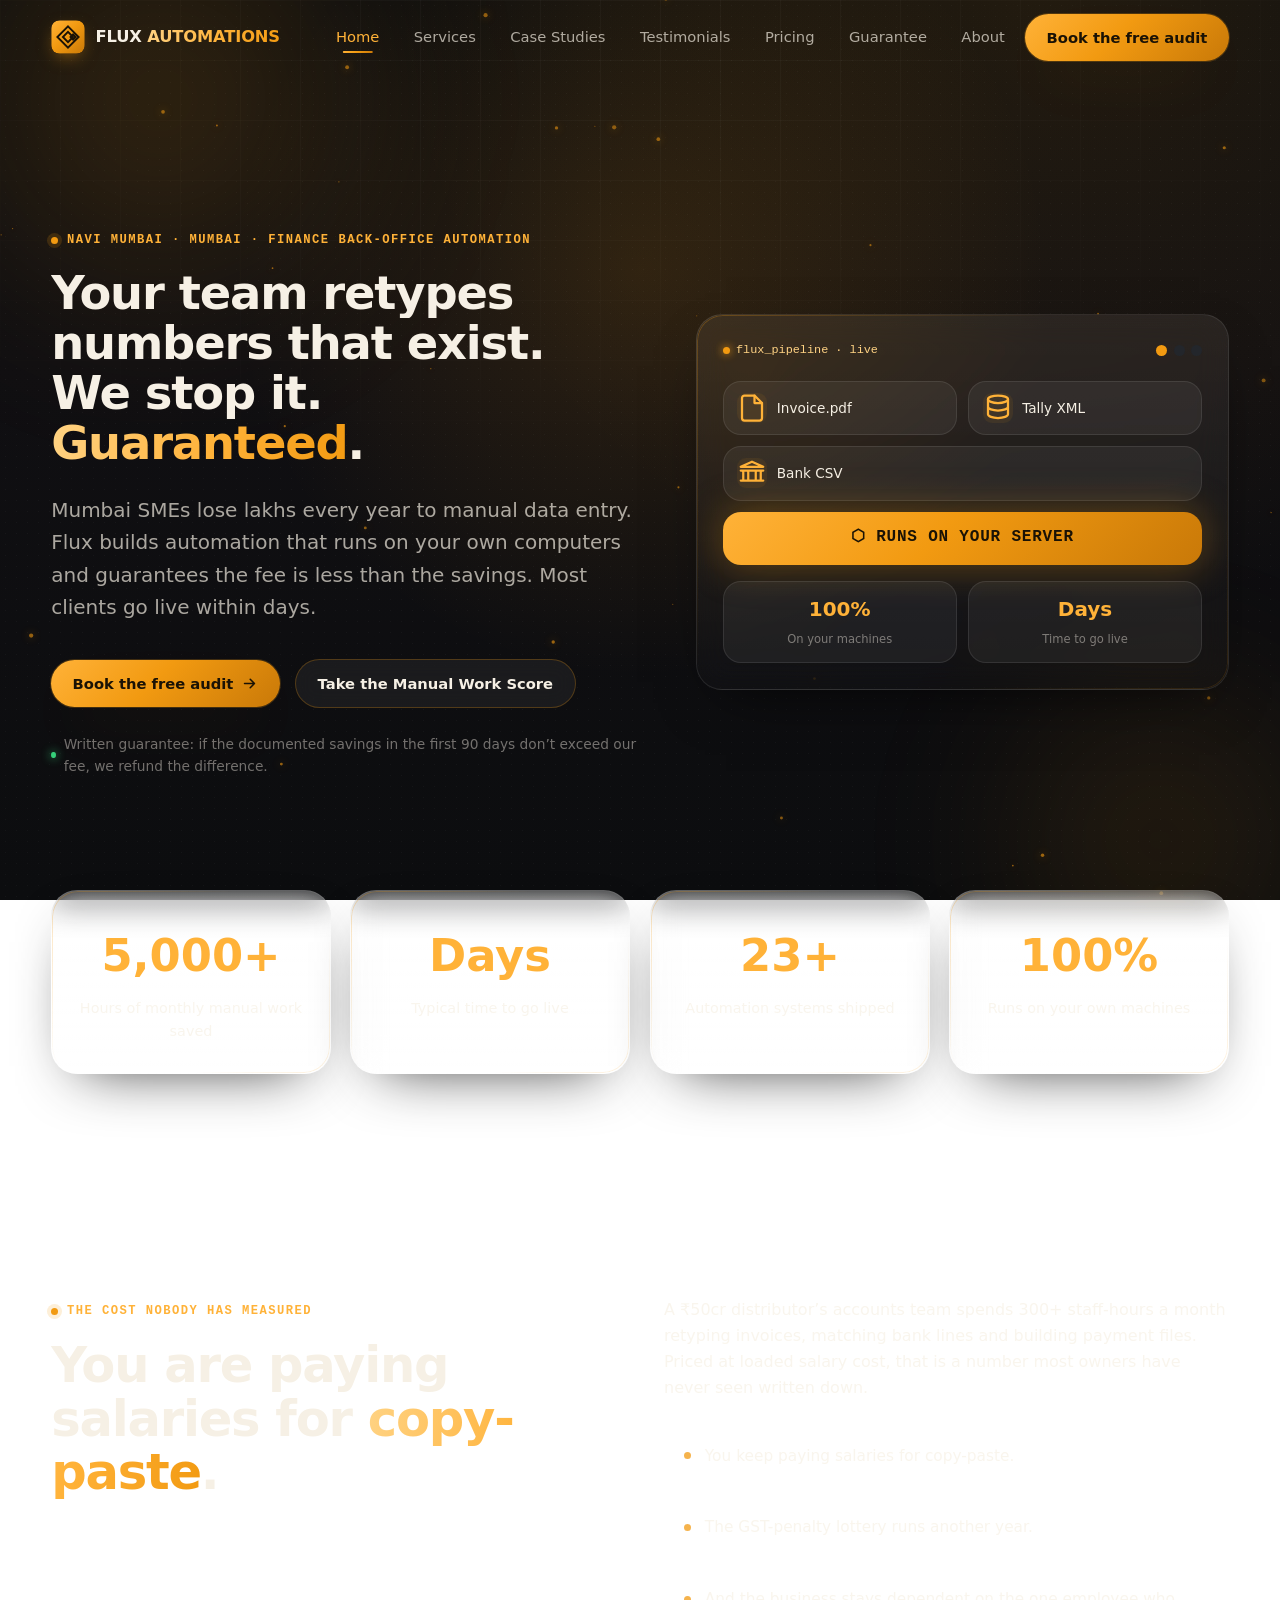
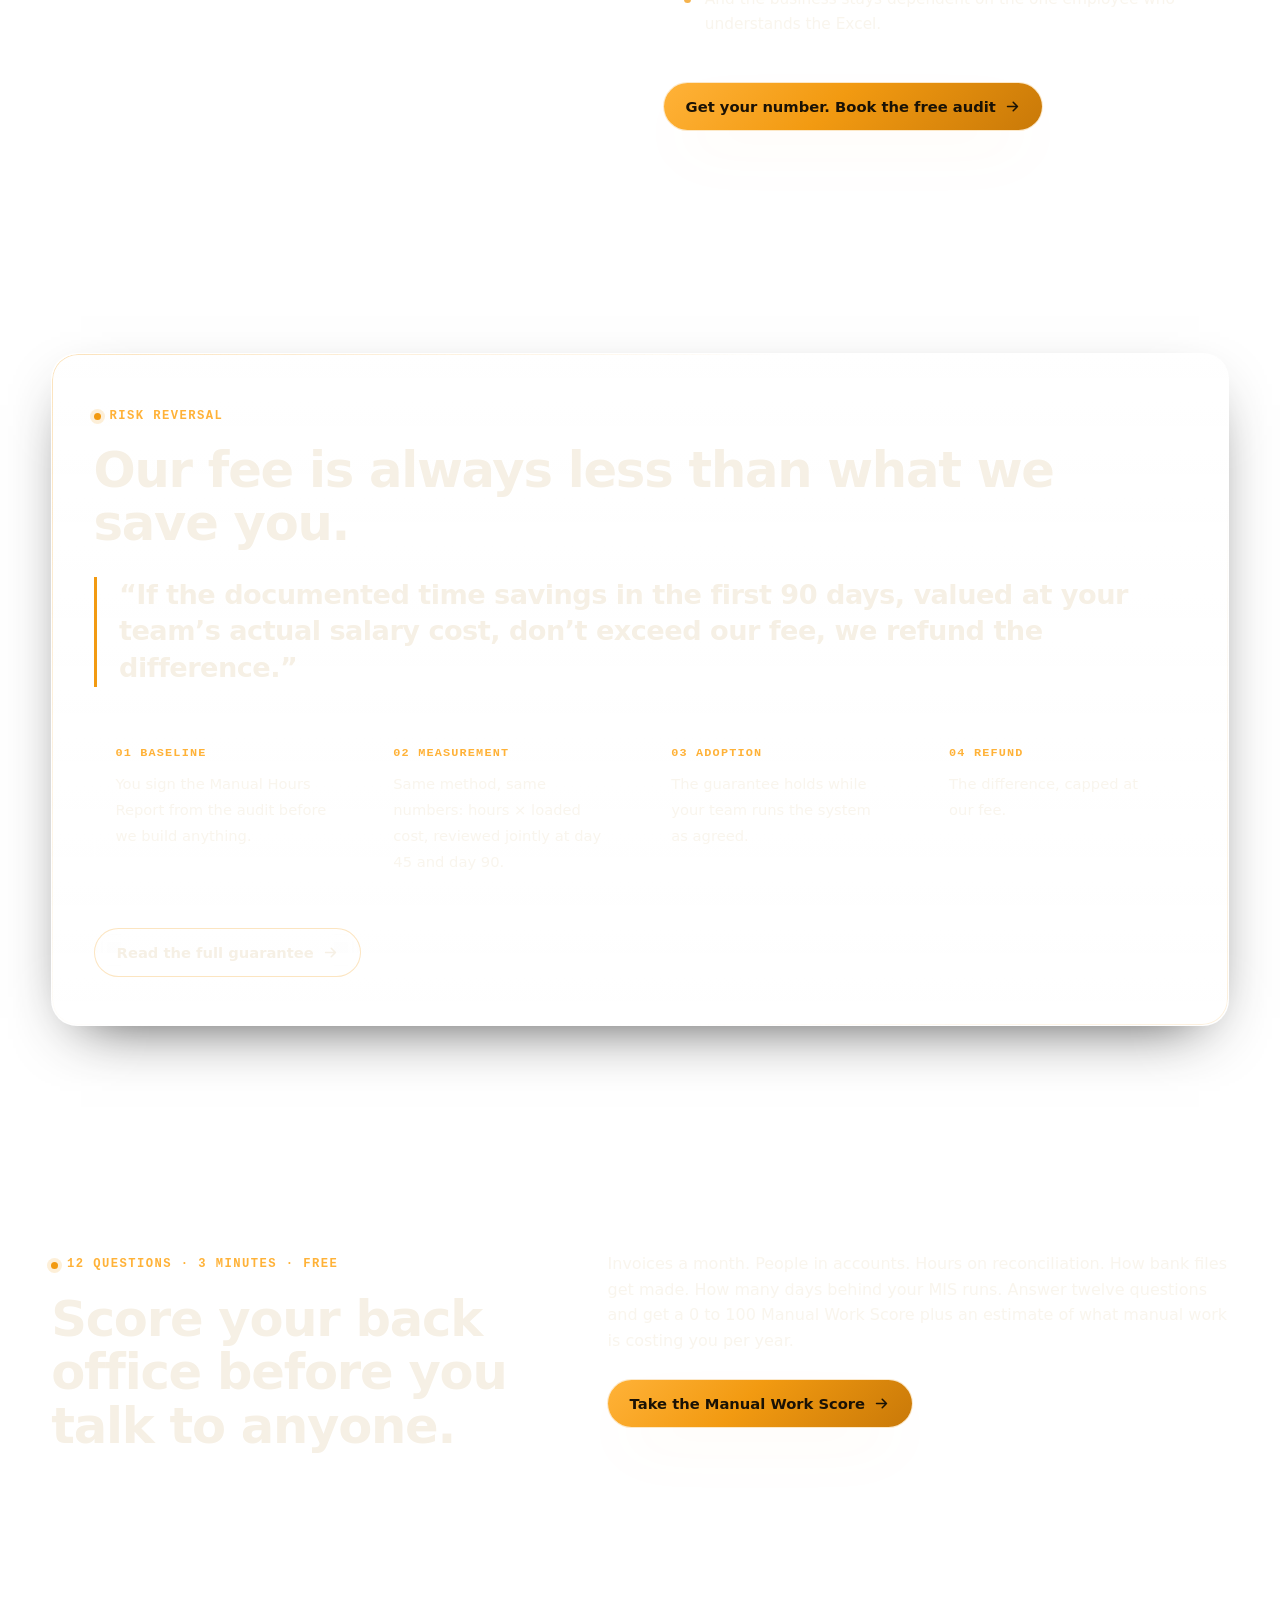
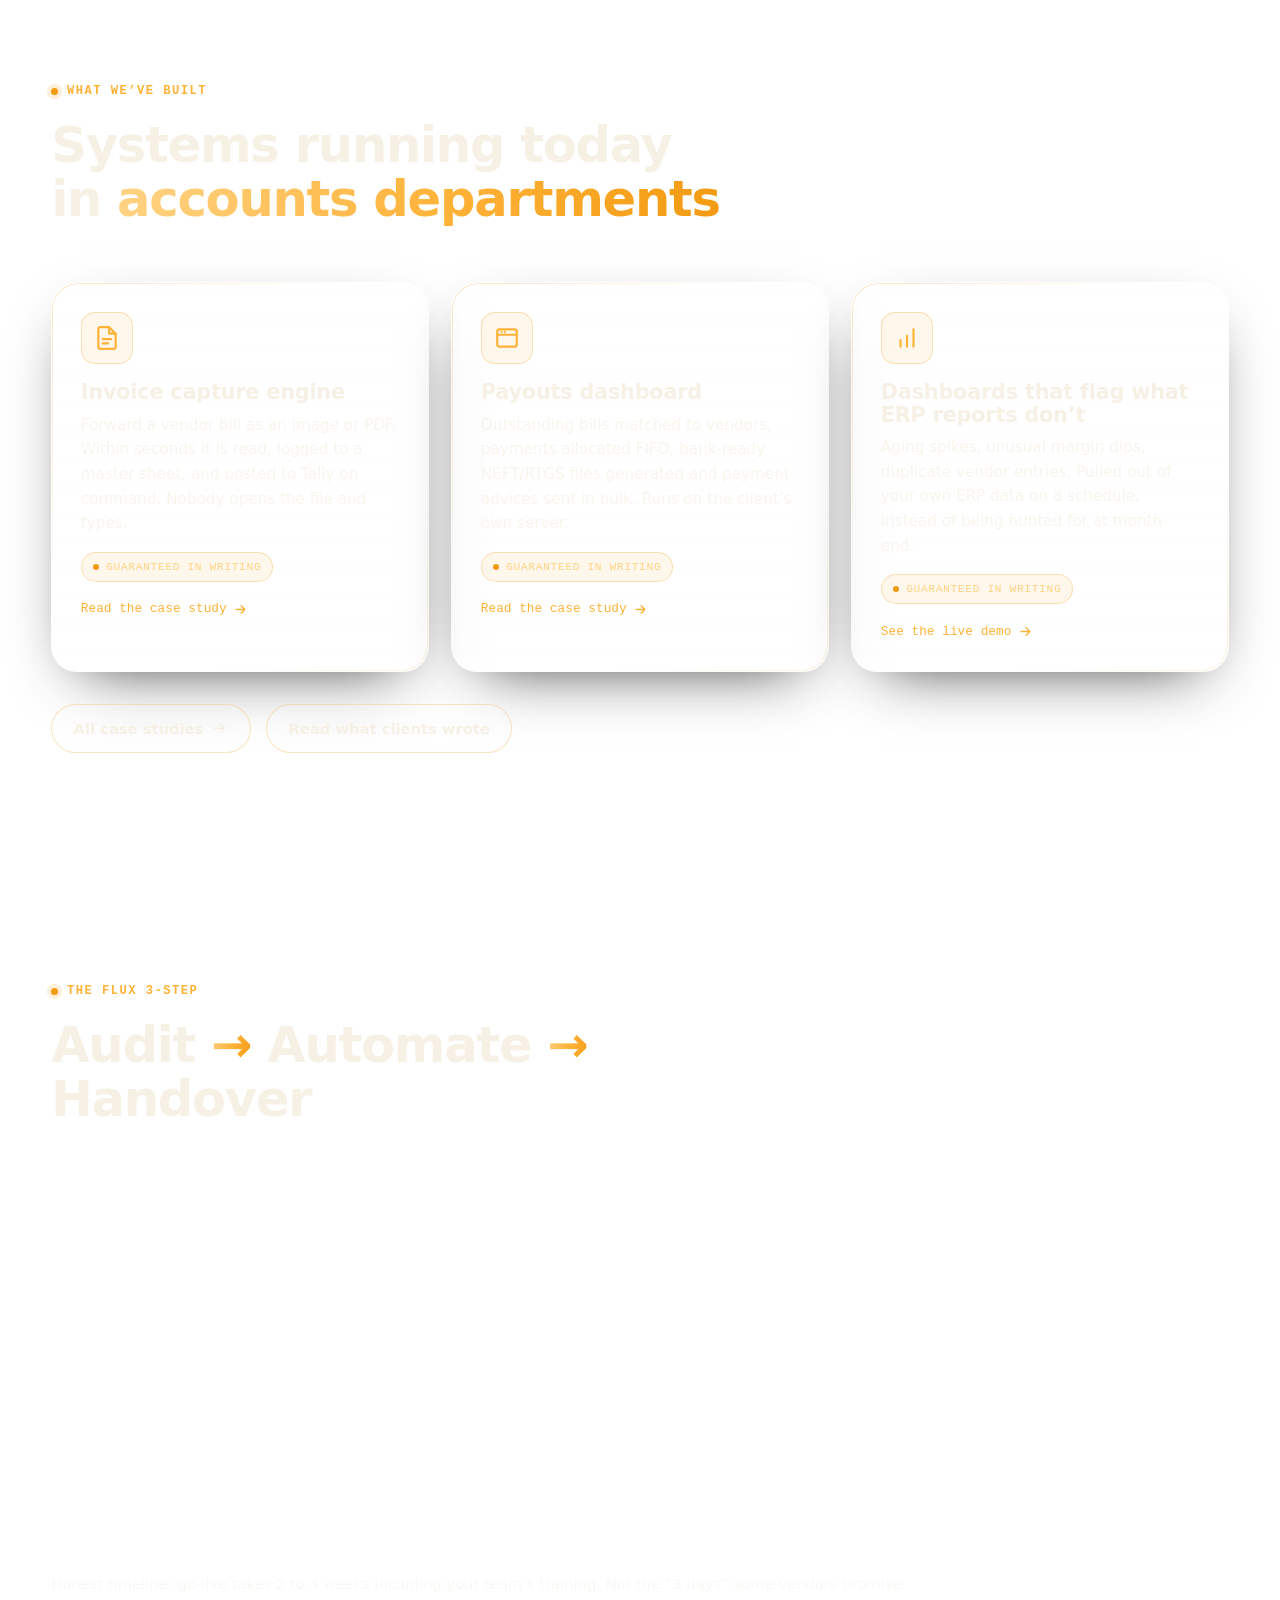
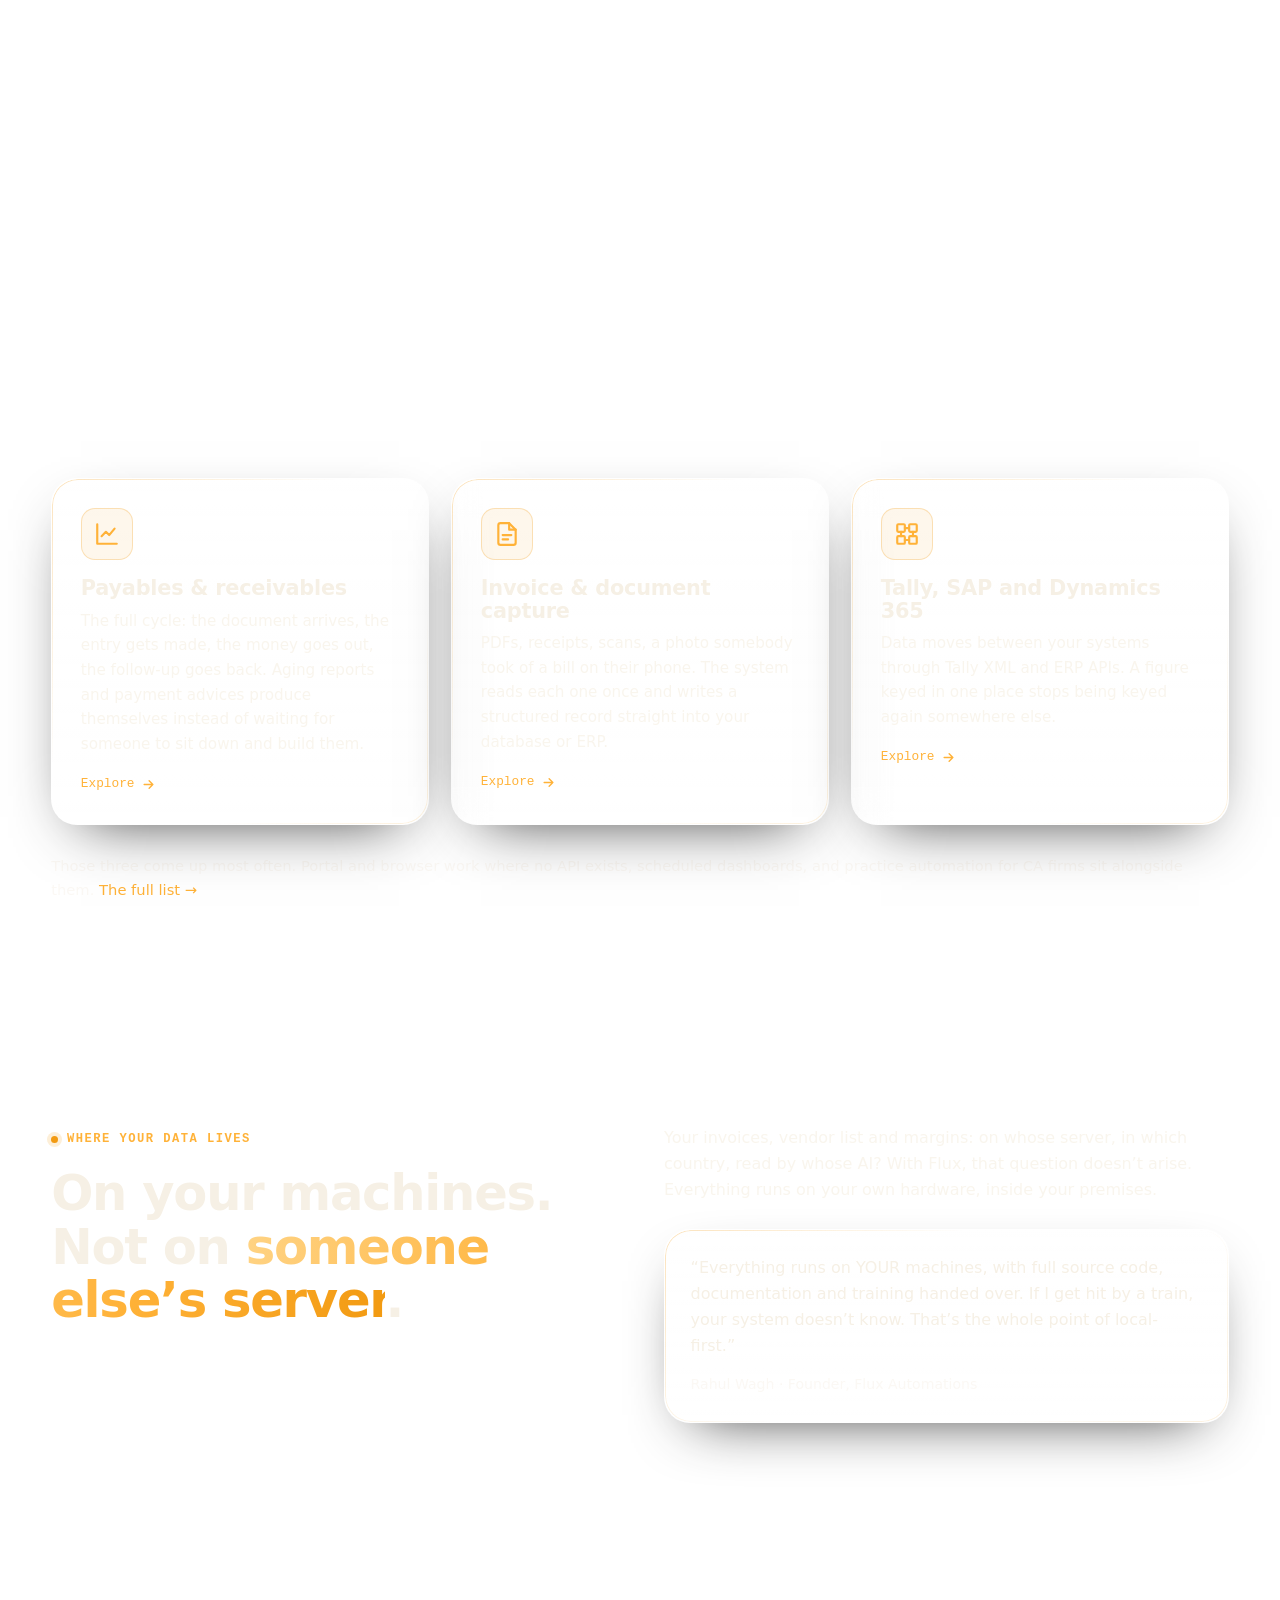
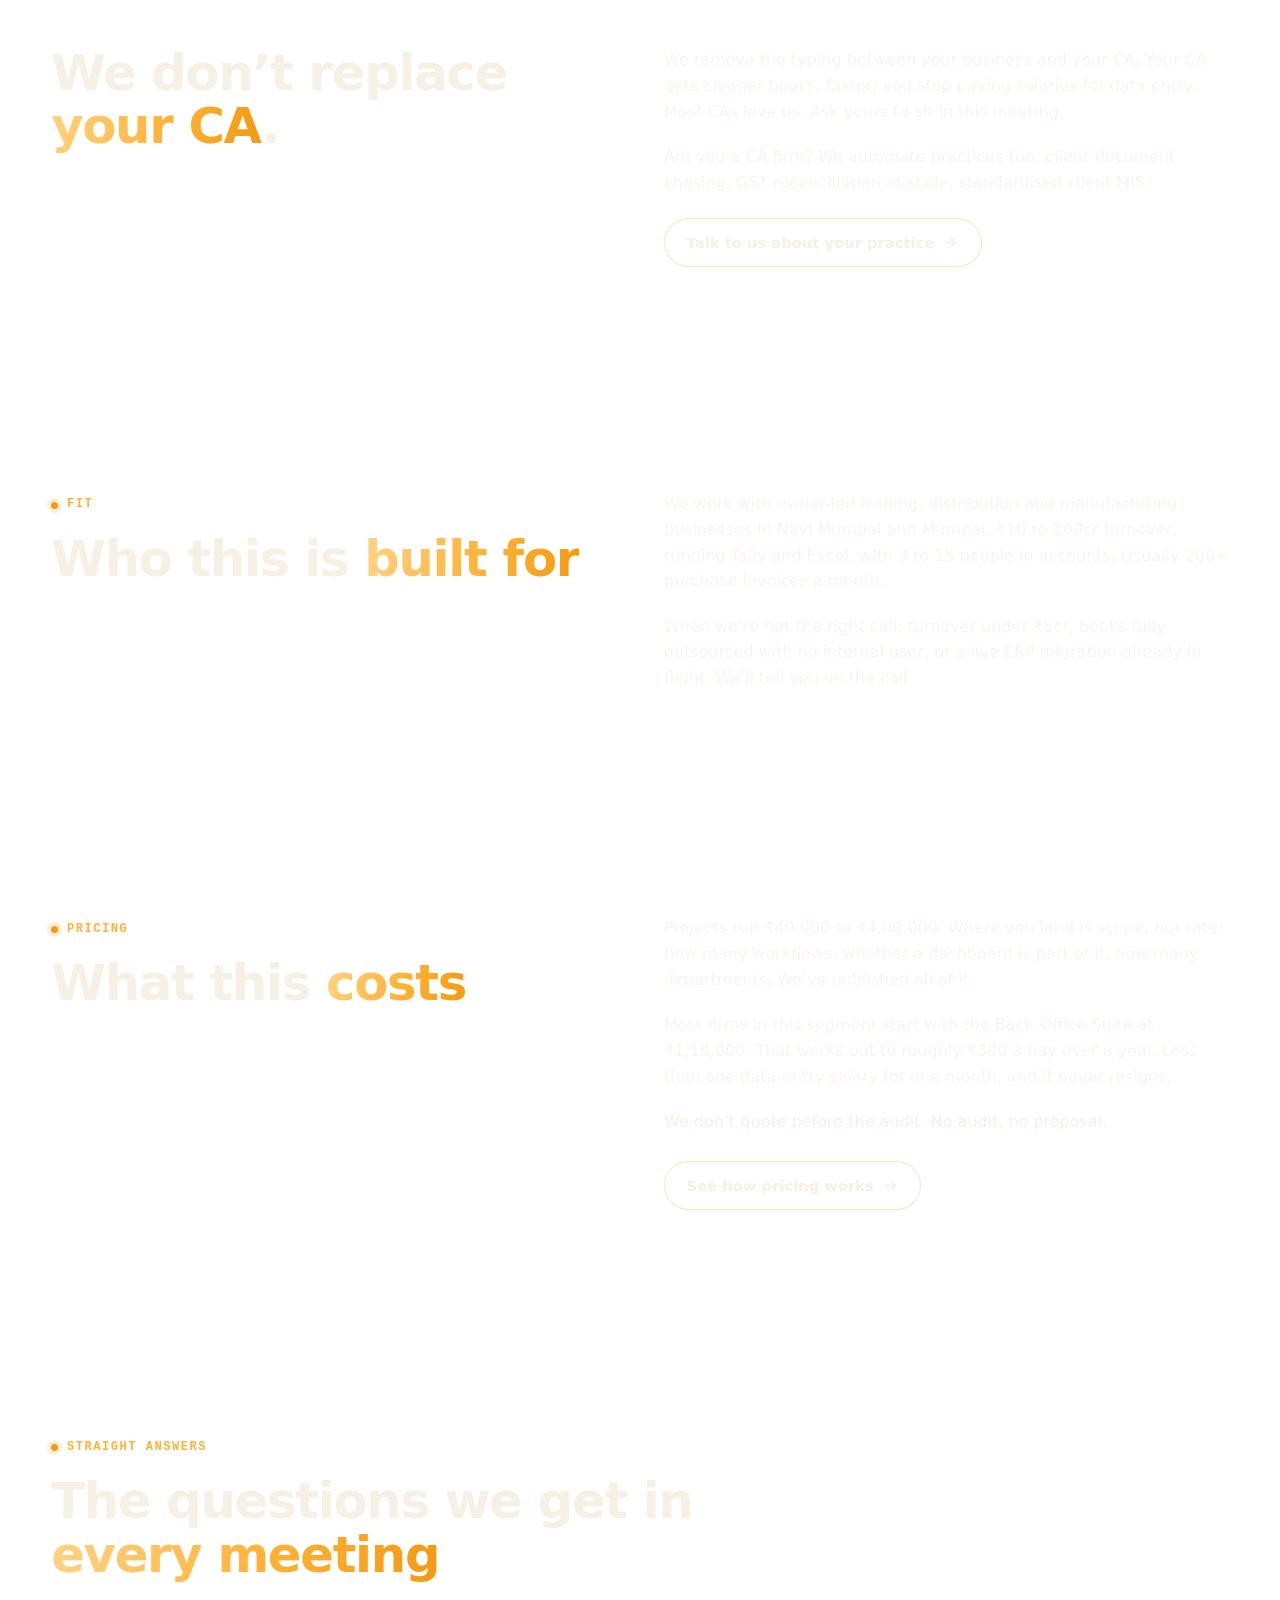
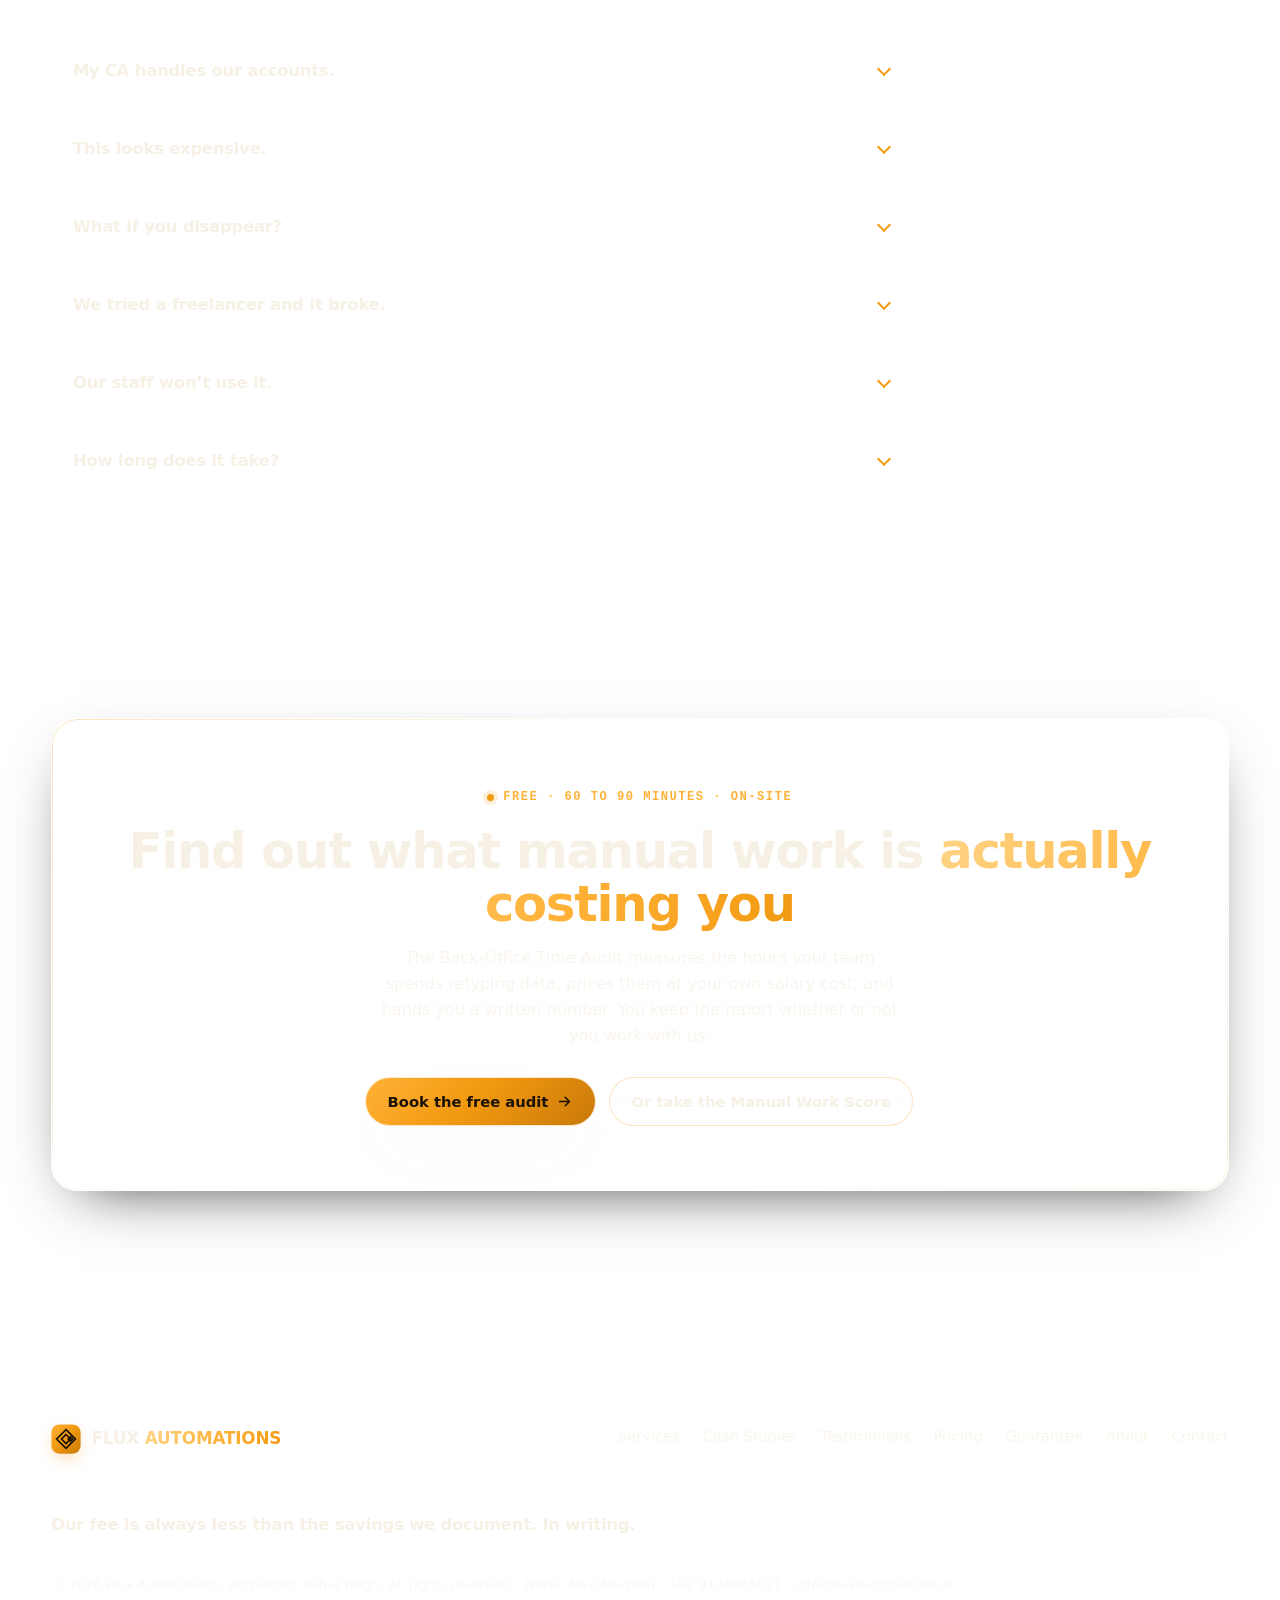
<file: index.html>
<!DOCTYPE html>
<html lang="en">
<head>
<meta charset="UTF-8">
<meta name="viewport" content="width=device-width, initial-scale=1.0">
<title>Finance Back-Office Automation, Navi Mumbai &amp; Mumbai | Flux Automations</title>
<meta name="description" content="Custom Tally automation for Navi Mumbai and Mumbai SMEs. Runs on your own machines. Written guarantee: our fee is less than the savings we document. Free Back-Office Time Audit.">
<meta name="theme-color" content="#0c0d0f">
<meta property="og:type" content="website">
<meta property="og:title" content="Finance Back-Office Automation, Navi Mumbai &amp; Mumbai | Flux Automations">
<meta property="og:description" content="Runs on your own machines. Written guarantee: our fee is less than the savings we document. Free Back-Office Time Audit.">
<meta property="og:image" content="assets/logo.png">
<meta name="twitter:card" content="summary_large_image">
<link rel="icon" type="image/png" href="assets/logo.png">
<link rel="stylesheet" href="assets/styles.css">
</head>
<body>
<svg width="0" height="0" style="position:absolute" aria-hidden="true">
  <defs>
    <linearGradient id="fluxGrad" x1="0%" y1="0%" x2="100%" y2="100%">
      <stop offset="0%" stop-color="#ffb238"/>
      <stop offset="45%" stop-color="#f29a11"/>
      <stop offset="100%" stop-color="#c97908"/>
    </linearGradient>
  </defs>
</svg>
<a class="skip-link" href="#main">Skip to content</a>

<div id="preloader" aria-hidden="true">
  <svg class="pre-mark" viewBox="0 0 160 160" role="img" aria-label="Flux loading">
    <path d="M80 12 L148 80 L80 148 L12 80 Z"></path>
    <path d="M80 44 L116 80 L80 116 L44 80 Z"></path>
    <path d="M116 62 L134 80 L116 98 L98 80 Z"></path>
  </svg>
</div>

<div class="bg-fx" aria-hidden="true">
  <div class="bg-grid"></div>
  <div class="bg-blob b1"></div>
  <div class="bg-blob b2"></div>
  <div class="bg-noise"></div>
</div>
<canvas id="embers" aria-hidden="true"></canvas>

<header class="nav">
  <div class="nav-inner">
    <a class="brand" href="index.html" aria-label="Flux Automations home">
      <svg class="mark-svg" viewBox="0 0 160 160" role="img" aria-label="Flux Automations mark">
        <rect x="2" y="2" width="156" height="156" rx="34" fill="url(#fluxGrad)"></rect>
        <g fill="none" stroke="#1a1205" stroke-width="9" stroke-linejoin="miter">
          <path d="M80 30 L130 80 L80 130 L30 80 Z"></path>
          <path d="M80 56 L104 80 L80 104 L56 80 Z"></path>
          <path d="M104 68 L116 80 L104 92 L92 80 Z"></path>
        </g>
      </svg>
      <span class="bn">FLUX <b>AUTOMATIONS</b></span>
    </a>
    <button class="nav-toggle" aria-label="Toggle menu" aria-expanded="false">
      <span></span><span></span><span></span>
    </button>
    <nav class="nav-links" aria-label="Primary">
      <a class="nl" href="index.html">Home</a>
      <a class="nl" href="services.html">Services</a>
      <a class="nl" href="work.html">Case Studies</a>
      <a class="nl" href="testimonials.html">Testimonials</a>
      <a class="nl" href="pricing.html">Pricing</a>
      <a class="nl" href="guarantee.html">Guarantee</a>
      <a class="nl" href="about.html">About</a>
      <a class="btn btn-primary" data-magnetic href="contact.html">Book the free audit</a>
    </nav>
  </div>
</header>

<main id="main">
  <!-- 1 — HERO -->
  <section class="hero">
    <div class="container hero-grid">
      <div class="hero-copy">
        <span class="eyebrow">Navi Mumbai &middot; Mumbai &middot; Finance back-office automation</span>
        <h1>
          <span class="line"><span>Your team retypes</span></span>
          <span class="line"><span>numbers that exist.</span></span>
          <span class="line"><span>We stop it. <span class="grad-text">Guaranteed</span>.</span></span>
        </h1>
        <p class="lede" data-reveal>Mumbai SMEs lose lakhs every year to manual data entry. Flux builds automation that runs on your own computers and guarantees the fee is less than the savings. Most clients go live within days.</p>
        <div class="hero-cta" data-reveal>
          <a class="btn btn-primary" data-magnetic href="contact.html">Book the free audit <svg viewBox="0 0 24 24" fill="none" stroke="currentColor" stroke-width="2.2" stroke-linecap="round" stroke-linejoin="round"><path d="M5 12h14M13 6l6 6-6 6"/></svg></a>
          <a class="btn btn-ghost" data-magnetic href="manual-work-score.html">Take the Manual Work Score</a>
        </div>
        <p class="hero-note">Written guarantee: if the documented savings in the first 90 days don&rsquo;t exceed our fee, we refund the difference.</p>
      </div>

      <div class="glass tilt pipe" data-reveal data-delay="2">
        <span class="spot"></span>
        <div class="pipe-top">
          <span class="pipe-live">flux_pipeline &middot; live</span>
          <span class="dotrow"><i></i><i></i><i></i></span>
        </div>
        <div class="pipe-flow">
          <div class="pipe-row">
            <div class="pipe-node"><span class="ic"><svg viewBox="0 0 24 24" fill="none" stroke="currentColor" stroke-width="1.8" stroke-linecap="round" stroke-linejoin="round"><path d="M14 2H6a2 2 0 0 0-2 2v16a2 2 0 0 0 2 2h12a2 2 0 0 0 2-2V8z"/><path d="M14 2v6h6"/></svg></span> Invoice.pdf</div>
            <div class="pipe-node"><span class="ic"><svg viewBox="0 0 24 24" fill="none" stroke="currentColor" stroke-width="1.8" stroke-linecap="round" stroke-linejoin="round"><ellipse cx="12" cy="5" rx="8" ry="3"/><path d="M4 5v6c0 1.7 3.6 3 8 3s8-1.3 8-3V5M4 11v6c0 1.7 3.6 3 8 3s8-1.3 8-3v-6"/></svg></span> Tally XML</div>
          </div>
          <div class="pipe-node"><span class="ic"><svg viewBox="0 0 24 24" fill="none" stroke="currentColor" stroke-width="1.8" stroke-linecap="round" stroke-linejoin="round"><path d="M3 10h18M5 10v8M9 10v8M15 10v8M19 10v8M3 18h18M12 3 3 7h18z"/></svg></span> Bank CSV</div>
          <div class="pipe-engine">&#11041; RUNS ON YOUR SERVER</div>
          <div class="pipe-stats">
            <div class="pipe-stat"><b>100%</b><span>On your machines</span></div>
            <div class="pipe-stat"><b>Days</b><span>Time to go live</span></div>
          </div>
        </div>
      </div>
    </div>
  </section>

  <!-- proof band -->
  <section class="section" style="padding-top:2rem">
    <div class="container">
      <div class="stats-band">
        <div class="glass tilt stat-card" data-reveal data-delay="1"><span class="spot"></span><div class="num"><span data-count="5000" data-suffix="+">0</span></div><div class="lbl">Hours of monthly manual work saved</div></div>
        <div class="glass tilt stat-card" data-reveal data-delay="2"><span class="spot"></span><div class="num">Days</div><div class="lbl">Typical time to go live</div></div>
        <div class="glass tilt stat-card" data-reveal data-delay="3"><span class="spot"></span><div class="num"><span data-count="23">0</span>+</div><div class="lbl">Automation systems shipped</div></div>
        <div class="glass tilt stat-card" data-reveal data-delay="4"><span class="spot"></span><div class="num">100%</div><div class="lbl">Runs on your own machines</div></div>
      </div>
    </div>
  </section>

  <!-- 2 — THE BLEED -->
  <section class="section" id="bleed">
    <div class="container">
      <div class="split">
        <div class="col" data-reveal>
          <span class="eyebrow">The cost nobody has measured</span>
          <h2>You are paying salaries for <span class="grad-text">copy-paste</span>.</h2>
        </div>
        <div class="col" data-reveal data-delay="1">
          <p>A &#8377;50cr distributor&rsquo;s accounts team spends 300+ staff-hours a month retyping invoices, matching bank lines and building payment files. Priced at loaded salary cost, that is a number most owners have never seen written down.</p>
          <div class="stake-list">
            <div class="stake">You keep paying salaries for copy-paste.</div>
            <div class="stake">The GST-penalty lottery runs another year.</div>
            <div class="stake">And the business stays dependent on the one employee who understands the Excel.</div>
          </div>
          <div class="cta-row" style="margin-top:1.8rem">
            <a class="btn btn-primary" data-magnetic href="contact.html">Get your number. Book the free audit <svg viewBox="0 0 24 24" fill="none" stroke="currentColor" stroke-width="2.2" stroke-linecap="round" stroke-linejoin="round"><path d="M5 12h14M13 6l6 6-6 6"/></svg></a>
          </div>
        </div>
      </div>
    </div>
  </section>

  <!-- 3 — THE GUARANTEE -->
  <section class="section" id="guarantee">
    <div class="container">
      <div class="glass tilt guarantee-band" data-reveal>
        <span class="spot"></span>
        <span class="eyebrow">Risk reversal</span>
        <h2>Our fee is always less than what we save you.</h2>
        <p class="guarantee-quote">&ldquo;If the documented time savings in the first 90 days, valued at your team&rsquo;s actual salary cost, don&rsquo;t exceed our fee, we refund the difference.&rdquo;</p>
        <div class="guarantee-steps">
          <div class="gstep"><b>01 Baseline</b><span>You sign the Manual Hours Report from the audit before we build anything.</span></div>
          <div class="gstep"><b>02 Measurement</b><span>Same method, same numbers: hours &times; loaded cost, reviewed jointly at day 45 and day 90.</span></div>
          <div class="gstep"><b>03 Adoption</b><span>The guarantee holds while your team runs the system as agreed.</span></div>
          <div class="gstep"><b>04 Refund</b><span>The difference, capped at our fee.</span></div>
        </div>
        <div class="cta-row" style="margin-top:2rem">
          <a class="btn btn-ghost" data-magnetic href="guarantee.html">Read the full guarantee <svg viewBox="0 0 24 24" fill="none" stroke="currentColor" stroke-width="2.2" stroke-linecap="round" stroke-linejoin="round"><path d="M5 12h14M13 6l6 6-6 6"/></svg></a>
        </div>
      </div>
    </div>
  </section>

  <!-- 4 — MANUAL WORK SCORE -->
  <section class="section">
    <div class="container">
      <div class="split narrow">
        <div class="col" data-reveal>
          <span class="eyebrow">12 questions &middot; 3 minutes &middot; free</span>
          <h2>Score your back office before you talk to anyone.</h2>
        </div>
        <div class="col" data-reveal data-delay="1">
          <p>Invoices a month. People in accounts. Hours on reconciliation. How bank files get made. How many days behind your MIS runs. Answer twelve questions and get a 0 to 100 Manual Work Score plus an estimate of what manual work is costing you per year.</p>
          <div class="cta-row" style="margin-top:1.6rem">
            <a class="btn btn-primary" data-magnetic href="manual-work-score.html">Take the Manual Work Score <svg viewBox="0 0 24 24" fill="none" stroke="currentColor" stroke-width="2.2" stroke-linecap="round" stroke-linejoin="round"><path d="M5 12h14M13 6l6 6-6 6"/></svg></a>
          </div>
        </div>
      </div>
    </div>
  </section>

  <!-- 5 — CASE STUDIES -->
  <section class="section">
    <div class="container">
      <div class="section-head" data-reveal>
        <span class="eyebrow">What we&rsquo;ve built</span>
        <h2>Systems running today in <span class="grad-text">accounts departments</span></h2>
      </div>
      <div class="svc-grid">
        <article class="glass tilt svc-card" data-reveal data-delay="1">
          <span class="spot"></span>
          <div class="svc-ic"><svg viewBox="0 0 24 24" fill="none" stroke="currentColor" stroke-width="2" stroke-linecap="round" stroke-linejoin="round"><path d="M14 2H6a2 2 0 0 0-2 2v16a2 2 0 0 0 2 2h12a2 2 0 0 0 2-2V8z"/><path d="M14 2v6h6"/><path d="M8 13h8M8 17h5"/></svg></div>
          <h3>Invoice capture engine</h3>
          <p>Forward a vendor bill as an image or PDF. Within seconds it is read, logged to a master sheet, and posted to Tally on command. Nobody opens the file and types.</p>
          <span class="badge-guar" style="margin-top:1rem">Guaranteed in writing</span>
          <a class="more" href="work.html">Read the case study <svg viewBox="0 0 24 24" fill="none" stroke="currentColor" stroke-width="2.2" stroke-linecap="round" stroke-linejoin="round"><path d="M5 12h14M13 6l6 6-6 6"/></svg></a>
        </article>
        <article class="glass tilt svc-card" data-reveal data-delay="2">
          <span class="spot"></span>
          <div class="svc-ic"><svg viewBox="0 0 24 24" fill="none" stroke="currentColor" stroke-width="2" stroke-linecap="round" stroke-linejoin="round"><rect x="3" y="4" width="18" height="16" rx="2"/><path d="M3 9h18M7 6.5h.01M10 6.5h.01"/></svg></div>
          <h3>Payouts dashboard</h3>
          <p>Outstanding bills matched to vendors, payments allocated FIFO, bank-ready NEFT/RTGS files generated and payment advices sent in bulk. Runs on the client&rsquo;s own server.</p>
          <span class="badge-guar" style="margin-top:1rem">Guaranteed in writing</span>
          <a class="more" href="work.html">Read the case study <svg viewBox="0 0 24 24" fill="none" stroke="currentColor" stroke-width="2.2" stroke-linecap="round" stroke-linejoin="round"><path d="M5 12h14M13 6l6 6-6 6"/></svg></a>
        </article>
        <article class="glass tilt svc-card" data-reveal data-delay="3">
          <span class="spot"></span>
          <div class="svc-ic"><svg viewBox="0 0 24 24" fill="none" stroke="currentColor" stroke-width="2" stroke-linecap="round" stroke-linejoin="round"><path d="M12 20V10M18 20V4M6 20v-6"/></svg></div>
          <h3>Dashboards that flag what ERP reports don&rsquo;t</h3>
          <p>Aging spikes, unusual margin dips, duplicate vendor entries. Pulled out of your own ERP data on a schedule, instead of being hunted for at month-end.</p>
          <span class="badge-guar" style="margin-top:1rem">Guaranteed in writing</span>
          <a class="more" href="dashboarddemo.html">See the live demo <svg viewBox="0 0 24 24" fill="none" stroke="currentColor" stroke-width="2.2" stroke-linecap="round" stroke-linejoin="round"><path d="M5 12h14M13 6l6 6-6 6"/></svg></a>
        </article>
      </div>
      <div class="cta-row" style="margin-top:2rem">
        <a class="btn btn-ghost" data-magnetic href="work.html">All case studies <svg viewBox="0 0 24 24" fill="none" stroke="currentColor" stroke-width="2.2" stroke-linecap="round" stroke-linejoin="round"><path d="M5 12h14M13 6l6 6-6 6"/></svg></a>
        <a class="btn btn-ghost" data-magnetic href="testimonials.html">Read what clients wrote</a>
      </div>
    </div>
  </section>

  <!-- 6 — THE FLUX 3-STEP -->
  <section class="section" id="process">
    <div class="container">
      <div class="section-head" data-reveal>
        <span class="eyebrow">The Flux 3-Step</span>
        <h2>Audit <span class="grad-text">&rarr;</span> Automate <span class="grad-text">&rarr;</span> Handover</h2>
      </div>
      <div class="steps">
        <div class="glass tilt step" data-reveal data-delay="1">
          <span class="spot"></span>
          <div class="n">01</div>
          <h3>Audit</h3>
          <p>We sit in your accounts department for 60 to 90 minutes and measure exactly what manual work costs you in rupees.</p>
          <p>You get a two or three page Manual Hours Report: hours per task, priced at your own salary cost, the automations that recover most of it, and the payback period. Yours to keep either way.</p>
        </div>
        <div class="glass tilt step" data-reveal data-delay="2">
          <span class="spot"></span>
          <div class="n">02</div>
          <h3>Automate</h3>
          <p>We build it and put it live on your own hardware, in days. Nothing reaches production until your operator has approved the field mapping.</p>
        </div>
        <div class="glass tilt step" data-reveal data-delay="3">
          <span class="spot"></span>
          <div class="n">03</div>
          <h3>Handover</h3>
          <p>You get the documentation, the training for whoever operates it, and support after go-live. From then on your team runs the system day to day. You own it outright, source code included.</p>
        </div>
      </div>
      <p class="step-note">Honest timeline: go-live takes 2 to 3 weeks including your team&rsquo;s training. Not the &ldquo;3 days&rdquo; some vendors promise.</p>
    </div>
  </section>

  <!-- 7 — WHAT WE AUTOMATE -->
  <section class="section" id="services">
    <div class="container">
      <div class="section-head" data-reveal>
        <span class="eyebrow">What we automate</span>
        <h2>Finance back-office work, <span class="grad-text">and what surrounds it</span></h2>
      </div>
      <div class="svc-grid">
        <article class="glass tilt svc-card" data-reveal data-delay="1">
          <span class="spot"></span>
          <div class="svc-ic"><svg viewBox="0 0 24 24" fill="none" stroke="currentColor" stroke-width="2" stroke-linecap="round" stroke-linejoin="round"><path d="M3 3v18h18"/><path d="M7 14l4-4 3 3 5-6"/></svg></div>
          <h3>Payables &amp; receivables</h3>
          <p>The full cycle: the document arrives, the entry gets made, the money goes out, the follow-up goes back. Aging reports and payment advices produce themselves instead of waiting for someone to sit down and build them.</p>
          <a class="more" href="services.html">Explore <svg viewBox="0 0 24 24" fill="none" stroke="currentColor" stroke-width="2.2" stroke-linecap="round" stroke-linejoin="round"><path d="M5 12h14M13 6l6 6-6 6"/></svg></a>
        </article>
        <article class="glass tilt svc-card" data-reveal data-delay="2">
          <span class="spot"></span>
          <div class="svc-ic"><svg viewBox="0 0 24 24" fill="none" stroke="currentColor" stroke-width="2" stroke-linecap="round" stroke-linejoin="round"><path d="M14 2H6a2 2 0 0 0-2 2v16a2 2 0 0 0 2 2h12a2 2 0 0 0 2-2V8z"/><path d="M14 2v6h6"/><path d="M8 13h8M8 17h5"/></svg></div>
          <h3>Invoice &amp; document capture</h3>
          <p>PDFs, receipts, scans, a photo somebody took of a bill on their phone. The system reads each one once and writes a structured record straight into your database or ERP.</p>
          <a class="more" href="services.html">Explore <svg viewBox="0 0 24 24" fill="none" stroke="currentColor" stroke-width="2.2" stroke-linecap="round" stroke-linejoin="round"><path d="M5 12h14M13 6l6 6-6 6"/></svg></a>
        </article>
        <article class="glass tilt svc-card" data-reveal data-delay="3">
          <span class="spot"></span>
          <div class="svc-ic"><svg viewBox="0 0 24 24" fill="none" stroke="currentColor" stroke-width="2" stroke-linecap="round" stroke-linejoin="round"><rect x="3" y="3" width="7" height="7" rx="1"/><rect x="14" y="3" width="7" height="7" rx="1"/><rect x="14" y="14" width="7" height="7" rx="1"/><rect x="3" y="14" width="7" height="7" rx="1"/><path d="M10 6.5h4M6.5 10v4M17.5 10v4M10 17.5h4"/></svg></div>
          <h3>Tally, SAP and Dynamics 365</h3>
          <p>Data moves between your systems through Tally XML and ERP APIs. A figure keyed in one place stops being keyed again somewhere else.</p>
          <a class="more" href="services.html">Explore <svg viewBox="0 0 24 24" fill="none" stroke="currentColor" stroke-width="2.2" stroke-linecap="round" stroke-linejoin="round"><path d="M5 12h14M13 6l6 6-6 6"/></svg></a>
        </article>
      </div>
      <p class="step-note">Those three come up most often. Portal and browser work where no API exists, scheduled dashboards, and practice automation for CA firms sit alongside them. <a href="services.html#capabilities" style="color:var(--amber-bright)">The full list &rarr;</a></p>
    </div>
  </section>

  <!-- 8 — ON-PREMISE -->
  <section class="section" id="on-premise">
    <div class="container">
      <div class="split">
        <div class="col" data-reveal>
          <span class="eyebrow">Where your data lives</span>
          <h2>On your machines. Not on <span class="grad-text">someone else&rsquo;s server</span>.</h2>
        </div>
        <div class="col" data-reveal data-delay="1">
          <p>Your invoices, vendor list and margins: on whose server, in which country, read by whose AI? With Flux, that question doesn&rsquo;t arise. Everything runs on your own hardware, inside your premises.</p>
          <div class="glass" style="padding:1.6rem;margin-top:1.6rem">
            <p style="color:var(--cream)">&ldquo;Everything runs on YOUR machines, with full source code, documentation and training handed over. If I get hit by a train, your system doesn&rsquo;t know. That&rsquo;s the whole point of local-first.&rdquo;</p>
            <p style="margin-top:.9rem;font-size:.88rem;color:var(--cream-faint)">Rahul Wagh &middot; Founder, Flux Automations</p>
          </div>
        </div>
      </div>
    </div>
  </section>

  <!-- 9 — THE CA LINE -->
  <section class="section" id="your-ca">
    <div class="container">
      <div class="split">
        <div class="col" data-reveal>
          <h2>We don&rsquo;t replace <span class="grad-text">your CA</span>.</h2>
        </div>
        <div class="col" data-reveal data-delay="1">
          <p>We remove the typing between your business and your CA. Your CA gets cleaner books, faster; you stop paying salaries for data entry. Most CAs love us. Ask yours to sit in this meeting.</p>
          <p style="margin-top:1.2rem">Are you a CA firm? We automate practices too: client-document chasing, GST reconciliation at scale, standardised client MIS.</p>
          <div class="cta-row" style="margin-top:1.4rem">
            <a class="btn btn-ghost" data-magnetic href="services.html#ca-firms">Talk to us about your practice <svg viewBox="0 0 24 24" fill="none" stroke="currentColor" stroke-width="2.2" stroke-linecap="round" stroke-linejoin="round"><path d="M5 12h14M13 6l6 6-6 6"/></svg></a>
          </div>
        </div>
      </div>
    </div>
  </section>

  <!-- 10 — WHO THIS IS FOR -->
  <section class="section" id="fit">
    <div class="container">
      <div class="split">
        <div class="col" data-reveal>
          <span class="eyebrow">Fit</span>
          <h2>Who this is <span class="grad-text">built for</span></h2>
        </div>
        <div class="col" data-reveal data-delay="1">
          <p>We work with owner-led trading, distribution and manufacturing businesses in Navi Mumbai and Mumbai, &#8377;10 to 100cr turnover, running Tally and Excel, with 3 to 15 people in accounts. Usually 200+ purchase invoices a month.</p>
          <p style="margin-top:1.2rem">When we&rsquo;re not the right call: turnover under &#8377;5cr, books fully outsourced with no internal user, or a live ERP migration already in flight. We&rsquo;ll tell you on the call.</p>
        </div>
      </div>
    </div>
  </section>

  <!-- 11 — WHAT IT COSTS -->
  <section class="section" id="cost">
    <div class="container">
      <div class="split">
        <div class="col" data-reveal>
          <span class="eyebrow">Pricing</span>
          <h2>What this <span class="grad-text">costs</span></h2>
        </div>
        <div class="col" data-reveal data-delay="1">
          <p>Projects run &#8377;40,000 to &#8377;4,00,000. Where you land is scope, not rate: how many workflows, whether a dashboard is part of it, how many departments. We&rsquo;ve published all of it.</p>
          <p style="margin-top:1.2rem">Most firms in this segment start with the Back-Office Suite at &#8377;1,10,000. That works out to roughly &#8377;300 a day over a year. Less than one data-entry salary for one month, and it never resigns.</p>
          <p style="margin-top:1.2rem;color:var(--cream)">We don&rsquo;t quote before the audit. No audit, no proposal.</p>
          <div class="cta-row" style="margin-top:1.6rem">
            <a class="btn btn-ghost" data-magnetic href="pricing.html">See how pricing works <svg viewBox="0 0 24 24" fill="none" stroke="currentColor" stroke-width="2.2" stroke-linecap="round" stroke-linejoin="round"><path d="M5 12h14M13 6l6 6-6 6"/></svg></a>
          </div>
        </div>
      </div>
    </div>
  </section>

  <!-- 12 — FAQ -->
  <section class="section" id="faq">
    <div class="container">
      <div class="section-head" data-reveal>
        <span class="eyebrow">Straight answers</span>
        <h2>The questions we get in <span class="grad-text">every meeting</span></h2>
      </div>
      <div class="faq" data-reveal>
        <details class="faq-item">
          <summary>My CA handles our accounts.</summary>
          <p>And he&rsquo;ll keep handling them. We remove the typing between you and him. Ask him to join the meeting; CAs usually become our biggest fans.</p>
        </details>
        <details class="faq-item">
          <summary>This looks expensive.</summary>
          <p>Compared to the number your audit shows? We can remove modules, not make the same work cheaper. The guarantee doesn&rsquo;t survive corner-cutting.</p>
        </details>
        <details class="faq-item">
          <summary>What if you disappear?</summary>
          <p>Everything runs on your machines, with full source code, documentation and training handed over. If I get hit by a train, your system doesn&rsquo;t know. That&rsquo;s the whole point of local-first.</p>
        </details>
        <details class="faq-item">
          <summary>We tried a freelancer and it broke.</summary>
          <p>That&rsquo;s the most common audit we do. Freelancers leave scripts; we leave systems: documented, guaranteed, supported. What broke, specifically?</p>
        </details>
        <details class="faq-item">
          <summary>Our staff won&rsquo;t use it.</summary>
          <p>Nobody here loses a job. The typing goes away; the control stays with you. You&rsquo;ll approve everything the system posts. Frankly, you become more valuable. You&rsquo;ll be the person who runs the automation. Every client&rsquo;s operator gets Flux Certified Operator training and certification.</p>
        </details>
        <details class="faq-item">
          <summary>How long does it take?</summary>
          <p>2 to 3 weeks including your team&rsquo;s training. Not the &ldquo;3 days&rdquo; some vendors promise.</p>
        </details>
      </div>
    </div>
  </section>

  <!-- 13 — FINAL CTA -->
  <section class="section">
    <div class="container">
      <div class="glass tilt cta-strip" data-reveal>
        <span class="spot"></span>
        <span class="eyebrow">Free &middot; 60 to 90 minutes &middot; on-site</span>
        <h2>Find out what manual work is <span class="grad-text">actually costing you</span></h2>
        <p>The Back-Office Time Audit measures the hours your team spends retyping data, prices them at your own salary cost, and hands you a written number. You keep the report whether or not you work with us.</p>
        <div class="cta-row">
          <a class="btn btn-primary" data-magnetic href="contact.html">Book the free audit <svg viewBox="0 0 24 24" fill="none" stroke="currentColor" stroke-width="2.2" stroke-linecap="round" stroke-linejoin="round"><path d="M5 12h14M13 6l6 6-6 6"/></svg></a>
          <a class="btn btn-ghost" data-magnetic href="manual-work-score.html">Or take the Manual Work Score</a>
        </div>
      </div>
    </div>
  </section>

</main>

<footer class="footer">
  <div class="container">
    <div class="footer-grid">
      <a class="brand" href="index.html">
        <svg class="mark-svg" viewBox="0 0 160 160" role="img" aria-label="Flux Automations mark">
        <rect x="2" y="2" width="156" height="156" rx="34" fill="url(#fluxGrad)"></rect>
        <g fill="none" stroke="#1a1205" stroke-width="9" stroke-linejoin="miter">
          <path d="M80 30 L130 80 L80 130 L30 80 Z"></path>
          <path d="M80 56 L104 80 L80 104 L56 80 Z"></path>
          <path d="M104 68 L116 80 L104 92 L92 80 Z"></path>
        </g>
      </svg>
        <span class="bn">FLUX <b>AUTOMATIONS</b></span>
      </a>
      <nav class="footer-links" aria-label="Footer">
        <a href="services.html">Services</a>
        <a href="work.html">Case Studies</a>
        <a href="testimonials.html">Testimonials</a>
        <a href="pricing.html">Pricing</a>
        <a href="guarantee.html">Guarantee</a>
        <a href="about.html">About</a>
        <a href="contact.html">Contact</a>
      </nav>
    </div>
    <p class="footer-mantra">Our fee is always less than the savings we document. In writing.</p>
    <p class="footer-copy">&copy; 2026 Flux Automations. Proprietor: Rahul Wagh. All rights reserved. &middot; Nerul, Navi Mumbai &middot; <a href="tel:+919136945821">+91 9136945821</a> &middot; <a href="mailto:info@fluxautomations.in">info@fluxautomations.in</a></p>
  </div>
</footer>

<div class="stickybar">
  <a class="sb-btn sb-wa" href="https://wa.me/919136945821?text=I%27d%20like%20to%20book%20the%20free%20Back-Office%20Time%20Audit."><svg viewBox="0 0 24 24" fill="none" stroke="currentColor" stroke-width="2" stroke-linecap="round" stroke-linejoin="round"><path d="M21 11.5a8.5 8.5 0 0 1-12.6 7.4L3 20.5l1.7-5.2A8.5 8.5 0 1 1 21 11.5Z"/></svg> WhatsApp</a>
  <a class="sb-btn sb-call" href="tel:+919136945821"><svg viewBox="0 0 24 24" fill="none" stroke="currentColor" stroke-width="2" stroke-linecap="round" stroke-linejoin="round"><path d="M22 16.9v3a2 2 0 0 1-2.2 2 19.8 19.8 0 0 1-8.6-3.1 19.5 19.5 0 0 1-6-6A19.8 19.8 0 0 1 2.1 4.2 2 2 0 0 1 4.1 2h3a2 2 0 0 1 2 1.7c.1 1 .4 1.9.7 2.8a2 2 0 0 1-.5 2.1L8.1 9.9a16 16 0 0 0 6 6l1.3-1.2a2 2 0 0 1 2.1-.5c.9.3 1.8.6 2.8.7a2 2 0 0 1 1.7 2Z"/></svg> Call</a>
</div>

<script src="assets/app.js"></script>
</body>
</html>
</file>
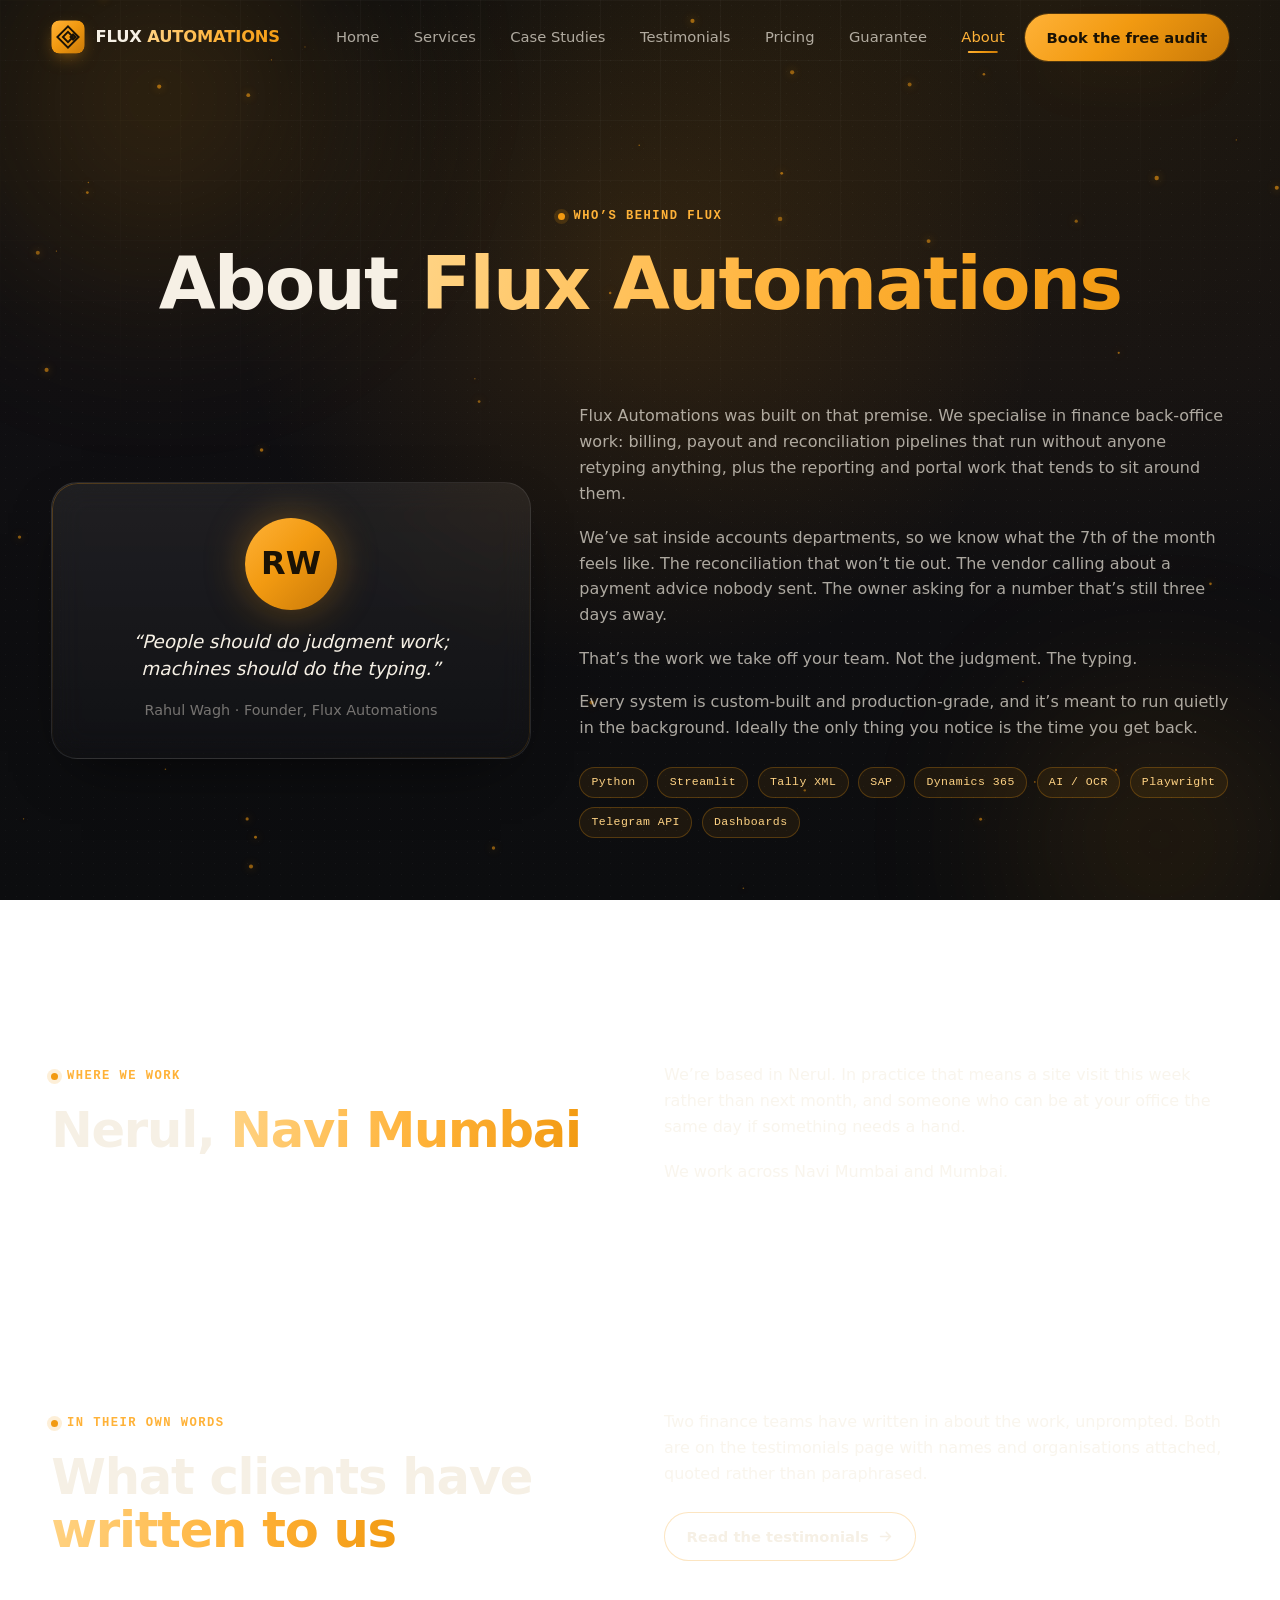
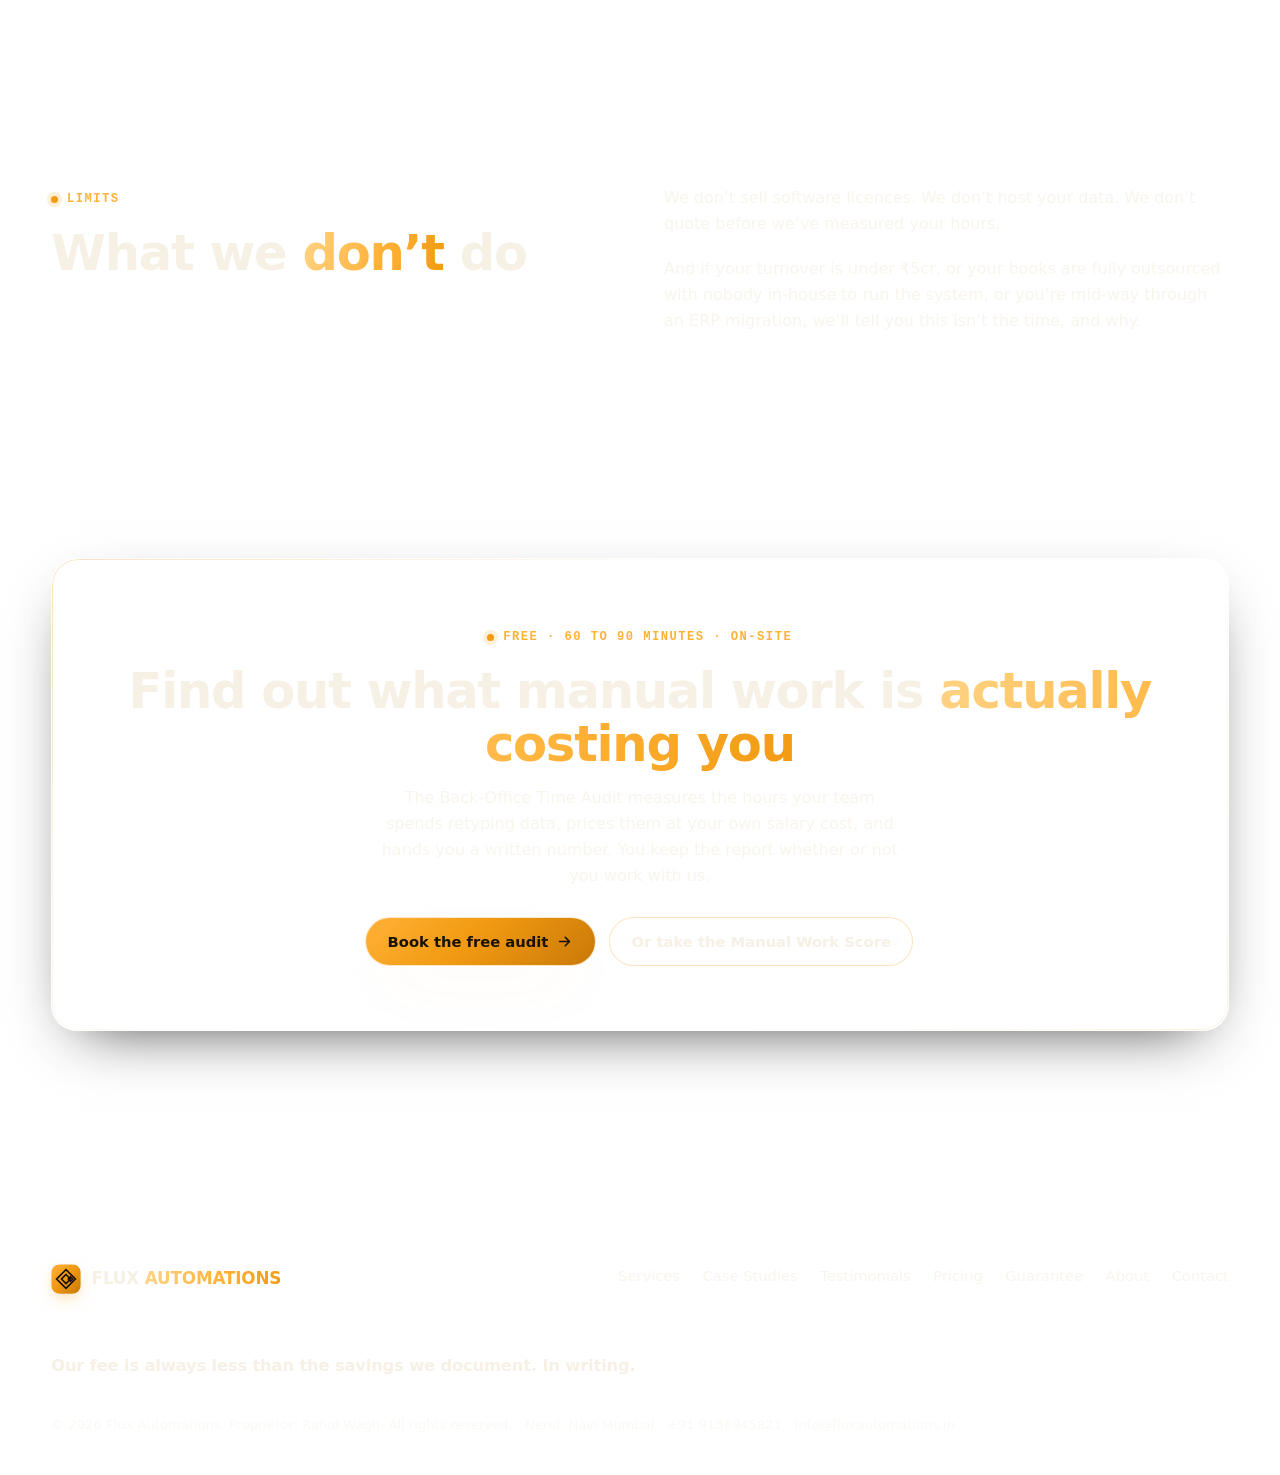
<file: about.html>
<!DOCTYPE html>
<html lang="en">
<head>
<meta charset="UTF-8">
<meta name="viewport" content="width=device-width, initial-scale=1.0">
<title>About Flux Automations, Nerul, Navi Mumbai</title>
<meta name="description" content="Flux Automations builds finance back-office automation for owner-led SMEs in Navi Mumbai and Mumbai. Based in Nerul. Founded by Rahul Wagh.">
<meta name="theme-color" content="#0c0d0f">
<meta property="og:type" content="website">
<meta property="og:title" content="About Flux Automations, Nerul, Navi Mumbai">
<meta property="og:description" content="Finance back-office automation for owner-led SMEs in Navi Mumbai and Mumbai. Based in Nerul.">
<meta property="og:image" content="assets/logo.png">
<meta name="twitter:card" content="summary_large_image">
<link rel="icon" type="image/png" href="assets/logo.png">
<link rel="stylesheet" href="assets/styles.css">
</head>
<body>
<svg width="0" height="0" style="position:absolute" aria-hidden="true">
  <defs>
    <linearGradient id="fluxGrad" x1="0%" y1="0%" x2="100%" y2="100%">
      <stop offset="0%" stop-color="#ffb238"/>
      <stop offset="45%" stop-color="#f29a11"/>
      <stop offset="100%" stop-color="#c97908"/>
    </linearGradient>
  </defs>
</svg>
<a class="skip-link" href="#main">Skip to content</a>

<div id="preloader" aria-hidden="true">
  <svg class="pre-mark" viewBox="0 0 160 160" role="img" aria-label="Flux loading">
    <path d="M80 12 L148 80 L80 148 L12 80 Z"></path>
    <path d="M80 44 L116 80 L80 116 L44 80 Z"></path>
    <path d="M116 62 L134 80 L116 98 L98 80 Z"></path>
  </svg>
</div>

<div class="bg-fx" aria-hidden="true">
  <div class="bg-grid"></div>
  <div class="bg-blob b1"></div>
  <div class="bg-blob b2"></div>
  <div class="bg-noise"></div>
</div>
<canvas id="embers" aria-hidden="true"></canvas>

<header class="nav">
  <div class="nav-inner">
    <a class="brand" href="index.html" aria-label="Flux Automations home">
      <svg class="mark-svg" viewBox="0 0 160 160" role="img" aria-label="Flux Automations mark">
        <rect x="2" y="2" width="156" height="156" rx="34" fill="url(#fluxGrad)"></rect>
        <g fill="none" stroke="#1a1205" stroke-width="9" stroke-linejoin="miter">
          <path d="M80 30 L130 80 L80 130 L30 80 Z"></path>
          <path d="M80 56 L104 80 L80 104 L56 80 Z"></path>
          <path d="M104 68 L116 80 L104 92 L92 80 Z"></path>
        </g>
      </svg>
      <span class="bn">FLUX <b>AUTOMATIONS</b></span>
    </a>
    <button class="nav-toggle" aria-label="Toggle menu" aria-expanded="false">
      <span></span><span></span><span></span>
    </button>
    <nav class="nav-links" aria-label="Primary">
      <a class="nl" href="index.html">Home</a>
      <a class="nl" href="services.html">Services</a>
      <a class="nl" href="work.html">Case Studies</a>
      <a class="nl" href="testimonials.html">Testimonials</a>
      <a class="nl" href="pricing.html">Pricing</a>
      <a class="nl" href="guarantee.html">Guarantee</a>
      <a class="nl" href="about.html">About</a>
      <a class="btn btn-primary" data-magnetic href="contact.html">Book the free audit</a>
    </nav>
  </div>
</header>

<main id="main">
  <section class="page-hero">
    <div class="container">
      <span class="eyebrow" data-reveal>Who&rsquo;s behind Flux</span>
      <h1 data-reveal>About <span class="grad-text">Flux Automations</span></h1>
    </div>
  </section>

  <section class="section" style="padding-top:1rem">
    <div class="container about-grid">
      <div class="glass tilt founder" data-reveal>
        <span class="spot"></span>
        <!-- TODO: replace initials block with a photograph of Rahul (assets/rahul.jpg) -->
        <div class="avatar">RW</div>
        <p class="quote">&ldquo;People should do judgment work; machines should do the typing.&rdquo;</p>
        <p class="who">Rahul Wagh &middot; Founder, Flux Automations</p>
      </div>
      <div class="about-body" data-reveal data-delay="1">
        <p>Flux Automations was built on that premise. We specialise in finance back-office work: billing, payout and reconciliation pipelines that run without anyone retyping anything, plus the reporting and portal work that tends to sit around them.</p>
        <p>We&rsquo;ve sat inside accounts departments, so we know what the 7th of the month feels like. The reconciliation that won&rsquo;t tie out. The vendor calling about a payment advice nobody sent. The owner asking for a number that&rsquo;s still three days away.</p>
        <p>That&rsquo;s the work we take off your team. Not the judgment. The typing.</p>
        <p>Every system is custom-built and production-grade, and it&rsquo;s meant to run quietly in the background. Ideally the only thing you notice is the time you get back.</p>
        <div class="about-pills"><span class="chip">Python</span><span class="chip">Streamlit</span><span class="chip">Tally XML</span><span class="chip">SAP</span><span class="chip">Dynamics 365</span><span class="chip">AI / OCR</span><span class="chip">Playwright</span><span class="chip">Telegram API</span><span class="chip">Dashboards</span></div>
      </div>
    </div>
  </section>

  <!-- WHERE WE WORK -->
  <section class="section">
    <div class="container">
      <div class="split">
        <div class="col" data-reveal>
          <span class="eyebrow">Where we work</span>
          <h2>Nerul, <span class="grad-text">Navi Mumbai</span></h2>
        </div>
        <div class="col" data-reveal data-delay="1">
          <p>We&rsquo;re based in Nerul. In practice that means a site visit this week rather than next month, and someone who can be at your office the same day if something needs a hand.</p>
          <p style="margin-top:1.2rem">We work across Navi Mumbai and Mumbai.</p>
        </div>
      </div>
    </div>
  </section>

  <!-- WHAT CLIENTS SAY -->
  <section class="section">
    <div class="container">
      <div class="split">
        <div class="col" data-reveal>
          <span class="eyebrow">In their own words</span>
          <h2>What clients have <span class="grad-text">written to us</span></h2>
        </div>
        <div class="col" data-reveal data-delay="1">
          <p>Two finance teams have written in about the work, unprompted. Both are on the testimonials page with names and organisations attached, quoted rather than paraphrased.</p>
          <div class="cta-row" style="margin-top:1.6rem">
            <a class="btn btn-ghost" data-magnetic href="testimonials.html">Read the testimonials <svg viewBox="0 0 24 24" fill="none" stroke="currentColor" stroke-width="2.2" stroke-linecap="round" stroke-linejoin="round"><path d="M5 12h14M13 6l6 6-6 6"/></svg></a>
          </div>
        </div>
      </div>
    </div>
  </section>

  <!-- WHAT WE DON'T DO -->
  <section class="section">
    <div class="container">
      <div class="split">
        <div class="col" data-reveal>
          <span class="eyebrow">Limits</span>
          <h2>What we <span class="grad-text">don&rsquo;t</span> do</h2>
        </div>
        <div class="col" data-reveal data-delay="1">
          <p>We don&rsquo;t sell software licences. We don&rsquo;t host your data. We don&rsquo;t quote before we&rsquo;ve measured your hours.</p>
          <p style="margin-top:1.2rem">And if your turnover is under &#8377;5cr, or your books are fully outsourced with nobody in-house to run the system, or you&rsquo;re mid-way through an ERP migration, we&rsquo;ll tell you this isn&rsquo;t the time, and why.</p>
        </div>
      </div>
    </div>
  </section>

<section class="section">
  <div class="container">
    <div class="glass tilt cta-strip" data-reveal>
      <span class="spot"></span>
      <span class="eyebrow">Free &middot; 60 to 90 minutes &middot; on-site</span>
      <h2>Find out what manual work is <span class="grad-text">actually costing you</span></h2>
      <p>The Back-Office Time Audit measures the hours your team spends retyping data, prices them at your own salary cost, and hands you a written number. You keep the report whether or not you work with us.</p>
      <div class="cta-row">
        <a class="btn btn-primary" data-magnetic href="contact.html">Book the free audit <svg viewBox="0 0 24 24" fill="none" stroke="currentColor" stroke-width="2.2" stroke-linecap="round" stroke-linejoin="round"><path d="M5 12h14M13 6l6 6-6 6"/></svg></a>
        <a class="btn btn-ghost" data-magnetic href="manual-work-score.html">Or take the Manual Work Score</a>
      </div>
    </div>
  </div>
</section>

</main>

<footer class="footer">
  <div class="container">
    <div class="footer-grid">
      <a class="brand" href="index.html">
        <svg class="mark-svg" viewBox="0 0 160 160" role="img" aria-label="Flux Automations mark">
        <rect x="2" y="2" width="156" height="156" rx="34" fill="url(#fluxGrad)"></rect>
        <g fill="none" stroke="#1a1205" stroke-width="9" stroke-linejoin="miter">
          <path d="M80 30 L130 80 L80 130 L30 80 Z"></path>
          <path d="M80 56 L104 80 L80 104 L56 80 Z"></path>
          <path d="M104 68 L116 80 L104 92 L92 80 Z"></path>
        </g>
      </svg>
        <span class="bn">FLUX <b>AUTOMATIONS</b></span>
      </a>
      <nav class="footer-links" aria-label="Footer">
        <a href="services.html">Services</a>
        <a href="work.html">Case Studies</a>
        <a href="testimonials.html">Testimonials</a>
        <a href="pricing.html">Pricing</a>
        <a href="guarantee.html">Guarantee</a>
        <a href="about.html">About</a>
        <a href="contact.html">Contact</a>
      </nav>
    </div>
    <p class="footer-mantra">Our fee is always less than the savings we document. In writing.</p>
    <p class="footer-copy">&copy; 2026 Flux Automations. Proprietor: Rahul Wagh. All rights reserved. &middot; Nerul, Navi Mumbai &middot; <a href="tel:+919136945821">+91 9136945821</a> &middot; <a href="mailto:info@fluxautomations.in">info@fluxautomations.in</a></p>
  </div>
</footer>

<div class="stickybar">
  <a class="sb-btn sb-wa" href="https://wa.me/919136945821?text=I%27d%20like%20to%20book%20the%20free%20Back-Office%20Time%20Audit."><svg viewBox="0 0 24 24" fill="none" stroke="currentColor" stroke-width="2" stroke-linecap="round" stroke-linejoin="round"><path d="M21 11.5a8.5 8.5 0 0 1-12.6 7.4L3 20.5l1.7-5.2A8.5 8.5 0 1 1 21 11.5Z"/></svg> WhatsApp</a>
  <a class="sb-btn sb-call" href="tel:+919136945821"><svg viewBox="0 0 24 24" fill="none" stroke="currentColor" stroke-width="2" stroke-linecap="round" stroke-linejoin="round"><path d="M22 16.9v3a2 2 0 0 1-2.2 2 19.8 19.8 0 0 1-8.6-3.1 19.5 19.5 0 0 1-6-6A19.8 19.8 0 0 1 2.1 4.2 2 2 0 0 1 4.1 2h3a2 2 0 0 1 2 1.7c.1 1 .4 1.9.7 2.8a2 2 0 0 1-.5 2.1L8.1 9.9a16 16 0 0 0 6 6l1.3-1.2a2 2 0 0 1 2.1-.5c.9.3 1.8.6 2.8.7a2 2 0 0 1 1.7 2Z"/></svg> Call</a>
</div>

<script src="assets/app.js"></script>
</body>
</html>
</file>
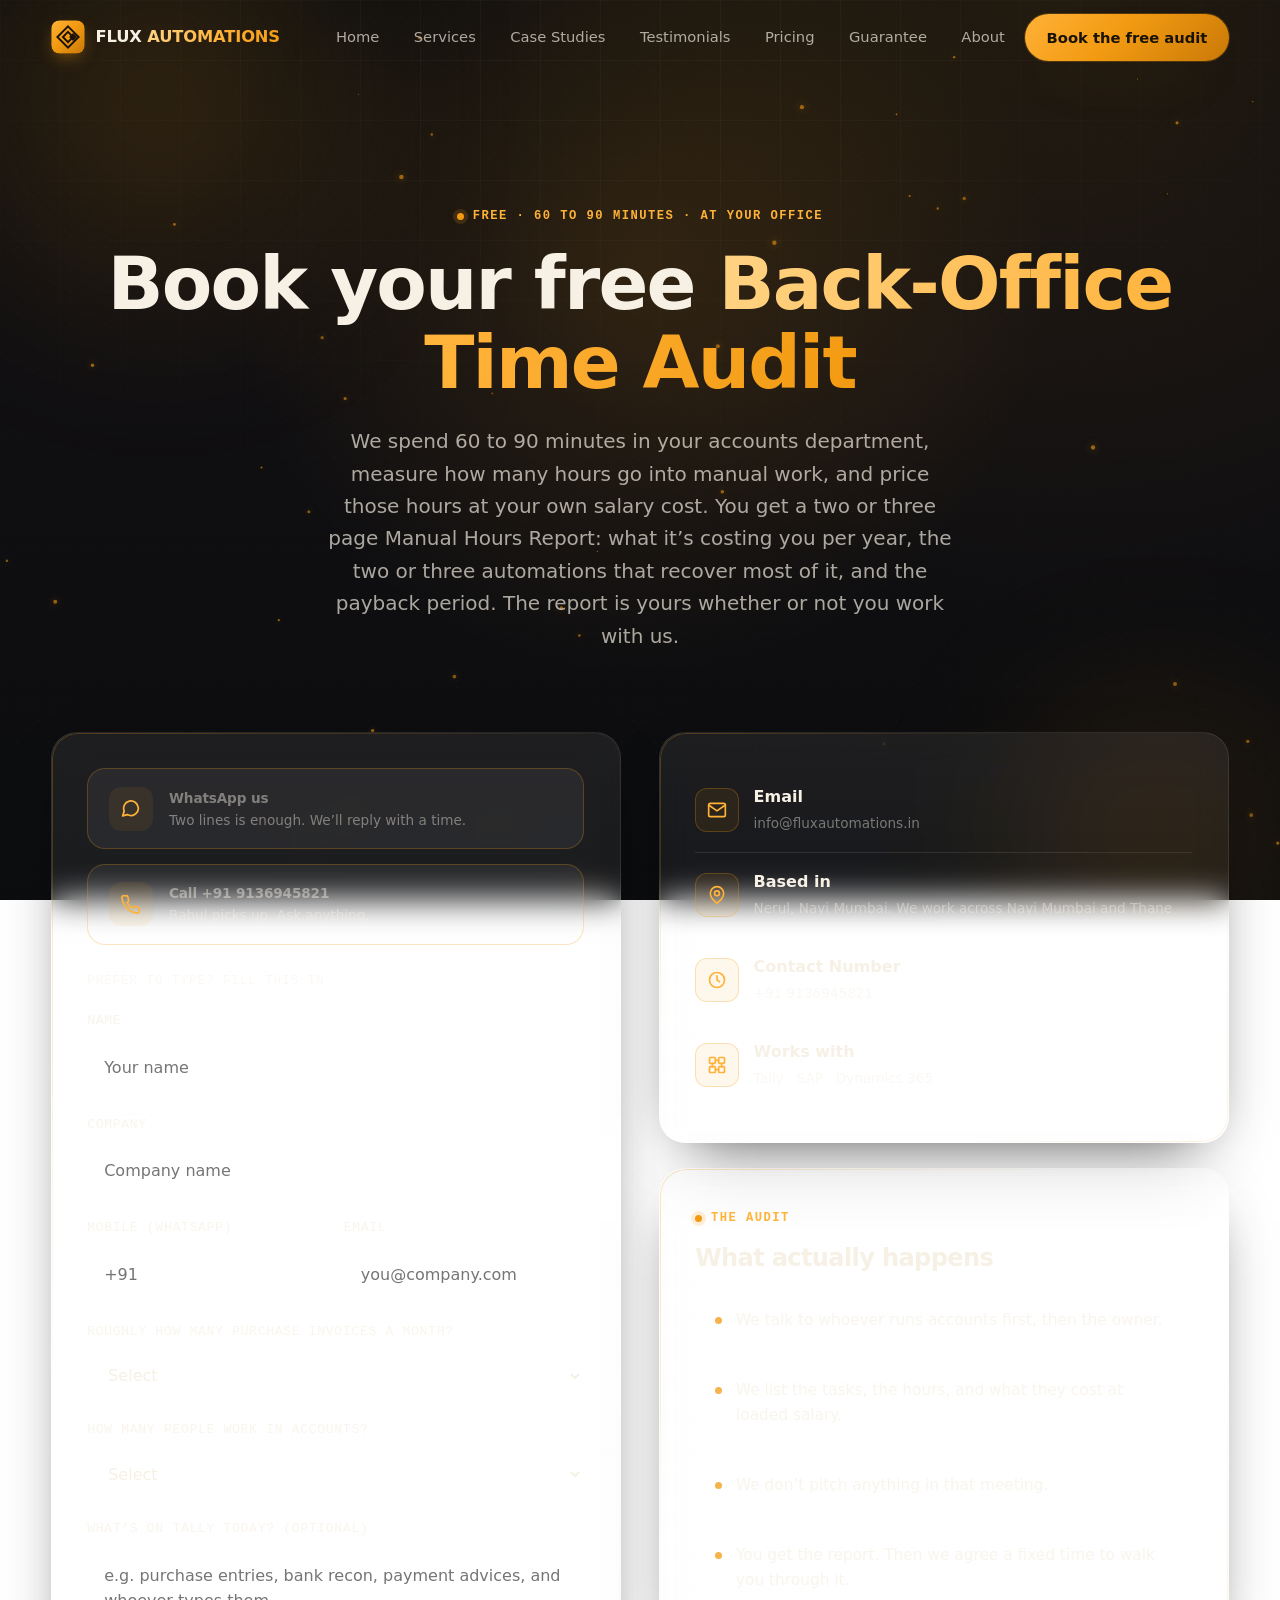
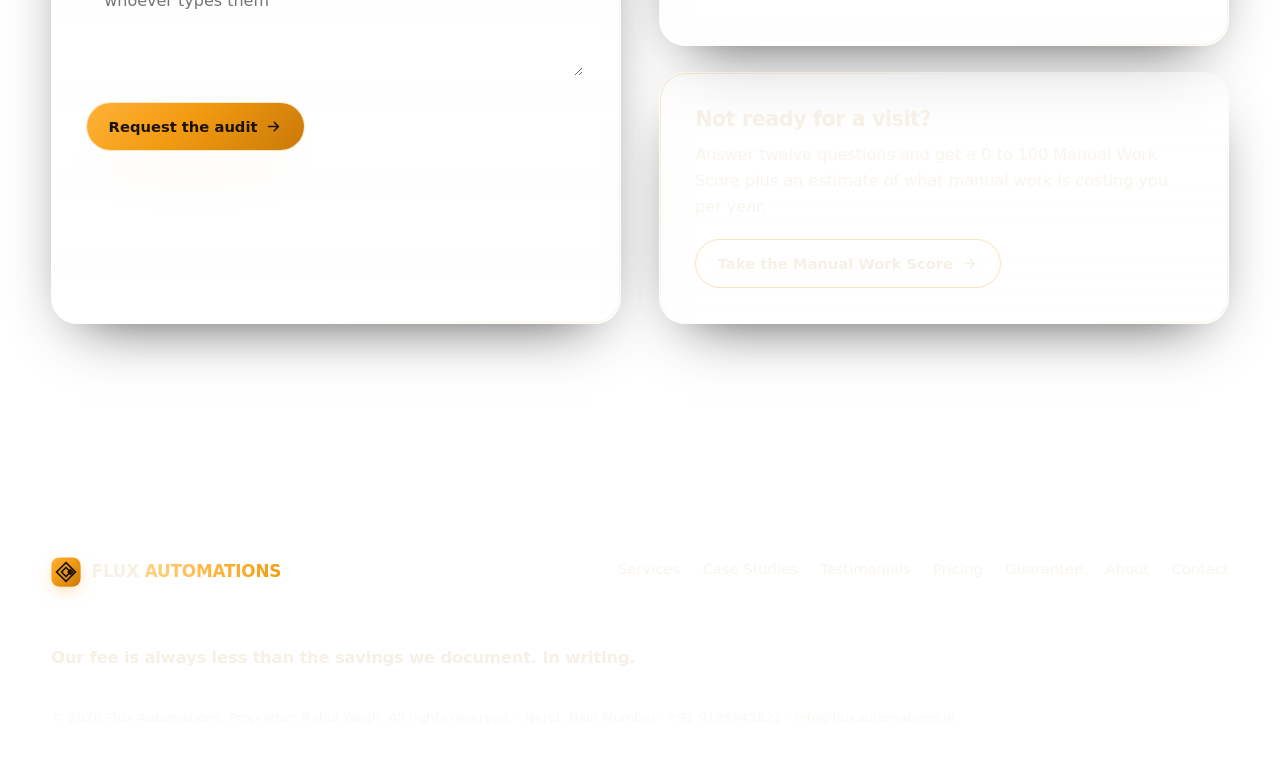
<file: contact.html>
<!DOCTYPE html>
<html lang="en">
<head>
<meta charset="UTF-8">
<meta name="viewport" content="width=device-width, initial-scale=1.0">
<title>Book your free Back-Office Time Audit | Flux Automations</title>
<meta name="description" content="Book a free 60 to 90 minute Back-Office Time Audit. We measure what manual work costs you and hand you the written report, yours either way.">
<meta name="theme-color" content="#0c0d0f">
<meta property="og:type" content="website">
<meta property="og:title" content="Book your free Back-Office Time Audit | Flux Automations">
<meta property="og:description" content="We measure what manual work costs you and hand you the written report, yours either way.">
<meta property="og:image" content="assets/logo.png">
<meta name="twitter:card" content="summary_large_image">
<link rel="icon" type="image/png" href="assets/logo.png">
<link rel="stylesheet" href="assets/styles.css">
</head>
<body>
<svg width="0" height="0" style="position:absolute" aria-hidden="true">
  <defs>
    <linearGradient id="fluxGrad" x1="0%" y1="0%" x2="100%" y2="100%">
      <stop offset="0%" stop-color="#ffb238"/>
      <stop offset="45%" stop-color="#f29a11"/>
      <stop offset="100%" stop-color="#c97908"/>
    </linearGradient>
  </defs>
</svg>
<a class="skip-link" href="#main">Skip to content</a>

<div id="preloader" aria-hidden="true">
  <svg class="pre-mark" viewBox="0 0 160 160" role="img" aria-label="Flux loading">
    <path d="M80 12 L148 80 L80 148 L12 80 Z"></path>
    <path d="M80 44 L116 80 L80 116 L44 80 Z"></path>
    <path d="M116 62 L134 80 L116 98 L98 80 Z"></path>
  </svg>
</div>

<div class="bg-fx" aria-hidden="true">
  <div class="bg-grid"></div>
  <div class="bg-blob b1"></div>
  <div class="bg-blob b2"></div>
  <div class="bg-noise"></div>
</div>
<canvas id="embers" aria-hidden="true"></canvas>

<header class="nav">
  <div class="nav-inner">
    <a class="brand" href="index.html" aria-label="Flux Automations home">
      <svg class="mark-svg" viewBox="0 0 160 160" role="img" aria-label="Flux Automations mark">
        <rect x="2" y="2" width="156" height="156" rx="34" fill="url(#fluxGrad)"></rect>
        <g fill="none" stroke="#1a1205" stroke-width="9" stroke-linejoin="miter">
          <path d="M80 30 L130 80 L80 130 L30 80 Z"></path>
          <path d="M80 56 L104 80 L80 104 L56 80 Z"></path>
          <path d="M104 68 L116 80 L104 92 L92 80 Z"></path>
        </g>
      </svg>
      <span class="bn">FLUX <b>AUTOMATIONS</b></span>
    </a>
    <button class="nav-toggle" aria-label="Toggle menu" aria-expanded="false">
      <span></span><span></span><span></span>
    </button>
    <nav class="nav-links" aria-label="Primary">
      <a class="nl" href="index.html">Home</a>
      <a class="nl" href="services.html">Services</a>
      <a class="nl" href="work.html">Case Studies</a>
      <a class="nl" href="testimonials.html">Testimonials</a>
      <a class="nl" href="pricing.html">Pricing</a>
      <a class="nl" href="guarantee.html">Guarantee</a>
      <a class="nl" href="about.html">About</a>
      <a class="btn btn-primary" data-magnetic href="contact.html">Book the free audit</a>
    </nav>
  </div>
</header>

<main id="main">
  <section class="page-hero">
    <div class="container">
      <span class="eyebrow" data-reveal>Free &middot; 60 to 90 minutes &middot; at your office</span>
      <h1 data-reveal>Book your free <span class="grad-text">Back-Office Time Audit</span></h1>
      <p class="lede" data-reveal>We spend 60 to 90 minutes in your accounts department, measure how many hours go into manual work, and price those hours at your own salary cost. You get a two or three page Manual Hours Report: what it&rsquo;s costing you per year, the two or three automations that recover most of it, and the payback period. The report is yours whether or not you work with us.</p>
    </div>
  </section>

  <section class="section" style="padding-top:1rem">
    <div class="container contact-grid">

      <div class="glass tilt" style="padding:2.2rem" data-reveal data-contact>
        <span class="spot"></span>

        <div class="contact-actions">
          <a class="big-action" href="https://wa.me/919136945821?text=I%27d%20like%20to%20book%20the%20free%20Back-Office%20Time%20Audit.">
            <span class="ic"><svg viewBox="0 0 24 24" fill="none" stroke="currentColor" stroke-width="2" stroke-linecap="round" stroke-linejoin="round"><path d="M21 11.5a8.5 8.5 0 0 1-12.6 7.4L3 20.5l1.7-5.2A8.5 8.5 0 1 1 21 11.5Z"/></svg></span>
            <span><b>WhatsApp us</b><span>Two lines is enough. We&rsquo;ll reply with a time.</span></span>
          </a>
          <a class="big-action" href="tel:+919136945821">
            <span class="ic"><svg viewBox="0 0 24 24" fill="none" stroke="currentColor" stroke-width="2" stroke-linecap="round" stroke-linejoin="round"><path d="M22 16.9v3a2 2 0 0 1-2.2 2 19.8 19.8 0 0 1-8.6-3.1 19.5 19.5 0 0 1-6-6A19.8 19.8 0 0 1 2.1 4.2 2 2 0 0 1 4.1 2h3a2 2 0 0 1 2 1.7c.1 1 .4 1.9.7 2.8a2 2 0 0 1-.5 2.1L8.1 9.9a16 16 0 0 0 6 6l1.3-1.2a2 2 0 0 1 2.1-.5c.9.3 1.8.6 2.8.7a2 2 0 0 1 1.7 2Z"/></svg></span>
            <span><b>Call +91 9136945821</b><span>Rahul picks up. Ask anything.</span></span>
          </a>
        </div>

        <p class="form-divider">Prefer to type? Fill this in</p>

        <div class="field"><label for="cf-name">Name</label><input id="cf-name" type="text" placeholder="Your name"></div>
        <div class="field"><label for="cf-company">Company</label><input id="cf-company" type="text" placeholder="Company name"></div>
        <div class="field-row">
          <div class="field"><label for="cf-mobile">Mobile (WhatsApp)</label><input id="cf-mobile" type="tel" placeholder="+91"></div>
          <div class="field"><label for="cf-email">Email</label><input id="cf-email" type="email" placeholder="you@company.com"></div>
        </div>
        <div class="field">
          <label for="cf-invoices">Roughly how many purchase invoices a month?</label>
          <select id="cf-invoices">
            <option value="">Select</option>
            <option>Under 100</option>
            <option>100 to 300</option>
            <option>300 to 1000</option>
            <option>1000+</option>
          </select>
        </div>
        <div class="field">
          <label for="cf-team">How many people work in accounts?</label>
          <select id="cf-team">
            <option value="">Select</option>
            <option>1 to 2</option>
            <option>3 to 5</option>
            <option>6 to 15</option>
            <option>15+</option>
          </select>
        </div>
        <div class="field"><label for="cf-notes">What&rsquo;s on Tally today? (optional)</label><textarea id="cf-notes" placeholder="e.g. purchase entries, bank recon, payment advices, and whoever types them"></textarea></div>

        <button class="btn btn-primary" data-magnetic data-send type="button">Request the audit <svg viewBox="0 0 24 24" fill="none" stroke="currentColor" stroke-width="2.2" stroke-linecap="round" stroke-linejoin="round"><path d="M5 12h14M13 6l6 6-6 6"/></svg></button>
        <p class="form-status" data-status role="status"></p>

        <div class="form-done" data-done>
          <p style="color:var(--cream);margin-bottom:1rem">Ready to send. Pick how you&rsquo;d like it to reach us:</p>
          <div class="cta-row">
            <a class="btn btn-primary" data-wa href="#">Send on WhatsApp</a>
            <a class="btn btn-ghost" data-mail href="#">Send by email</a>
          </div>
        </div>
      </div>

      <div>
        <div class="glass tilt contact-card" data-reveal data-delay="1">
          <span class="spot"></span>
          <div class="contact-line"><span class="ic"><svg viewBox="0 0 24 24" fill="none" stroke="currentColor" stroke-width="2" stroke-linecap="round" stroke-linejoin="round"><rect x="2" y="4" width="20" height="16" rx="2"/><path d="m22 6-10 7L2 6"/></svg></span><div class="ct"><b>Email</b><span><a href="mailto:info@fluxautomations.in">info@fluxautomations.in</a></span></div></div>
          <div class="contact-line"><span class="ic"><svg viewBox="0 0 24 24" fill="none" stroke="currentColor" stroke-width="2" stroke-linecap="round" stroke-linejoin="round"><path d="M20 10c0 6-8 12-8 12s-8-6-8-12a8 8 0 0 1 16 0Z"/><circle cx="12" cy="10" r="3"/></svg></span><div class="ct"><b>Based in</b><span>Nerul, Navi Mumbai. We work across Navi Mumbai and Thane</span></div></div>
          <div class="contact-line"><span class="ic"><svg viewBox="0 0 24 24" fill="none" stroke="currentColor" stroke-width="2" stroke-linecap="round" stroke-linejoin="round"><circle cx="12" cy="12" r="9"/><path d="M12 7v5l3 2"/></svg></span><div class="ct"><b>Contact Number</b><span><a href="tel:+919136945821">+91 9136945821</a></span></div></div>
          <div class="contact-line"><span class="ic"><svg viewBox="0 0 24 24" fill="none" stroke="currentColor" stroke-width="2" stroke-linecap="round" stroke-linejoin="round"><rect x="3" y="3" width="7" height="7" rx="1"/><rect x="14" y="3" width="7" height="7" rx="1"/><rect x="14" y="14" width="7" height="7" rx="1"/><rect x="3" y="14" width="7" height="7" rx="1"/><path d="M10 6.5h4M6.5 10v4M17.5 10v4M10 17.5h4"/></svg></span><div class="ct"><b>Works with</b><span>Tally &middot; SAP &middot; Dynamics 365</span></div></div>
        </div>

        <div class="glass tilt" style="padding:2.2rem;margin-top:1.6rem" data-reveal data-delay="2">
          <span class="spot"></span>
          <span class="eyebrow">The audit</span>
          <h2 style="font-size:1.5rem;margin-bottom:1.2rem">What actually happens</h2>
          <ul class="prose-list" style="display:flex;flex-direction:column;gap:.7rem">
            <li class="stake">We talk to whoever runs accounts first, then the owner.</li>
            <li class="stake">We list the tasks, the hours, and what they cost at loaded salary.</li>
            <li class="stake">We don&rsquo;t pitch anything in that meeting.</li>
            <li class="stake">You get the report. Then we agree a fixed time to walk you through it.</li>
          </ul>
        </div>

        <div class="glass tilt" style="padding:2.2rem;margin-top:1.6rem" data-reveal data-delay="3">
          <span class="spot"></span>
          <h2 style="font-size:1.3rem;margin-bottom:.7rem">Not ready for a visit?</h2>
          <p>Answer twelve questions and get a 0 to 100 Manual Work Score plus an estimate of what manual work is costing you per year.</p>
          <div class="cta-row" style="margin-top:1.2rem">
            <a class="btn btn-ghost" data-magnetic href="manual-work-score.html">Take the Manual Work Score <svg viewBox="0 0 24 24" fill="none" stroke="currentColor" stroke-width="2.2" stroke-linecap="round" stroke-linejoin="round"><path d="M5 12h14M13 6l6 6-6 6"/></svg></a>
          </div>
        </div>
      </div>

    </div>
  </section>
</main>

<footer class="footer">
  <div class="container">
    <div class="footer-grid">
      <a class="brand" href="index.html">
        <svg class="mark-svg" viewBox="0 0 160 160" role="img" aria-label="Flux Automations mark">
        <rect x="2" y="2" width="156" height="156" rx="34" fill="url(#fluxGrad)"></rect>
        <g fill="none" stroke="#1a1205" stroke-width="9" stroke-linejoin="miter">
          <path d="M80 30 L130 80 L80 130 L30 80 Z"></path>
          <path d="M80 56 L104 80 L80 104 L56 80 Z"></path>
          <path d="M104 68 L116 80 L104 92 L92 80 Z"></path>
        </g>
      </svg>
        <span class="bn">FLUX <b>AUTOMATIONS</b></span>
      </a>
      <nav class="footer-links" aria-label="Footer">
        <a href="services.html">Services</a>
        <a href="work.html">Case Studies</a>
        <a href="testimonials.html">Testimonials</a>
        <a href="pricing.html">Pricing</a>
        <a href="guarantee.html">Guarantee</a>
        <a href="about.html">About</a>
        <a href="contact.html">Contact</a>
      </nav>
    </div>
    <p class="footer-mantra">Our fee is always less than the savings we document. In writing.</p>
    <p class="footer-copy">&copy; 2026 Flux Automations. Proprietor: Rahul Wagh. All rights reserved. &middot; Nerul, Navi Mumbai &middot; <a href="tel:+919136945821">+91 9136945821</a> &middot; <a href="mailto:info@fluxautomations.in">info@fluxautomations.in</a></p>
  </div>
</footer>

<div class="stickybar">
  <a class="sb-btn sb-wa" href="https://wa.me/919136945821?text=I%27d%20like%20to%20book%20the%20free%20Back-Office%20Time%20Audit."><svg viewBox="0 0 24 24" fill="none" stroke="currentColor" stroke-width="2" stroke-linecap="round" stroke-linejoin="round"><path d="M21 11.5a8.5 8.5 0 0 1-12.6 7.4L3 20.5l1.7-5.2A8.5 8.5 0 1 1 21 11.5Z"/></svg> WhatsApp</a>
  <a class="sb-btn sb-call" href="tel:+919136945821"><svg viewBox="0 0 24 24" fill="none" stroke="currentColor" stroke-width="2" stroke-linecap="round" stroke-linejoin="round"><path d="M22 16.9v3a2 2 0 0 1-2.2 2 19.8 19.8 0 0 1-8.6-3.1 19.5 19.5 0 0 1-6-6A19.8 19.8 0 0 1 2.1 4.2 2 2 0 0 1 4.1 2h3a2 2 0 0 1 2 1.7c.1 1 .4 1.9.7 2.8a2 2 0 0 1-.5 2.1L8.1 9.9a16 16 0 0 0 6 6l1.3-1.2a2 2 0 0 1 2.1-.5c.9.3 1.8.6 2.8.7a2 2 0 0 1 1.7 2Z"/></svg> Call</a>
</div>

<script src="assets/app.js"></script>
</body>
</html>
</file>
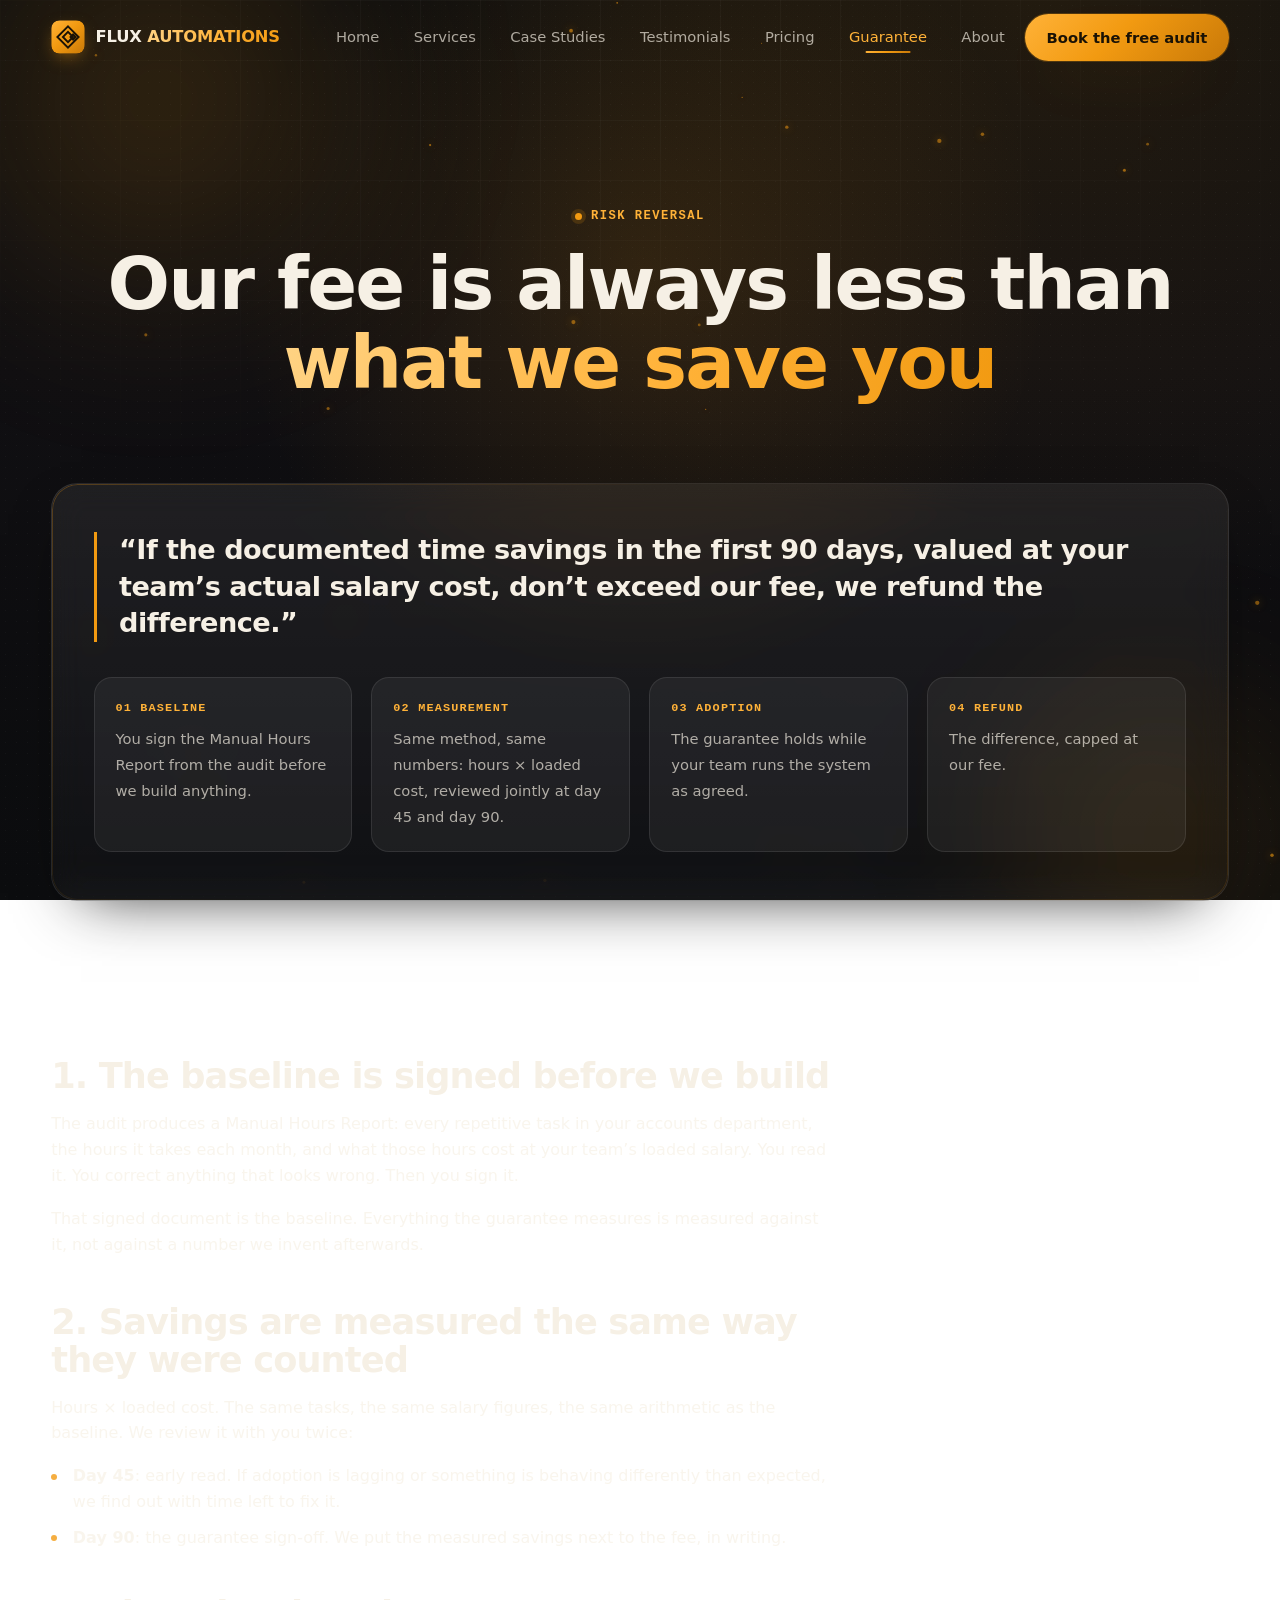
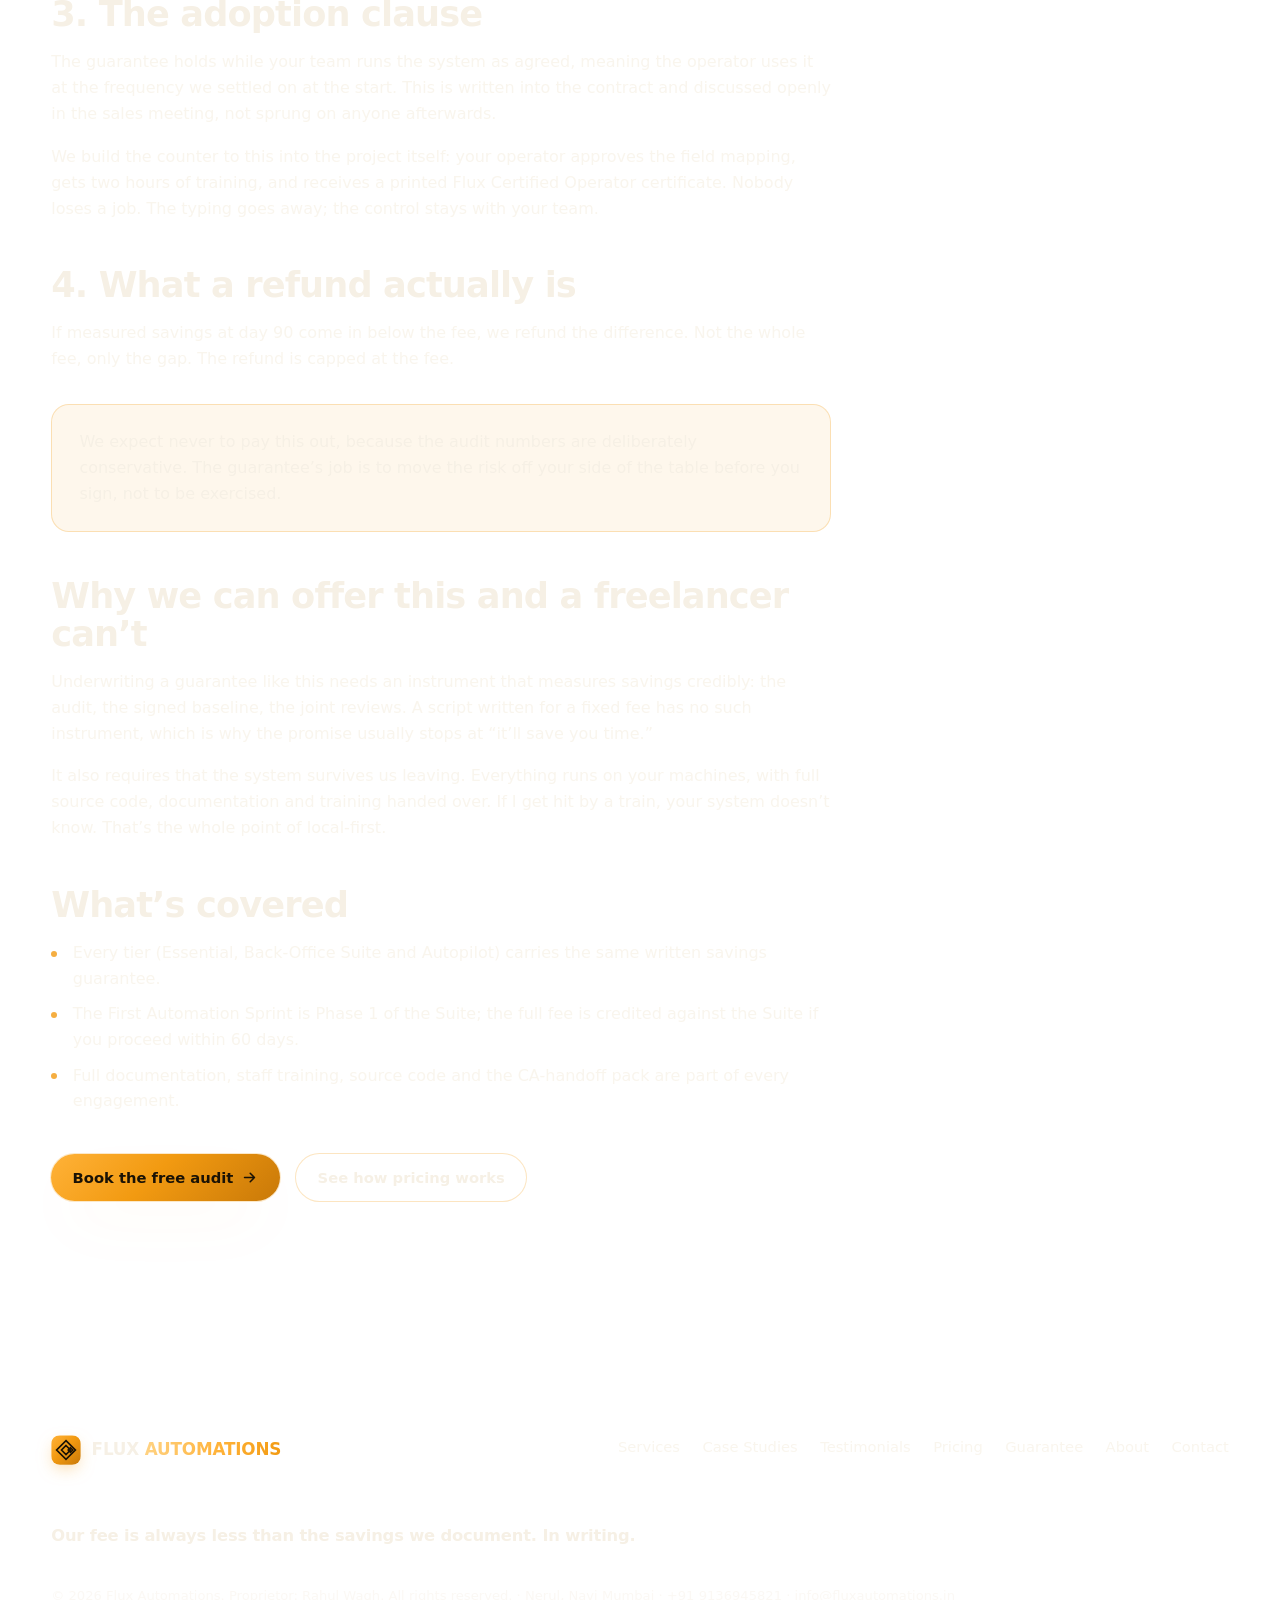
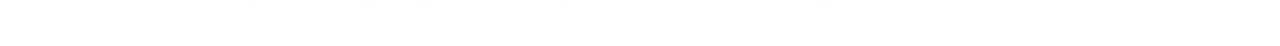
<file: guarantee.html>
<!DOCTYPE html>
<html lang="en">
<head>
<meta charset="UTF-8">
<meta name="viewport" content="width=device-width, initial-scale=1.0">
<title>The Flux savings guarantee | Flux Automations</title>
<meta name="description" content="If the documented time savings in the first 90 days, valued at your team's actual salary cost, don't exceed our fee, we refund the difference. Here is exactly how it is measured.">
<meta name="theme-color" content="#0c0d0f">
<meta property="og:type" content="website">
<meta property="og:title" content="The Flux savings guarantee">
<meta property="og:description" content="Our fee is always less than what we save you. In writing, measured against a signed baseline.">
<meta property="og:image" content="assets/logo.png">
<meta name="twitter:card" content="summary_large_image">
<link rel="icon" type="image/png" href="assets/logo.png">
<link rel="stylesheet" href="assets/styles.css">
</head>
<body>
<svg width="0" height="0" style="position:absolute" aria-hidden="true">
  <defs>
    <linearGradient id="fluxGrad" x1="0%" y1="0%" x2="100%" y2="100%">
      <stop offset="0%" stop-color="#ffb238"/>
      <stop offset="45%" stop-color="#f29a11"/>
      <stop offset="100%" stop-color="#c97908"/>
    </linearGradient>
  </defs>
</svg>
<a class="skip-link" href="#main">Skip to content</a>

<div id="preloader" aria-hidden="true">
  <svg class="pre-mark" viewBox="0 0 160 160" role="img" aria-label="Flux loading">
    <path d="M80 12 L148 80 L80 148 L12 80 Z"></path>
    <path d="M80 44 L116 80 L80 116 L44 80 Z"></path>
    <path d="M116 62 L134 80 L116 98 L98 80 Z"></path>
  </svg>
</div>

<div class="bg-fx" aria-hidden="true">
  <div class="bg-grid"></div>
  <div class="bg-blob b1"></div>
  <div class="bg-blob b2"></div>
  <div class="bg-noise"></div>
</div>
<canvas id="embers" aria-hidden="true"></canvas>

<header class="nav">
  <div class="nav-inner">
    <a class="brand" href="index.html" aria-label="Flux Automations home">
      <svg class="mark-svg" viewBox="0 0 160 160" role="img" aria-label="Flux Automations mark">
        <rect x="2" y="2" width="156" height="156" rx="34" fill="url(#fluxGrad)"></rect>
        <g fill="none" stroke="#1a1205" stroke-width="9" stroke-linejoin="miter">
          <path d="M80 30 L130 80 L80 130 L30 80 Z"></path>
          <path d="M80 56 L104 80 L80 104 L56 80 Z"></path>
          <path d="M104 68 L116 80 L104 92 L92 80 Z"></path>
        </g>
      </svg>
      <span class="bn">FLUX <b>AUTOMATIONS</b></span>
    </a>
    <button class="nav-toggle" aria-label="Toggle menu" aria-expanded="false">
      <span></span><span></span><span></span>
    </button>
    <nav class="nav-links" aria-label="Primary">
      <a class="nl" href="index.html">Home</a>
      <a class="nl" href="services.html">Services</a>
      <a class="nl" href="work.html">Case Studies</a>
      <a class="nl" href="testimonials.html">Testimonials</a>
      <a class="nl" href="pricing.html">Pricing</a>
      <a class="nl" href="guarantee.html">Guarantee</a>
      <a class="nl" href="about.html">About</a>
      <a class="btn btn-primary" data-magnetic href="contact.html">Book the free audit</a>
    </nav>
  </div>
</header>

<main id="main">
  <section class="page-hero">
    <div class="container">
      <span class="eyebrow" data-reveal>Risk reversal</span>
      <h1 data-reveal>Our fee is always less than <span class="grad-text">what we save you</span></h1>
    </div>
  </section>

  <section class="section" style="padding-top:1rem">
    <div class="container">
      <div class="glass tilt guarantee-band" data-reveal>
        <span class="spot"></span>
        <p class="guarantee-quote" style="margin-top:0">&ldquo;If the documented time savings in the first 90 days, valued at your team&rsquo;s actual salary cost, don&rsquo;t exceed our fee, we refund the difference.&rdquo;</p>
        <div class="guarantee-steps">
          <div class="gstep"><b>01 Baseline</b><span>You sign the Manual Hours Report from the audit before we build anything.</span></div>
          <div class="gstep"><b>02 Measurement</b><span>Same method, same numbers: hours &times; loaded cost, reviewed jointly at day 45 and day 90.</span></div>
          <div class="gstep"><b>03 Adoption</b><span>The guarantee holds while your team runs the system as agreed.</span></div>
          <div class="gstep"><b>04 Refund</b><span>The difference, capped at our fee.</span></div>
        </div>
      </div>
    </div>
  </section>

  <section class="section" style="padding-top:0">
    <div class="container">
      <div class="prose" data-reveal>

        <h2>1. The baseline is signed before we build</h2>
        <p>The audit produces a Manual Hours Report: every repetitive task in your accounts department, the hours it takes each month, and what those hours cost at your team&rsquo;s loaded salary. You read it. You correct anything that looks wrong. Then you sign it.</p>
        <p>That signed document is the baseline. Everything the guarantee measures is measured against it, not against a number we invent afterwards.</p>

        <h2>2. Savings are measured the same way they were counted</h2>
        <p>Hours &times; loaded cost. The same tasks, the same salary figures, the same arithmetic as the baseline. We review it with you twice:</p>
        <ul>
          <li><b>Day 45</b>: early read. If adoption is lagging or something is behaving differently than expected, we find out with time left to fix it.</li>
          <li><b>Day 90</b>: the guarantee sign-off. We put the measured savings next to the fee, in writing.</li>
        </ul>

        <h2>3. The adoption clause</h2>
        <p>The guarantee holds while your team runs the system as agreed, meaning the operator uses it at the frequency we settled on at the start. This is written into the contract and discussed openly in the sales meeting, not sprung on anyone afterwards.</p>
        <p>We build the counter to this into the project itself: your operator approves the field mapping, gets two hours of training, and receives a printed Flux Certified Operator certificate. Nobody loses a job. The typing goes away; the control stays with your team.</p>

        <h2>4. What a refund actually is</h2>
        <p>If measured savings at day 90 come in below the fee, we refund the difference. Not the whole fee, only the gap. The refund is capped at the fee.</p>

        <div class="callout">
          <p>We expect never to pay this out, because the audit numbers are deliberately conservative. The guarantee&rsquo;s job is to move the risk off your side of the table before you sign, not to be exercised.</p>
        </div>

        <h2>Why we can offer this and a freelancer can&rsquo;t</h2>
        <p>Underwriting a guarantee like this needs an instrument that measures savings credibly: the audit, the signed baseline, the joint reviews. A script written for a fixed fee has no such instrument, which is why the promise usually stops at &ldquo;it&rsquo;ll save you time.&rdquo;</p>
        <p>It also requires that the system survives us leaving. Everything runs on your machines, with full source code, documentation and training handed over. If I get hit by a train, your system doesn&rsquo;t know. That&rsquo;s the whole point of local-first.</p>

        <h2>What&rsquo;s covered</h2>
        <ul>
          <li>Every tier (Essential, Back-Office Suite and Autopilot) carries the same written savings guarantee.</li>
          <li>The First Automation Sprint is Phase 1 of the Suite; the full fee is credited against the Suite if you proceed within 60 days.</li>
          <li>Full documentation, staff training, source code and the CA-handoff pack are part of every engagement.</li>
        </ul>

        <div class="cta-row" style="margin-top:2.4rem">
          <a class="btn btn-primary" data-magnetic href="contact.html">Book the free audit <svg viewBox="0 0 24 24" fill="none" stroke="currentColor" stroke-width="2.2" stroke-linecap="round" stroke-linejoin="round"><path d="M5 12h14M13 6l6 6-6 6"/></svg></a>
          <a class="btn btn-ghost" data-magnetic href="pricing.html">See how pricing works</a>
        </div>

      </div>
    </div>
  </section>
</main>

<footer class="footer">
  <div class="container">
    <div class="footer-grid">
      <a class="brand" href="index.html">
        <svg class="mark-svg" viewBox="0 0 160 160" role="img" aria-label="Flux Automations mark">
        <rect x="2" y="2" width="156" height="156" rx="34" fill="url(#fluxGrad)"></rect>
        <g fill="none" stroke="#1a1205" stroke-width="9" stroke-linejoin="miter">
          <path d="M80 30 L130 80 L80 130 L30 80 Z"></path>
          <path d="M80 56 L104 80 L80 104 L56 80 Z"></path>
          <path d="M104 68 L116 80 L104 92 L92 80 Z"></path>
        </g>
      </svg>
        <span class="bn">FLUX <b>AUTOMATIONS</b></span>
      </a>
      <nav class="footer-links" aria-label="Footer">
        <a href="services.html">Services</a>
        <a href="work.html">Case Studies</a>
        <a href="testimonials.html">Testimonials</a>
        <a href="pricing.html">Pricing</a>
        <a href="guarantee.html">Guarantee</a>
        <a href="about.html">About</a>
        <a href="contact.html">Contact</a>
      </nav>
    </div>
    <p class="footer-mantra">Our fee is always less than the savings we document. In writing.</p>
    <p class="footer-copy">&copy; 2026 Flux Automations. Proprietor: Rahul Wagh. All rights reserved. &middot; Nerul, Navi Mumbai &middot; <a href="tel:+919136945821">+91 9136945821</a> &middot; <a href="mailto:info@fluxautomations.in">info@fluxautomations.in</a></p>
  </div>
</footer>

<div class="stickybar">
  <a class="sb-btn sb-wa" href="https://wa.me/919136945821?text=I%27d%20like%20to%20book%20the%20free%20Back-Office%20Time%20Audit."><svg viewBox="0 0 24 24" fill="none" stroke="currentColor" stroke-width="2" stroke-linecap="round" stroke-linejoin="round"><path d="M21 11.5a8.5 8.5 0 0 1-12.6 7.4L3 20.5l1.7-5.2A8.5 8.5 0 1 1 21 11.5Z"/></svg> WhatsApp</a>
  <a class="sb-btn sb-call" href="tel:+919136945821"><svg viewBox="0 0 24 24" fill="none" stroke="currentColor" stroke-width="2" stroke-linecap="round" stroke-linejoin="round"><path d="M22 16.9v3a2 2 0 0 1-2.2 2 19.8 19.8 0 0 1-8.6-3.1 19.5 19.5 0 0 1-6-6A19.8 19.8 0 0 1 2.1 4.2 2 2 0 0 1 4.1 2h3a2 2 0 0 1 2 1.7c.1 1 .4 1.9.7 2.8a2 2 0 0 1-.5 2.1L8.1 9.9a16 16 0 0 0 6 6l1.3-1.2a2 2 0 0 1 2.1-.5c.9.3 1.8.6 2.8.7a2 2 0 0 1 1.7 2Z"/></svg> Call</a>
</div>

<script src="assets/app.js"></script>
</body>
</html>
</file>
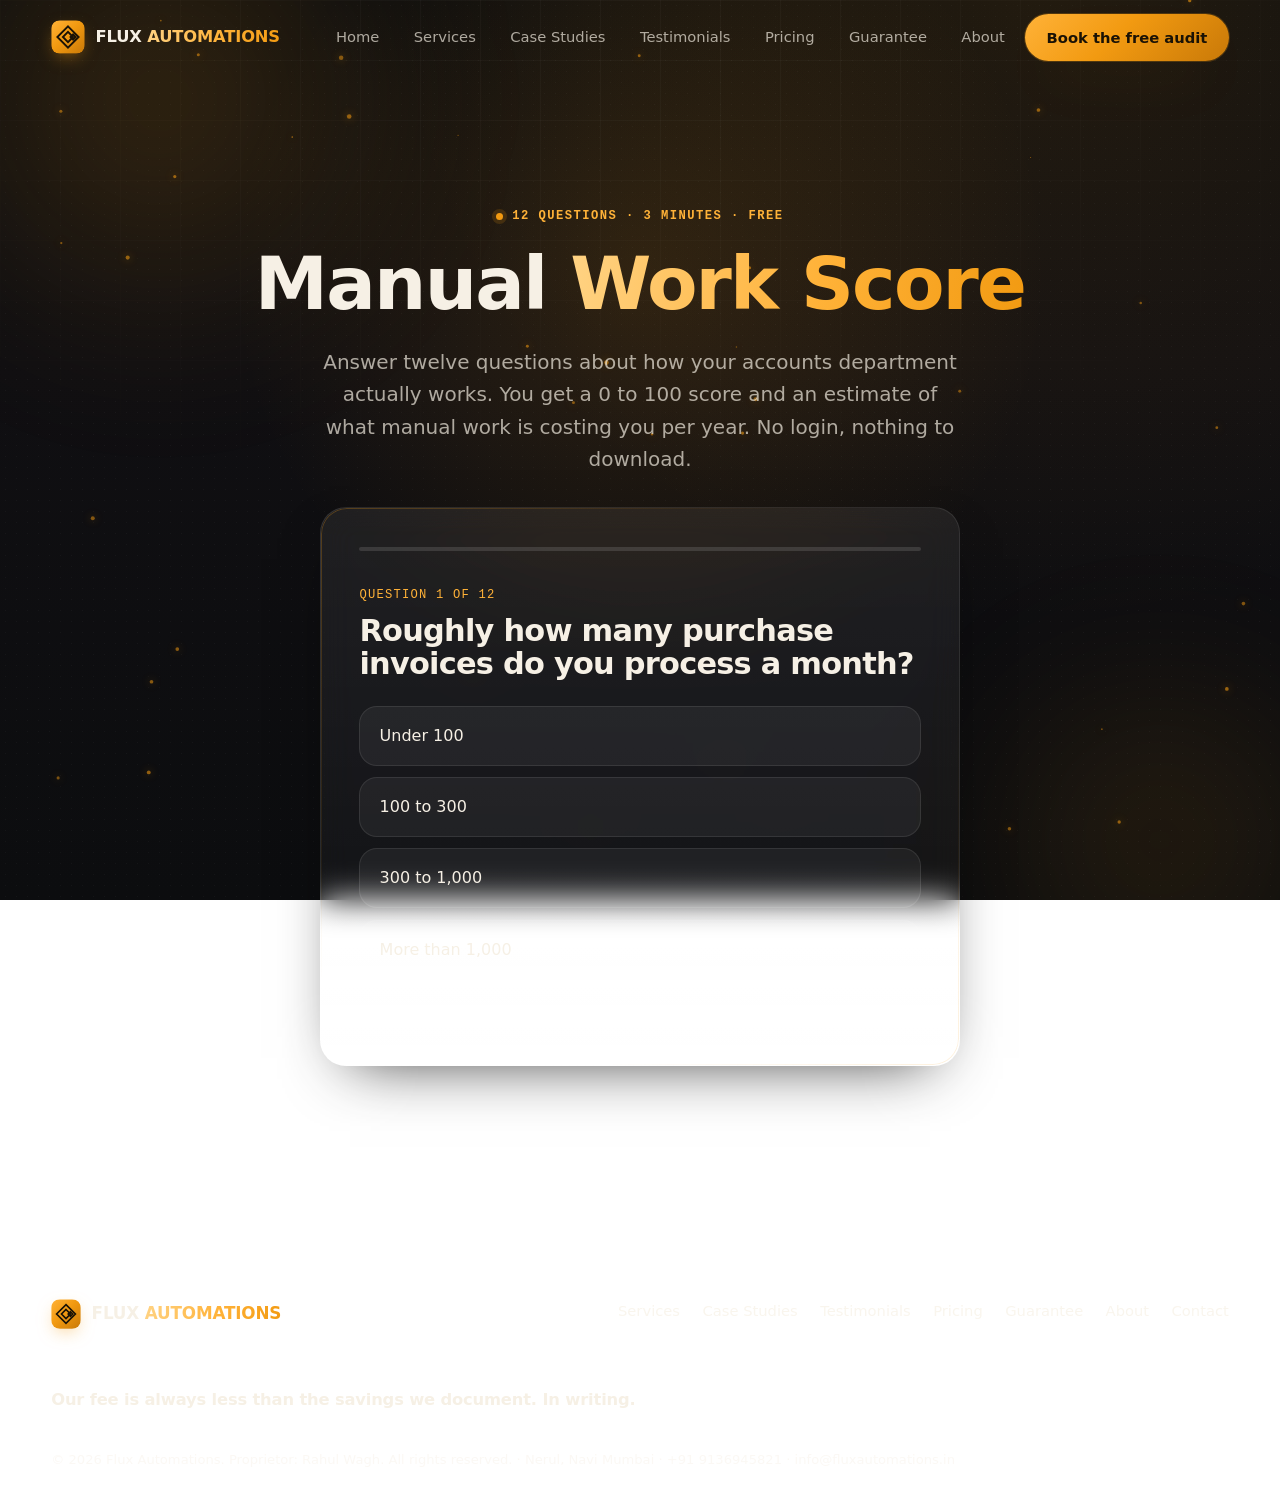
<file: manual-work-score.html>
<!DOCTYPE html>
<html lang="en">
<head>
<meta charset="UTF-8">
<meta name="viewport" content="width=device-width, initial-scale=1.0">
<title>Manual Work Score: what manual work costs your accounts team | Flux Automations</title>
<meta name="description" content="Twelve questions, three minutes. Get a 0 to 100 Manual Work Score and an estimate of what manual finance work is costing you per year.">
<meta name="theme-color" content="#0c0d0f">
<meta property="og:type" content="website">
<meta property="og:title" content="Manual Work Score: 12 questions, 3 minutes">
<meta property="og:description" content="Get a 0 to 100 score and an estimate of what manual finance work costs you per year.">
<meta property="og:image" content="assets/logo.png">
<meta name="twitter:card" content="summary_large_image">
<link rel="icon" type="image/png" href="assets/logo.png">
<link rel="stylesheet" href="assets/styles.css">
</head>
<body>
<svg width="0" height="0" style="position:absolute" aria-hidden="true">
  <defs>
    <linearGradient id="fluxGrad" x1="0%" y1="0%" x2="100%" y2="100%">
      <stop offset="0%" stop-color="#ffb238"/>
      <stop offset="45%" stop-color="#f29a11"/>
      <stop offset="100%" stop-color="#c97908"/>
    </linearGradient>
  </defs>
</svg>
<a class="skip-link" href="#main">Skip to content</a>

<div id="preloader" aria-hidden="true">
  <svg class="pre-mark" viewBox="0 0 160 160" role="img" aria-label="Flux loading">
    <path d="M80 12 L148 80 L80 148 L12 80 Z"></path>
    <path d="M80 44 L116 80 L80 116 L44 80 Z"></path>
    <path d="M116 62 L134 80 L116 98 L98 80 Z"></path>
  </svg>
</div>

<div class="bg-fx" aria-hidden="true">
  <div class="bg-grid"></div>
  <div class="bg-blob b1"></div>
  <div class="bg-blob b2"></div>
  <div class="bg-noise"></div>
</div>
<canvas id="embers" aria-hidden="true"></canvas>

<header class="nav">
  <div class="nav-inner">
    <a class="brand" href="index.html" aria-label="Flux Automations home">
      <svg class="mark-svg" viewBox="0 0 160 160" role="img" aria-label="Flux Automations mark">
        <rect x="2" y="2" width="156" height="156" rx="34" fill="url(#fluxGrad)"></rect>
        <g fill="none" stroke="#1a1205" stroke-width="9" stroke-linejoin="miter">
          <path d="M80 30 L130 80 L80 130 L30 80 Z"></path>
          <path d="M80 56 L104 80 L80 104 L56 80 Z"></path>
          <path d="M104 68 L116 80 L104 92 L92 80 Z"></path>
        </g>
      </svg>
      <span class="bn">FLUX <b>AUTOMATIONS</b></span>
    </a>
    <button class="nav-toggle" aria-label="Toggle menu" aria-expanded="false">
      <span></span><span></span><span></span>
    </button>
    <nav class="nav-links" aria-label="Primary">
      <a class="nl" href="index.html">Home</a>
      <a class="nl" href="services.html">Services</a>
      <a class="nl" href="work.html">Case Studies</a>
      <a class="nl" href="testimonials.html">Testimonials</a>
      <a class="nl" href="pricing.html">Pricing</a>
      <a class="nl" href="guarantee.html">Guarantee</a>
      <a class="nl" href="about.html">About</a>
      <a class="btn btn-primary" data-magnetic href="contact.html">Book the free audit</a>
    </nav>
  </div>
</header>

<main id="main">
  <section class="page-hero" style="padding-bottom:2rem">
    <div class="container">
      <span class="eyebrow" data-reveal>12 questions &middot; 3 minutes &middot; free</span>
      <h1 data-reveal>Manual <span class="grad-text">Work Score</span></h1>
      <p class="lede" data-reveal>Answer twelve questions about how your accounts department actually works. You get a 0 to 100 score and an estimate of what manual work is costing you per year. No login, nothing to download.</p>
    </div>
  </section>

  <section class="section" style="padding-top:0">
    <div class="container score-wrap">
      <div class="glass score-card">
        <span class="spot"></span>

        <div id="quiz">
          <div class="score-progress"><i id="bar"></i></div>
          <span class="score-q" id="qnum">Question 1 of 12</span>
          <h2 id="qtext">&nbsp;</h2>
          <div class="score-opts" id="opts"></div>
          <div class="score-nav">
            <button class="score-back" id="back" type="button">&larr; Back</button>
            <span></span>
          </div>
        </div>

        <div class="score-result" id="result">
          <span class="score-q">Your Manual Work Score</span>
          <div class="score-num" id="scoreNum">0</div>
          <div class="score-band" id="scoreBand"></div>

          <div class="score-money" id="moneyLine"></div>
          <p id="moneySub" style="font-size:.92rem"></p>

          <div class="callout" style="text-align:left">
            <p id="verdict"></p>
          </div>

          <p style="font-size:.88rem;color:var(--cream-faint);text-align:left">This is an estimate built from your answers, not a measurement. The Back-Office Time Audit measures it properly: task by task, priced at your team&rsquo;s real salary cost, signed off by you. It&rsquo;s free, takes 60 to 90 minutes, and the report is yours whether or not you work with us. If the number turns out to be small, you&rsquo;ve lost 60 minutes.</p>

          <div style="text-align:left;margin-top:2rem">
            <p class="form-divider">Want the audit? Leave your details</p>
            <div class="field"><label for="s-name">Name</label><input id="s-name" type="text" placeholder="Your name"></div>
            <div class="field"><label for="s-company">Company</label><input id="s-company" type="text" placeholder="Company name"></div>
            <div class="field-row">
              <div class="field"><label for="s-mobile">Mobile (WhatsApp)</label><input id="s-mobile" type="tel" placeholder="+91"></div>
              <div class="field"><label for="s-email">Email</label><input id="s-email" type="email" placeholder="you@company.com"></div>
            </div>
            <div class="cta-row">
              <a class="btn btn-primary" id="sendWa" href="#">Send my score on WhatsApp</a>
              <a class="btn btn-ghost" id="sendMail" href="#">Send by email</a>
            </div>
            <p class="form-status" id="sStatus" role="status"></p>
          </div>

          <div class="cta-row" style="justify-content:flex-start;margin-top:2rem">
            <a class="btn btn-ghost" href="pricing.html">See what automation costs</a>
            <button class="score-back" id="restart" type="button">Start again</button>
          </div>
        </div>

      </div>
    </div>
  </section>
</main>

<footer class="footer">
  <div class="container">
    <div class="footer-grid">
      <a class="brand" href="index.html">
        <svg class="mark-svg" viewBox="0 0 160 160" role="img" aria-label="Flux Automations mark">
        <rect x="2" y="2" width="156" height="156" rx="34" fill="url(#fluxGrad)"></rect>
        <g fill="none" stroke="#1a1205" stroke-width="9" stroke-linejoin="miter">
          <path d="M80 30 L130 80 L80 130 L30 80 Z"></path>
          <path d="M80 56 L104 80 L80 104 L56 80 Z"></path>
          <path d="M104 68 L116 80 L104 92 L92 80 Z"></path>
        </g>
      </svg>
        <span class="bn">FLUX <b>AUTOMATIONS</b></span>
      </a>
      <nav class="footer-links" aria-label="Footer">
        <a href="services.html">Services</a>
        <a href="work.html">Case Studies</a>
        <a href="testimonials.html">Testimonials</a>
        <a href="pricing.html">Pricing</a>
        <a href="guarantee.html">Guarantee</a>
        <a href="about.html">About</a>
        <a href="contact.html">Contact</a>
      </nav>
    </div>
    <p class="footer-mantra">Our fee is always less than the savings we document. In writing.</p>
    <p class="footer-copy">&copy; 2026 Flux Automations. Proprietor: Rahul Wagh. All rights reserved. &middot; Nerul, Navi Mumbai &middot; <a href="tel:+919136945821">+91 9136945821</a> &middot; <a href="mailto:info@fluxautomations.in">info@fluxautomations.in</a></p>
  </div>
</footer>

<div class="stickybar">
  <a class="sb-btn sb-wa" href="https://wa.me/919136945821?text=I%27d%20like%20to%20book%20the%20free%20Back-Office%20Time%20Audit."><svg viewBox="0 0 24 24" fill="none" stroke="currentColor" stroke-width="2" stroke-linecap="round" stroke-linejoin="round"><path d="M21 11.5a8.5 8.5 0 0 1-12.6 7.4L3 20.5l1.7-5.2A8.5 8.5 0 1 1 21 11.5Z"/></svg> WhatsApp</a>
  <a class="sb-btn sb-call" href="tel:+919136945821"><svg viewBox="0 0 24 24" fill="none" stroke="currentColor" stroke-width="2" stroke-linecap="round" stroke-linejoin="round"><path d="M22 16.9v3a2 2 0 0 1-2.2 2 19.8 19.8 0 0 1-8.6-3.1 19.5 19.5 0 0 1-6-6A19.8 19.8 0 0 1 2.1 4.2 2 2 0 0 1 4.1 2h3a2 2 0 0 1 2 1.7c.1 1 .4 1.9.7 2.8a2 2 0 0 1-.5 2.1L8.1 9.9a16 16 0 0 0 6 6l1.3-1.2a2 2 0 0 1 2.1-.5c.9.3 1.8.6 2.8.7a2 2 0 0 1 1.7 2Z"/></svg> Call</a>
</div>

<script src="assets/app.js"></script>
<script>
(function () {
  "use strict";

  /* Each option: label, p = manual-load points (0-4), h = manual hours/month (where the
     question measures time), r = loaded monthly cost of one accounts person (last question). */
  var Q = [
    { q: "Roughly how many purchase invoices do you process a month?",
      a: [ {l:"Under 100", p:0}, {l:"100 to 300", p:2}, {l:"300 to 1,000", p:3}, {l:"More than 1,000", p:4} ] },

    { q: "How many people work in your accounts team?",
      a: [ {l:"1 to 2", p:1}, {l:"3 to 5", p:2}, {l:"6 to 15", p:3}, {l:"More than 15", p:4} ] },

    { q: "Hours a month spent typing purchase invoices into Tally or your ERP?",
      a: [ {l:"Under 10 hours", p:0, h:5}, {l:"10 to 30 hours", p:2, h:20}, {l:"30 to 80 hours", p:3, h:55}, {l:"More than 80 hours", p:4, h:110} ] },

    { q: "Hours a month on bank reconciliation?",
      a: [ {l:"Under 5 hours", p:0, h:3}, {l:"5 to 15 hours", p:2, h:10}, {l:"15 to 40 hours", p:3, h:27}, {l:"More than 40 hours", p:4, h:55} ] },

    { q: "How do bank payment files get made?",
      a: [ {l:"Fully automated from the ERP", p:0}, {l:"Mostly automated, some manual fixes", p:1}, {l:"Built in Excel, then uploaded", p:3}, {l:"Typed into the bank portal by hand", p:4} ] },

    { q: "Hours a month preparing payment advices and vendor emails?",
      a: [ {l:"Under 5 hours", p:0, h:3}, {l:"5 to 15 hours", p:2, h:10}, {l:"15 to 40 hours", p:3, h:27}, {l:"More than 40 hours", p:4, h:55} ] },

    { q: "Hours a month chasing receivables and sending aging follow-ups?",
      a: [ {l:"Under 5 hours", p:0, h:3}, {l:"5 to 15 hours", p:2, h:10}, {l:"15 to 40 hours", p:3, h:27}, {l:"More than 40 hours", p:4, h:55} ] },

    { q: "Hours a month on GST return preparation and reconciliation?",
      a: [ {l:"Under 5 hours", p:0, h:3}, {l:"5 to 20 hours", p:2, h:12}, {l:"20 to 50 hours", p:3, h:35}, {l:"More than 50 hours", p:4, h:70} ] },

    { q: "After month-end, how many days before your MIS is ready?",
      a: [ {l:"1 to 2 days", p:0}, {l:"3 to 5 days", p:2}, {l:"6 to 10 days", p:3}, {l:"More than 10 days", p:4} ] },

    { q: "Is the same data typed into more than one system?",
      a: [ {l:"No", p:0}, {l:"Sometimes", p:2}, {l:"Often", p:3}, {l:"Almost always", p:4} ] },

    { q: "If the person who knows the Excel resigned tomorrow, how long to recover?",
      a: [ {l:"A day, it&rsquo;s documented", p:0}, {l:"About a week", p:2}, {l:"About a month", p:3}, {l:"Honestly, no idea", p:4} ] },

    { q: "Roughly what does one accounts person cost per month, fully loaded?",
      a: [ {l:"Under &#8377;25,000", p:0, r:22000}, {l:"&#8377;25,000 to &#8377;40,000", p:1, r:32000}, {l:"&#8377;40,000 to &#8377;60,000", p:2, r:50000}, {l:"More than &#8377;60,000", p:3, r:70000} ] }
  ];

  var MAX = Q.reduce(function (s, x) {
    return s + Math.max.apply(null, x.a.map(function (o) { return o.p; }));
  }, 0);
  var WORK_HOURS_PER_MONTH = 176; /* 22 days x 8 hours */

  var i = 0, picked = [];
  var quiz = document.getElementById("quiz");
  var result = document.getElementById("result");
  var qnum = document.getElementById("qnum");
  var qtext = document.getElementById("qtext");
  var opts = document.getElementById("opts");
  var bar = document.getElementById("bar");
  var back = document.getElementById("back");

  function render() {
    var item = Q[i];
    qnum.textContent = "Question " + (i + 1) + " of " + Q.length;
    qtext.innerHTML = item.q;
    bar.style.width = (i / Q.length * 100) + "%";
    back.style.visibility = i === 0 ? "hidden" : "visible";
    opts.innerHTML = "";
    item.a.forEach(function (o, idx) {
      var b = document.createElement("button");
      b.type = "button";
      b.className = "score-opt";
      b.innerHTML = o.l;
      if (picked[i] === idx) { b.style.borderColor = "var(--border-amber-hot)"; }
      b.addEventListener("click", function () {
        picked[i] = idx;
        if (i < Q.length - 1) { i++; render(); } else { finish(); }
      });
      opts.appendChild(b);
    });
  }

  back.addEventListener("click", function () { if (i > 0) { i--; render(); } });

  function fmtINR(n) {
    /* Indian digit grouping: 12,34,567 */
    var s = String(Math.round(n));
    if (s.length <= 3) return "₹" + s;
    var last3 = s.slice(-3), rest = s.slice(0, -3);
    return "₹" + rest.replace(/\B(?=(\d{2})+(?!\d))/g, ",") + "," + last3;
  }

  var state = {};

  function finish() {
    var pts = 0, hrs = 0, rate = 0;
    picked.forEach(function (idx, qi) {
      var o = Q[qi].a[idx];
      pts += o.p;
      if (o.h) hrs += o.h;
      if (o.r) rate = o.r;
    });

    var score = Math.round(pts / MAX * 100);
    var hourly = rate / WORK_HOURS_PER_MONTH;
    var annual = hrs * 12 * hourly;
    /* round to the nearest 5,000 so it reads as an estimate, not a measurement */
    annual = Math.round(annual / 5000) * 5000;

    var band, verdict;
    if (score <= 30) {
      band = "Mostly automated already";
      verdict = "Your back office is in reasonable shape. An audit would probably find one or two workflows worth automating, not a rebuild. We’d tell you if it isn’t worth the money.";
    } else if (score <= 55) {
      band = "Some manual load";
      verdict = "There is real manual work here, concentrated in a couple of tasks. That is usually a single-workflow job, the kind of thing a Sprint or the Essential package covers.";
    } else if (score <= 75) {
      band = "Heavy manual load";
      verdict = "This is the pattern we see most often: invoices, bank files and follow-ups all being handled by hand, with one person holding the knowledge. Two or three workflows usually recover most of it.";
    } else {
      band = "Very heavy manual load";
      verdict = "Most of your accounts department’s time is going into retyping data that already exists somewhere else, and the process depends on specific people remembering how it works. This is what the audit was built to measure.";
    }

    state = { score: score, band: band, hrs: hrs, annual: annual };

    document.getElementById("scoreNum").textContent = score;
    document.getElementById("scoreBand").textContent = band;
    document.getElementById("verdict").textContent = verdict;

    if (annual > 0 && hrs > 0) {
      document.getElementById("moneyLine").innerHTML = "Roughly <span class=\"grad-text\">" + fmtINR(annual) + "</span> a year";
      document.getElementById("moneySub").textContent =
        "Based on about " + hrs + " hours a month of manual finance work, priced at the salary band you selected.";
    } else {
      document.getElementById("moneyLine").textContent = "Not enough manual hours to estimate";
      document.getElementById("moneySub").textContent = "On your answers, there isn’t much manual time left to recover.";
    }

    bar.style.width = "100%";
    quiz.style.display = "none";
    result.classList.add("show");
    window.scrollTo({ top: 0, behavior: "smooth" });
  }

  function summary() {
    var name = (document.getElementById("s-name").value || "").trim();
    var company = (document.getElementById("s-company").value || "").trim();
    var mobile = (document.getElementById("s-mobile").value || "").trim();
    var email = (document.getElementById("s-email").value || "").trim();
    var lines = [
      "Manual Work Score: " + state.score + "/100 (" + state.band + ")",
      "Estimated manual hours: " + state.hrs + " per month",
      "Estimated annual cost: " + fmtINR(state.annual),
      "",
      "Name: " + name,
      "Company: " + company,
      "Mobile: " + mobile,
      "Email: " + email,
      "",
      "I'd like to book the free Back-Office Time Audit."
    ];
    return { text: lines.join("\n"), ok: name && (mobile || email) };
  }

  document.getElementById("sendWa").addEventListener("click", function (e) {
    var s = summary();
    if (!s.ok) { e.preventDefault(); document.getElementById("sStatus").textContent = "Add your name and a mobile or email first."; return; }
    this.href = "https://wa.me/919136945821?text=" + encodeURIComponent(s.text);
  });

  document.getElementById("sendMail").addEventListener("click", function (e) {
    var s = summary();
    if (!s.ok) { e.preventDefault(); document.getElementById("sStatus").textContent = "Add your name and a mobile or email first."; return; }
    this.href = "mailto:info@fluxautomations.in?subject=" +
      encodeURIComponent("Manual Work Score " + state.score + "/100, audit request") +
      "&body=" + encodeURIComponent(s.text);
  });

  document.getElementById("restart").addEventListener("click", function () {
    i = 0; picked = []; result.classList.remove("show"); quiz.style.display = "block"; render();
    window.scrollTo({ top: 0, behavior: "smooth" });
  });

  render();
})();
</script>
</body>
</html>
</file>
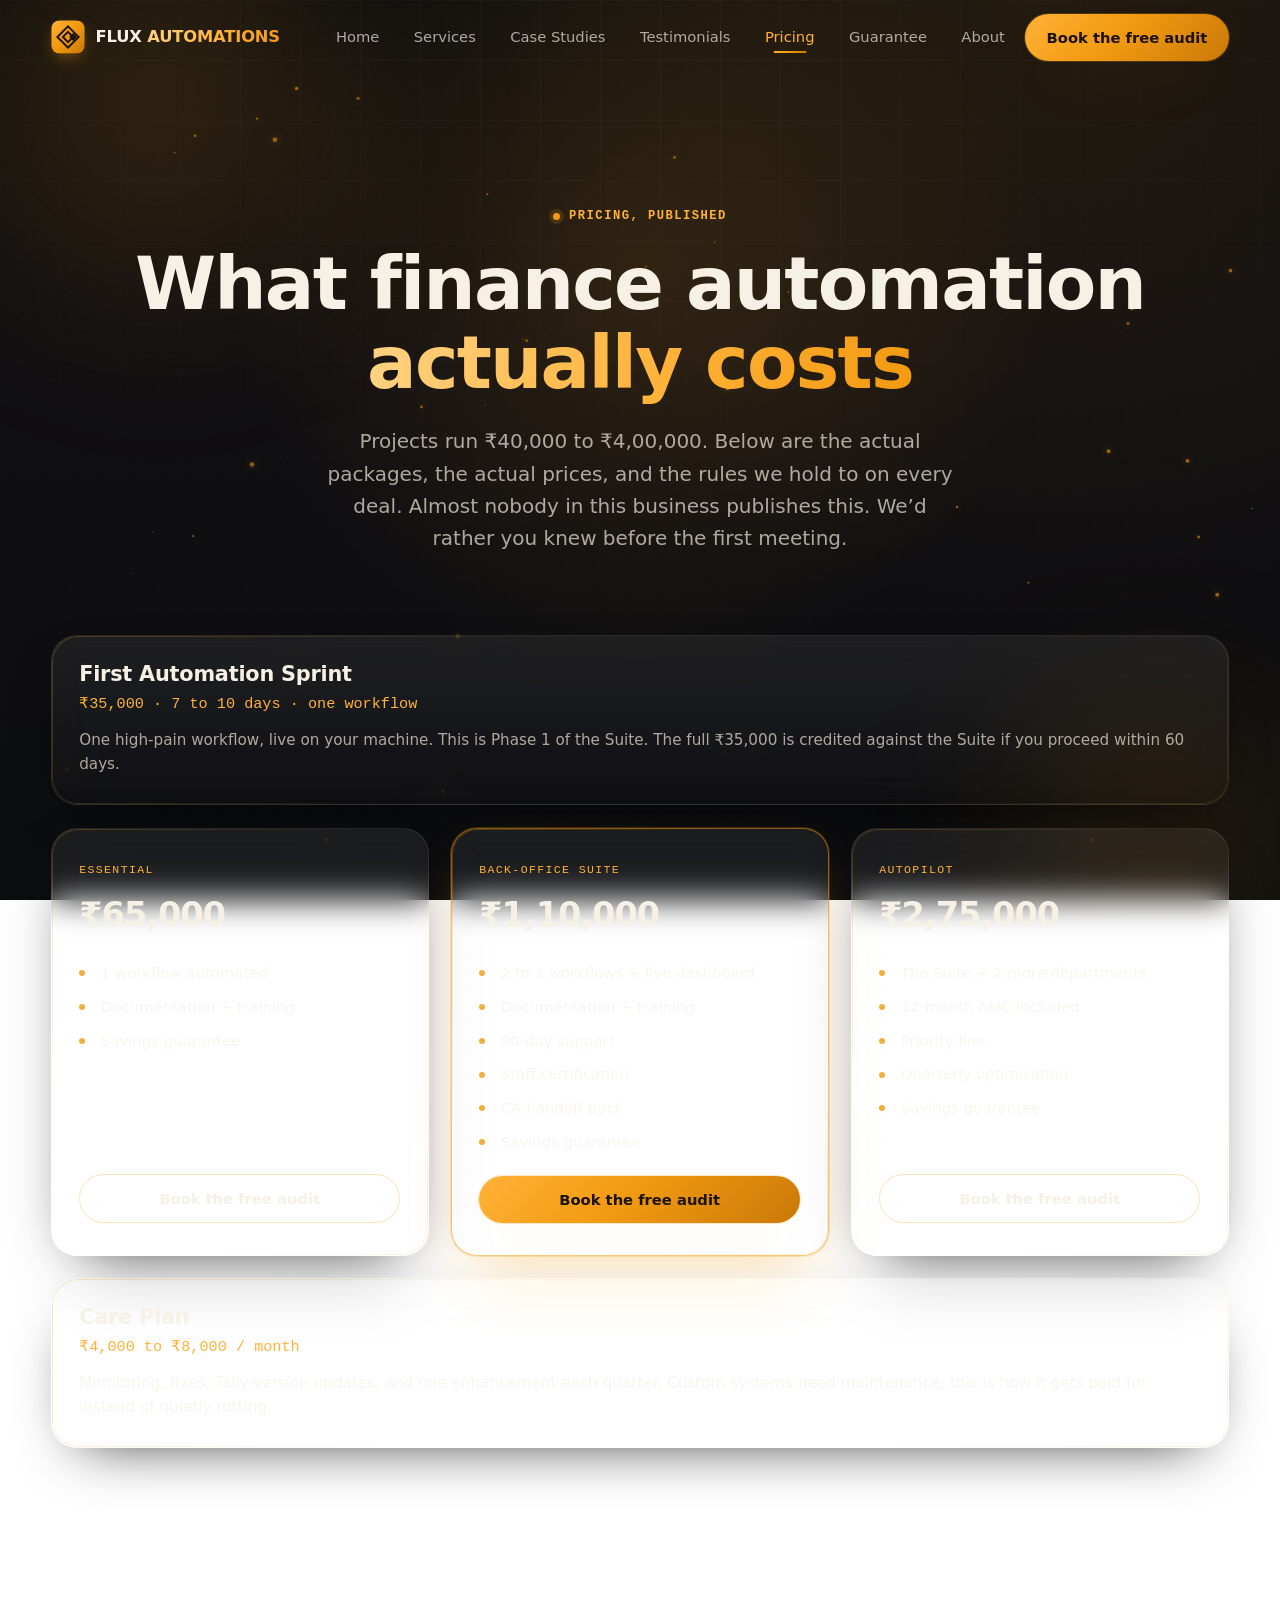
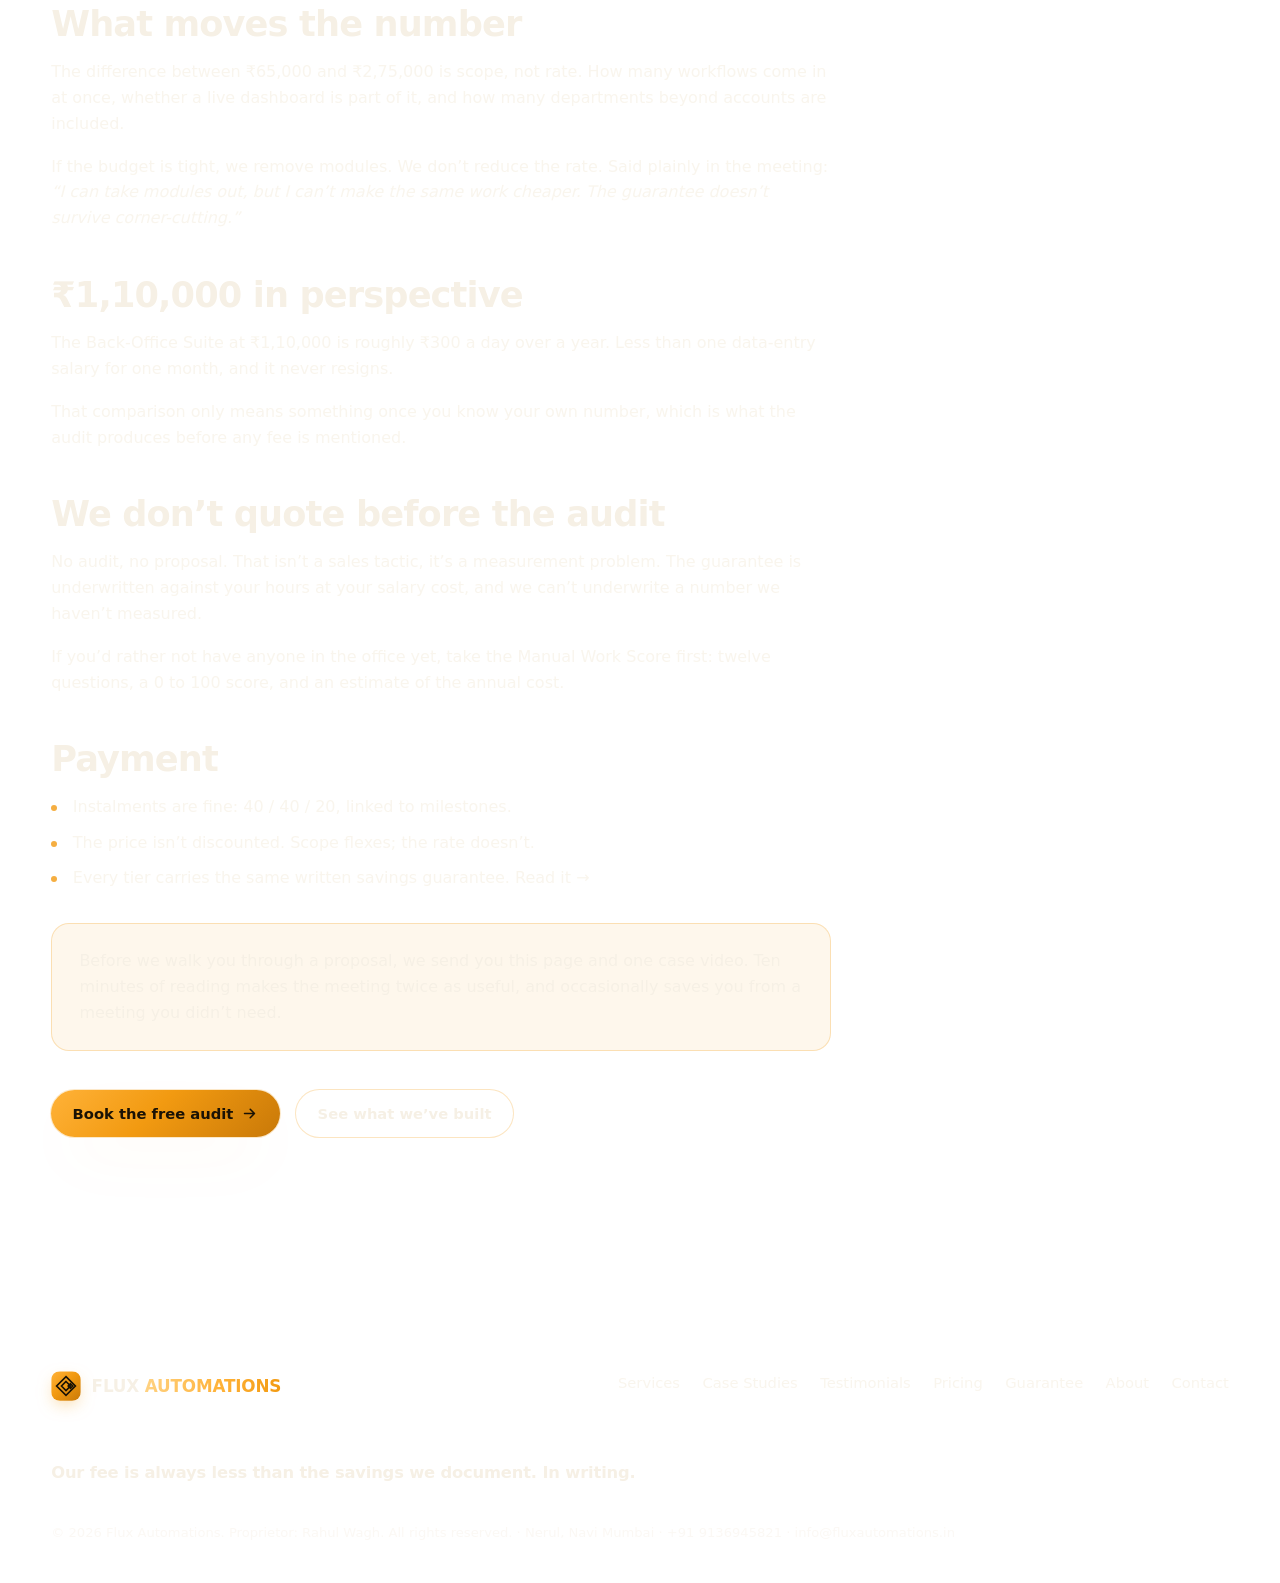
<file: pricing.html>
<!DOCTYPE html>
<html lang="en">
<head>
<meta charset="UTF-8">
<meta name="viewport" content="width=device-width, initial-scale=1.0">
<title>What finance automation costs in Mumbai (&#8377;40k to &#8377;4L) | Flux Automations</title>
<meta name="description" content="Real numbers: Sprint &#8377;35,000, Essential &#8377;65,000, Back-Office Suite &#8377;1,10,000, Autopilot &#8377;2,75,000, Care Plan &#8377;4,000 to &#8377;8,000/month. Every tier carries the written savings guarantee.">
<meta name="theme-color" content="#0c0d0f">
<meta property="og:type" content="article">
<meta property="og:title" content="What finance automation actually costs in Mumbai (&#8377;40k to &#8377;4L)">
<meta property="og:description" content="Published prices, the guarantee on every tier, and why we never quote before the audit.">
<meta property="og:image" content="assets/logo.png">
<meta name="twitter:card" content="summary_large_image">
<link rel="icon" type="image/png" href="assets/logo.png">
<link rel="stylesheet" href="assets/styles.css">
</head>
<body>
<svg width="0" height="0" style="position:absolute" aria-hidden="true">
  <defs>
    <linearGradient id="fluxGrad" x1="0%" y1="0%" x2="100%" y2="100%">
      <stop offset="0%" stop-color="#ffb238"/>
      <stop offset="45%" stop-color="#f29a11"/>
      <stop offset="100%" stop-color="#c97908"/>
    </linearGradient>
  </defs>
</svg>
<a class="skip-link" href="#main">Skip to content</a>

<div id="preloader" aria-hidden="true">
  <svg class="pre-mark" viewBox="0 0 160 160" role="img" aria-label="Flux loading">
    <path d="M80 12 L148 80 L80 148 L12 80 Z"></path>
    <path d="M80 44 L116 80 L80 116 L44 80 Z"></path>
    <path d="M116 62 L134 80 L116 98 L98 80 Z"></path>
  </svg>
</div>

<div class="bg-fx" aria-hidden="true">
  <div class="bg-grid"></div>
  <div class="bg-blob b1"></div>
  <div class="bg-blob b2"></div>
  <div class="bg-noise"></div>
</div>
<canvas id="embers" aria-hidden="true"></canvas>

<header class="nav">
  <div class="nav-inner">
    <a class="brand" href="index.html" aria-label="Flux Automations home">
      <svg class="mark-svg" viewBox="0 0 160 160" role="img" aria-label="Flux Automations mark">
        <rect x="2" y="2" width="156" height="156" rx="34" fill="url(#fluxGrad)"></rect>
        <g fill="none" stroke="#1a1205" stroke-width="9" stroke-linejoin="miter">
          <path d="M80 30 L130 80 L80 130 L30 80 Z"></path>
          <path d="M80 56 L104 80 L80 104 L56 80 Z"></path>
          <path d="M104 68 L116 80 L104 92 L92 80 Z"></path>
        </g>
      </svg>
      <span class="bn">FLUX <b>AUTOMATIONS</b></span>
    </a>
    <button class="nav-toggle" aria-label="Toggle menu" aria-expanded="false">
      <span></span><span></span><span></span>
    </button>
    <nav class="nav-links" aria-label="Primary">
      <a class="nl" href="index.html">Home</a>
      <a class="nl" href="services.html">Services</a>
      <a class="nl" href="work.html">Case Studies</a>
      <a class="nl" href="testimonials.html">Testimonials</a>
      <a class="nl" href="pricing.html">Pricing</a>
      <a class="nl" href="guarantee.html">Guarantee</a>
      <a class="nl" href="about.html">About</a>
      <a class="btn btn-primary" data-magnetic href="contact.html">Book the free audit</a>
    </nav>
  </div>
</header>

<main id="main">
  <section class="page-hero">
    <div class="container">
      <span class="eyebrow" data-reveal>Pricing, published</span>
      <h1 data-reveal>What finance automation <span class="grad-text">actually costs</span></h1>
      <p class="lede" data-reveal>Projects run &#8377;40,000 to &#8377;4,00,000. Below are the actual packages, the actual prices, and the rules we hold to on every deal. Almost nobody in this business publishes this. We&rsquo;d rather you knew before the first meeting.</p>
    </div>
  </section>

  <section class="section" style="padding-top:1rem">
    <div class="container">
      <div class="glass tilt rung" data-reveal style="margin-bottom:1.4rem">
        <span class="spot"></span>
        <h3>First Automation Sprint</h3>
        <span class="price-inline">&#8377;35,000 &middot; 7 to 10 days &middot; one workflow</span>
        <p>One high-pain workflow, live on your machine. This is Phase 1 of the Suite. The full &#8377;35,000 is credited against the Suite if you proceed within 60 days.</p>
      </div>

      <div class="tier-grid">
        <div class="glass tilt tier" data-reveal data-delay="1">
          <span class="spot"></span>
          <span class="tag">Essential</span>
          <div class="price">&#8377;65,000</div>
          <ul>
            <li>1 workflow automated</li>
            <li>Documentation + training</li>
            <li>Savings guarantee</li>
          </ul>
          <a class="btn btn-ghost" data-magnetic href="contact.html">Book the free audit</a>
        </div>
        <div class="glass tilt tier target" data-reveal data-delay="2">
          <span class="spot"></span>
          <span class="tag">Back-Office Suite</span>
          <div class="price">&#8377;1,10,000</div>
          <ul>
            <li>2 to 3 workflows + live dashboard</li>
            <li>Documentation + training</li>
            <li>90-day support</li>
            <li>Staff certification</li>
            <li>CA-handoff pack</li>
            <li>Savings guarantee</li>
          </ul>
          <a class="btn btn-primary" data-magnetic href="contact.html">Book the free audit</a>
        </div>
        <div class="glass tilt tier" data-reveal data-delay="3">
          <span class="spot"></span>
          <span class="tag">Autopilot</span>
          <div class="price">&#8377;2,75,000</div>
          <ul>
            <li>The Suite + 2 more departments</li>
            <li>12-month AMC included</li>
            <li>Priority line</li>
            <li>Quarterly optimisation</li>
            <li>Savings guarantee</li>
          </ul>
          <a class="btn btn-ghost" data-magnetic href="contact.html">Book the free audit</a>
        </div>
      </div>

      <div class="glass tilt rung" data-reveal style="margin-top:1.4rem">
        <span class="spot"></span>
        <h3>Care Plan</h3>
        <span class="price-inline">&#8377;4,000 to &#8377;8,000 / month</span>
        <p>Monitoring, fixes, Tally-version updates, and one enhancement each quarter. Custom systems need maintenance; this is how it gets paid for instead of quietly rotting.</p>
      </div>
    </div>
  </section>

  <section class="section" style="padding-top:0">
    <div class="container">
      <div class="prose" data-reveal>

        <h2>What moves the number</h2>
        <p>The difference between &#8377;65,000 and &#8377;2,75,000 is scope, not rate. How many workflows come in at once, whether a live dashboard is part of it, and how many departments beyond accounts are included.</p>
        <!-- TODO: expand into the six named cost factors once Rahul supplies them (marketing plan 3.4 #1). -->
        <p>If the budget is tight, we remove modules. We don&rsquo;t reduce the rate. Said plainly in the meeting: <em>&ldquo;I can take modules out, but I can&rsquo;t make the same work cheaper. The guarantee doesn&rsquo;t survive corner-cutting.&rdquo;</em></p>

        <h2>&#8377;1,10,000 in perspective</h2>
        <p>The Back-Office Suite at &#8377;1,10,000 is roughly &#8377;300 a day over a year. Less than one data-entry salary for one month, and it never resigns.</p>
        <p>That comparison only means something once you know your own number, which is what the audit produces before any fee is mentioned.</p>

        <h2>We don&rsquo;t quote before the audit</h2>
        <p>No audit, no proposal. That isn&rsquo;t a sales tactic, it&rsquo;s a measurement problem. The guarantee is underwritten against your hours at your salary cost, and we can&rsquo;t underwrite a number we haven&rsquo;t measured.</p>
        <p>If you&rsquo;d rather not have anyone in the office yet, take the <a href="manual-work-score.html">Manual Work Score</a> first: twelve questions, a 0 to 100 score, and an estimate of the annual cost.</p>

        <h2>Payment</h2>
        <ul>
          <li>Instalments are fine: 40 / 40 / 20, linked to milestones.</li>
          <li>The price isn&rsquo;t discounted. Scope flexes; the rate doesn&rsquo;t.</li>
          <li>Every tier carries the same written savings guarantee. <a href="guarantee.html">Read it &rarr;</a></li>
        </ul>

        <div class="callout">
          <p>Before we walk you through a proposal, we send you this page and one case video. Ten minutes of reading makes the meeting twice as useful, and occasionally saves you from a meeting you didn&rsquo;t need.</p>
        </div>

        <div class="cta-row" style="margin-top:2.4rem">
          <a class="btn btn-primary" data-magnetic href="contact.html">Book the free audit <svg viewBox="0 0 24 24" fill="none" stroke="currentColor" stroke-width="2.2" stroke-linecap="round" stroke-linejoin="round"><path d="M5 12h14M13 6l6 6-6 6"/></svg></a>
          <a class="btn btn-ghost" data-magnetic href="work.html">See what we&rsquo;ve built</a>
        </div>

      </div>
    </div>
  </section>
</main>

<footer class="footer">
  <div class="container">
    <div class="footer-grid">
      <a class="brand" href="index.html">
        <svg class="mark-svg" viewBox="0 0 160 160" role="img" aria-label="Flux Automations mark">
        <rect x="2" y="2" width="156" height="156" rx="34" fill="url(#fluxGrad)"></rect>
        <g fill="none" stroke="#1a1205" stroke-width="9" stroke-linejoin="miter">
          <path d="M80 30 L130 80 L80 130 L30 80 Z"></path>
          <path d="M80 56 L104 80 L80 104 L56 80 Z"></path>
          <path d="M104 68 L116 80 L104 92 L92 80 Z"></path>
        </g>
      </svg>
        <span class="bn">FLUX <b>AUTOMATIONS</b></span>
      </a>
      <nav class="footer-links" aria-label="Footer">
        <a href="services.html">Services</a>
        <a href="work.html">Case Studies</a>
        <a href="testimonials.html">Testimonials</a>
        <a href="pricing.html">Pricing</a>
        <a href="guarantee.html">Guarantee</a>
        <a href="about.html">About</a>
        <a href="contact.html">Contact</a>
      </nav>
    </div>
    <p class="footer-mantra">Our fee is always less than the savings we document. In writing.</p>
    <p class="footer-copy">&copy; 2026 Flux Automations. Proprietor: Rahul Wagh. All rights reserved. &middot; Nerul, Navi Mumbai &middot; <a href="tel:+919136945821">+91 9136945821</a> &middot; <a href="mailto:info@fluxautomations.in">info@fluxautomations.in</a></p>
  </div>
</footer>

<div class="stickybar">
  <a class="sb-btn sb-wa" href="https://wa.me/919136945821?text=I%27d%20like%20to%20book%20the%20free%20Back-Office%20Time%20Audit."><svg viewBox="0 0 24 24" fill="none" stroke="currentColor" stroke-width="2" stroke-linecap="round" stroke-linejoin="round"><path d="M21 11.5a8.5 8.5 0 0 1-12.6 7.4L3 20.5l1.7-5.2A8.5 8.5 0 1 1 21 11.5Z"/></svg> WhatsApp</a>
  <a class="sb-btn sb-call" href="tel:+919136945821"><svg viewBox="0 0 24 24" fill="none" stroke="currentColor" stroke-width="2" stroke-linecap="round" stroke-linejoin="round"><path d="M22 16.9v3a2 2 0 0 1-2.2 2 19.8 19.8 0 0 1-8.6-3.1 19.5 19.5 0 0 1-6-6A19.8 19.8 0 0 1 2.1 4.2 2 2 0 0 1 4.1 2h3a2 2 0 0 1 2 1.7c.1 1 .4 1.9.7 2.8a2 2 0 0 1-.5 2.1L8.1 9.9a16 16 0 0 0 6 6l1.3-1.2a2 2 0 0 1 2.1-.5c.9.3 1.8.6 2.8.7a2 2 0 0 1 1.7 2Z"/></svg> Call</a>
</div>

<script src="assets/app.js"></script>
</body>
</html>
</file>
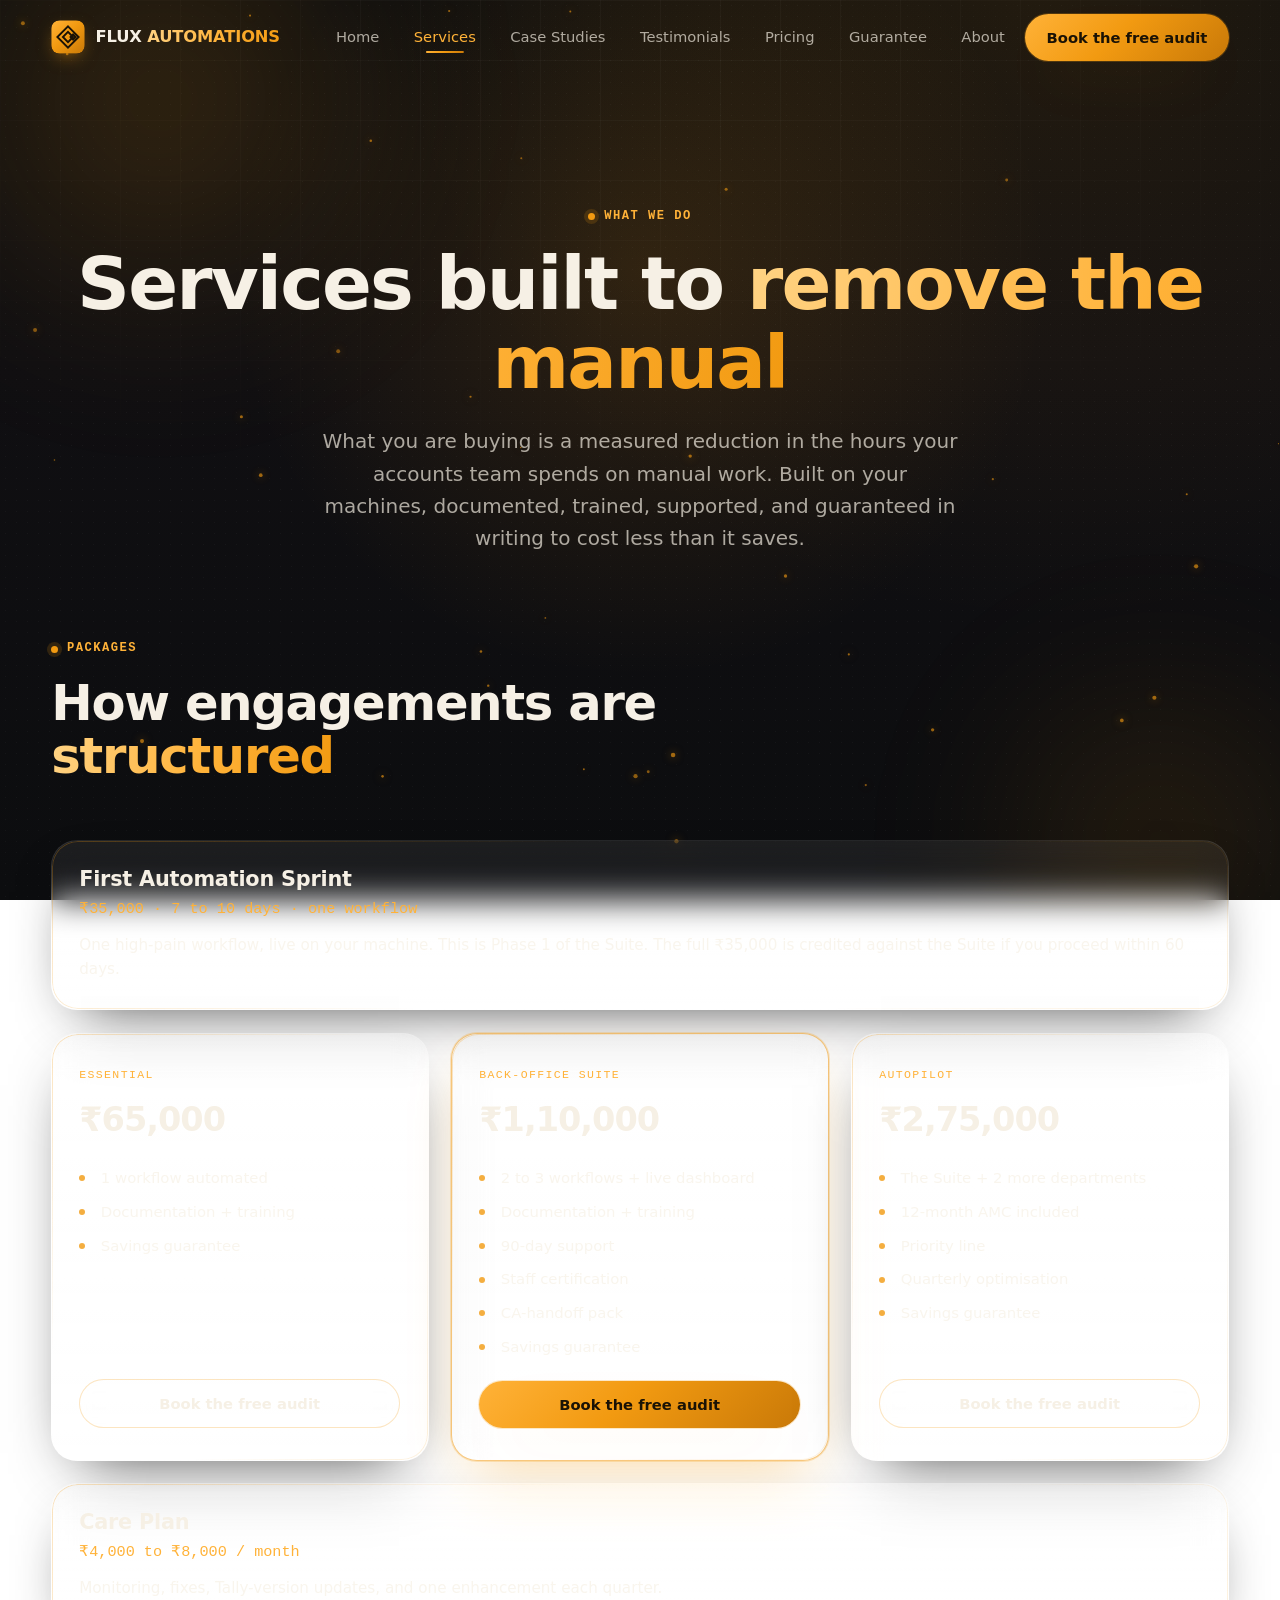
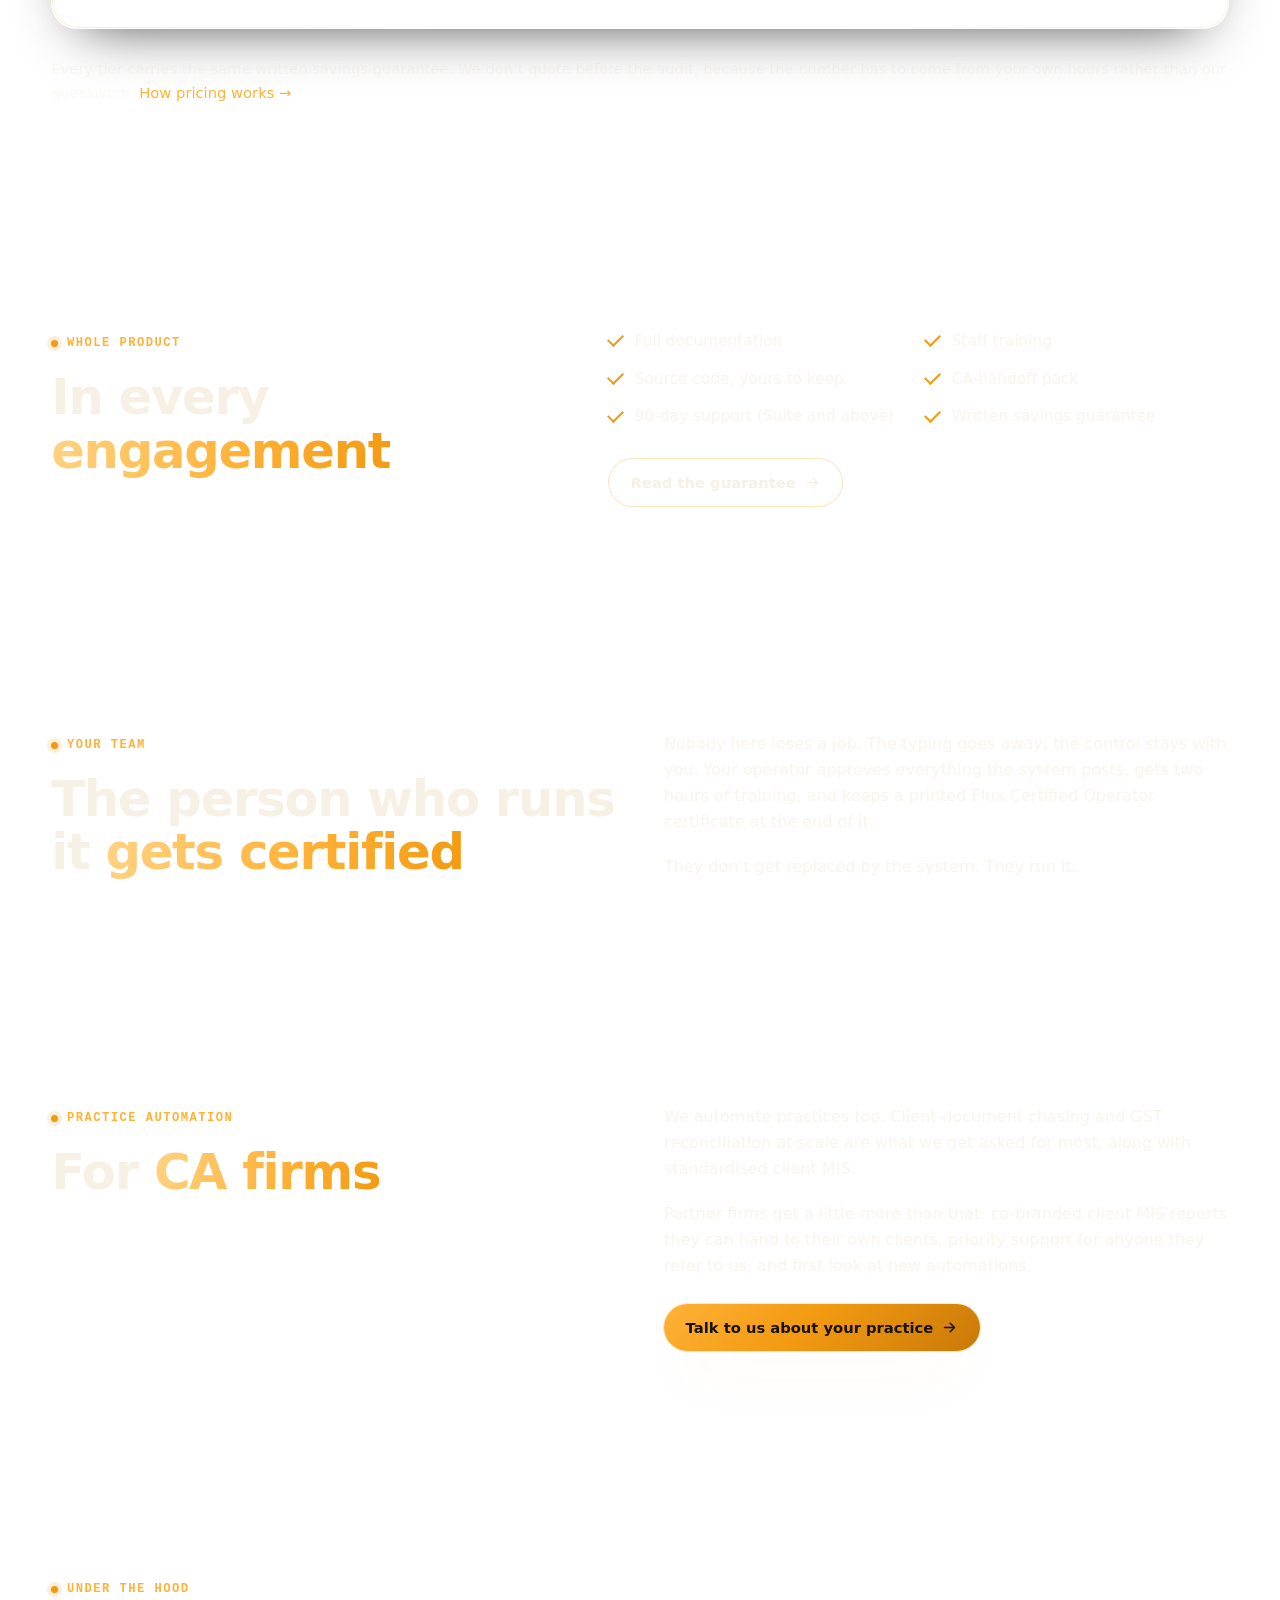
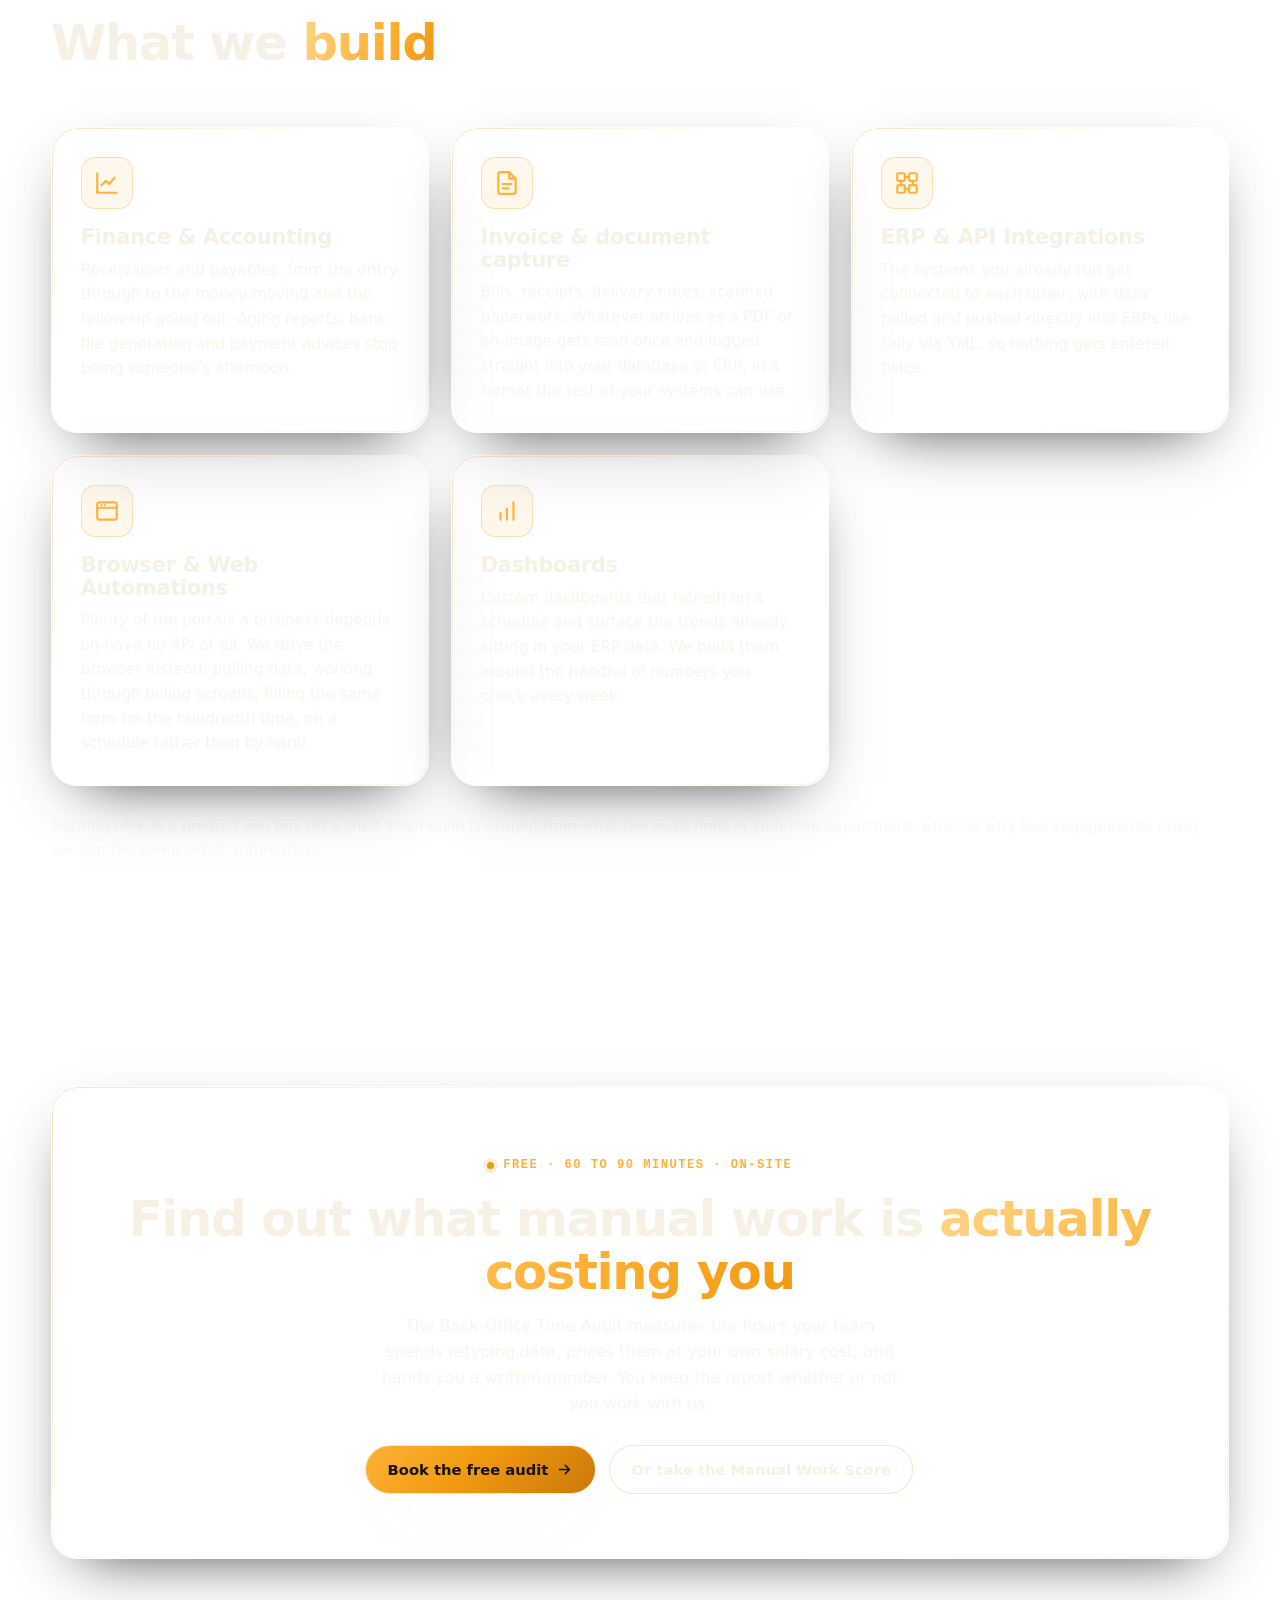
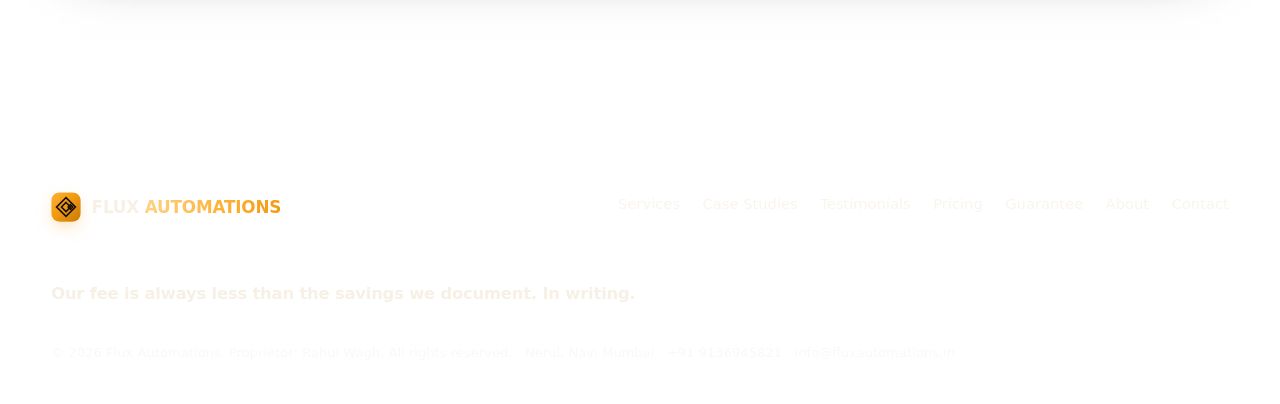
<file: services.html>
<!DOCTYPE html>
<html lang="en">
<head>
<meta charset="UTF-8">
<meta name="viewport" content="width=device-width, initial-scale=1.0">
<title>Services &amp; packages, finance back-office automation | Flux Automations</title>
<meta name="description" content="Sprint &#8377;35,000. Back-Office Suite &#8377;1,10,000. Every tier carries the written savings guarantee. Built and deployed on your own machines.">
<meta name="theme-color" content="#0c0d0f">
<meta property="og:type" content="website">
<meta property="og:title" content="Services &amp; packages | Flux Automations">
<meta property="og:description" content="Sprint &#8377;35,000. Back-Office Suite &#8377;1,10,000. Every tier carries the written savings guarantee.">
<meta property="og:image" content="assets/logo.png">
<meta name="twitter:card" content="summary_large_image">
<link rel="icon" type="image/png" href="assets/logo.png">
<link rel="stylesheet" href="assets/styles.css">
</head>
<body>
<svg width="0" height="0" style="position:absolute" aria-hidden="true">
  <defs>
    <linearGradient id="fluxGrad" x1="0%" y1="0%" x2="100%" y2="100%">
      <stop offset="0%" stop-color="#ffb238"/>
      <stop offset="45%" stop-color="#f29a11"/>
      <stop offset="100%" stop-color="#c97908"/>
    </linearGradient>
  </defs>
</svg>
<a class="skip-link" href="#main">Skip to content</a>

<div id="preloader" aria-hidden="true">
  <svg class="pre-mark" viewBox="0 0 160 160" role="img" aria-label="Flux loading">
    <path d="M80 12 L148 80 L80 148 L12 80 Z"></path>
    <path d="M80 44 L116 80 L80 116 L44 80 Z"></path>
    <path d="M116 62 L134 80 L116 98 L98 80 Z"></path>
  </svg>
</div>

<div class="bg-fx" aria-hidden="true">
  <div class="bg-grid"></div>
  <div class="bg-blob b1"></div>
  <div class="bg-blob b2"></div>
  <div class="bg-noise"></div>
</div>
<canvas id="embers" aria-hidden="true"></canvas>

<header class="nav">
  <div class="nav-inner">
    <a class="brand" href="index.html" aria-label="Flux Automations home">
      <svg class="mark-svg" viewBox="0 0 160 160" role="img" aria-label="Flux Automations mark">
        <rect x="2" y="2" width="156" height="156" rx="34" fill="url(#fluxGrad)"></rect>
        <g fill="none" stroke="#1a1205" stroke-width="9" stroke-linejoin="miter">
          <path d="M80 30 L130 80 L80 130 L30 80 Z"></path>
          <path d="M80 56 L104 80 L80 104 L56 80 Z"></path>
          <path d="M104 68 L116 80 L104 92 L92 80 Z"></path>
        </g>
      </svg>
      <span class="bn">FLUX <b>AUTOMATIONS</b></span>
    </a>
    <button class="nav-toggle" aria-label="Toggle menu" aria-expanded="false">
      <span></span><span></span><span></span>
    </button>
    <nav class="nav-links" aria-label="Primary">
      <a class="nl" href="index.html">Home</a>
      <a class="nl" href="services.html">Services</a>
      <a class="nl" href="work.html">Case Studies</a>
      <a class="nl" href="testimonials.html">Testimonials</a>
      <a class="nl" href="pricing.html">Pricing</a>
      <a class="nl" href="guarantee.html">Guarantee</a>
      <a class="nl" href="about.html">About</a>
      <a class="btn btn-primary" data-magnetic href="contact.html">Book the free audit</a>
    </nav>
  </div>
</header>

<main id="main">
  <section class="page-hero">
    <div class="container">
      <span class="eyebrow" data-reveal>What we do</span>
      <h1 data-reveal>Services built to <span class="grad-text">remove the manual</span></h1>
      <p class="lede" data-reveal>What you are buying is a measured reduction in the hours your accounts team spends on manual work. Built on your machines, documented, trained, supported, and guaranteed in writing to cost less than it saves.</p>
    </div>
  </section>

  <!-- OFFER LADDER -->
  <section class="section" style="padding-top:1rem" id="packages">
    <div class="container">
      <div class="section-head" data-reveal>
        <span class="eyebrow">Packages</span>
        <h2>How engagements are <span class="grad-text">structured</span></h2>
      </div>

      <div class="glass tilt rung" data-reveal style="margin-bottom:1.4rem">
        <span class="spot"></span>
        <h3>First Automation Sprint</h3>
        <span class="price-inline">&#8377;35,000 &middot; 7 to 10 days &middot; one workflow</span>
        <p>One high-pain workflow, live on your machine. This is Phase 1 of the Suite. The full &#8377;35,000 is credited against the Suite if you proceed within 60 days.</p>
      </div>

      <div class="tier-grid">
        <div class="glass tilt tier" data-reveal data-delay="1">
          <span class="spot"></span>
          <span class="tag">Essential</span>
          <div class="price">&#8377;65,000</div>
          <ul>
            <li>1 workflow automated</li>
            <li>Documentation + training</li>
            <li>Savings guarantee</li>
          </ul>
          <a class="btn btn-ghost" data-magnetic href="contact.html">Book the free audit</a>
        </div>

        <div class="glass tilt tier target" data-reveal data-delay="2">
          <span class="spot"></span>
          <span class="tag">Back-Office Suite</span>
          <div class="price">&#8377;1,10,000</div>
          <ul>
            <li>2 to 3 workflows + live dashboard</li>
            <li>Documentation + training</li>
            <li>90-day support</li>
            <li>Staff certification</li>
            <li>CA-handoff pack</li>
            <li>Savings guarantee</li>
          </ul>
          <a class="btn btn-primary" data-magnetic href="contact.html">Book the free audit</a>
        </div>

        <div class="glass tilt tier" data-reveal data-delay="3">
          <span class="spot"></span>
          <span class="tag">Autopilot</span>
          <div class="price">&#8377;2,75,000</div>
          <ul>
            <li>The Suite + 2 more departments</li>
            <li>12-month AMC included</li>
            <li>Priority line</li>
            <li>Quarterly optimisation</li>
            <li>Savings guarantee</li>
          </ul>
          <a class="btn btn-ghost" data-magnetic href="contact.html">Book the free audit</a>
        </div>
      </div>

      <div class="glass tilt rung" data-reveal style="margin-top:1.4rem">
        <span class="spot"></span>
        <h3>Care Plan</h3>
        <span class="price-inline">&#8377;4,000 to &#8377;8,000 / month</span>
        <p>Monitoring, fixes, Tally-version updates, and one enhancement each quarter.</p>
      </div>

      <p class="step-note">Every tier carries the same written savings guarantee. We don&rsquo;t quote before the audit, because the number has to come from your own hours rather than our guesswork. <a href="pricing.html" style="color:var(--amber-bright)">How pricing works &rarr;</a></p>
    </div>
  </section>

  <!-- INCLUDED -->
  <section class="section">
    <div class="container">
      <div class="split narrow">
        <div class="col" data-reveal>
          <span class="eyebrow">Whole product</span>
          <h2>In every <span class="grad-text">engagement</span></h2>
        </div>
        <div class="col" data-reveal data-delay="1">
          <ul class="tick-list">
            <li>Full documentation</li>
            <li>Staff training</li>
            <li>Source code, yours to keep</li>
            <li>CA-handoff pack</li>
            <li>90-day support (Suite and above)</li>
            <li>Written savings guarantee</li>
          </ul>
          <div class="cta-row" style="margin-top:1.8rem">
            <a class="btn btn-ghost" data-magnetic href="guarantee.html">Read the guarantee <svg viewBox="0 0 24 24" fill="none" stroke="currentColor" stroke-width="2.2" stroke-linecap="round" stroke-linejoin="round"><path d="M5 12h14M13 6l6 6-6 6"/></svg></a>
          </div>
        </div>
      </div>
    </div>
  </section>

  <!-- CERTIFIED OPERATOR -->
  <section class="section">
    <div class="container">
      <div class="split">
        <div class="col" data-reveal>
          <span class="eyebrow">Your team</span>
          <h2>The person who runs it <span class="grad-text">gets certified</span></h2>
        </div>
        <div class="col" data-reveal data-delay="1">
          <p>Nobody here loses a job. The typing goes away; the control stays with you. Your operator approves everything the system posts, gets two hours of training, and keeps a printed Flux Certified Operator certificate at the end of it.</p>
          <p style="margin-top:1.2rem">They don&rsquo;t get replaced by the system. They run it.</p>
        </div>
      </div>
    </div>
  </section>

  <!-- FOR CA FIRMS -->
  <section class="section" id="ca-firms">
    <div class="container">
      <div class="split">
        <div class="col" data-reveal>
          <span class="eyebrow">Practice automation</span>
          <h2>For <span class="grad-text">CA firms</span></h2>
        </div>
        <div class="col" data-reveal data-delay="1">
          <p>We automate practices too. Client-document chasing and GST reconciliation at scale are what we get asked for most, along with standardised client MIS.</p>
          <p style="margin-top:1.2rem">Partner firms get a little more than that: co-branded client MIS reports they can hand to their own clients, priority support for anyone they refer to us, and first look at new automations.</p>
          <div class="cta-row" style="margin-top:1.6rem">
            <a class="btn btn-primary" data-magnetic href="contact.html">Talk to us about your practice <svg viewBox="0 0 24 24" fill="none" stroke="currentColor" stroke-width="2.2" stroke-linecap="round" stroke-linejoin="round"><path d="M5 12h14M13 6l6 6-6 6"/></svg></a>
          </div>
        </div>
      </div>
    </div>
  </section>

  <!-- CAPABILITIES -->
  <section class="section" id="capabilities">
    <div class="container">
      <div class="section-head" data-reveal>
        <span class="eyebrow">Under the hood</span>
        <h2>What we <span class="grad-text">build</span></h2>
      </div>
      <div class="svc-grid"><article class="glass tilt svc-card" data-reveal data-delay="1">
          <span class="spot"></span>
          <div class="svc-ic"><svg viewBox="0 0 24 24" fill="none" stroke="currentColor" stroke-width="2" stroke-linecap="round" stroke-linejoin="round"><path d="M3 3v18h18"/><path d="M7 14l4-4 3 3 5-6"/></svg></div>
          <h3>Finance &amp; Accounting</h3><p>Receivables and payables, from the entry through to the money moving and the follow-up going out. Aging reports, bank file generation and payment advices stop being someone&rsquo;s afternoon.</p>
        </article>
<article class="glass tilt svc-card" data-reveal data-delay="2">
          <span class="spot"></span>
          <div class="svc-ic"><svg viewBox="0 0 24 24" fill="none" stroke="currentColor" stroke-width="2" stroke-linecap="round" stroke-linejoin="round"><path d="M14 2H6a2 2 0 0 0-2 2v16a2 2 0 0 0 2 2h12a2 2 0 0 0 2-2V8z"/><path d="M14 2v6h6"/><path d="M8 13h8M8 17h5"/></svg></div>
          <h3>Invoice &amp; document capture</h3><p>Bills, receipts, delivery notes, scanned paperwork. Whatever arrives as a PDF or an image gets read once and logged straight into your database or ERP, in a format the rest of your systems can use.</p>
        </article>
<article class="glass tilt svc-card" data-reveal data-delay="3">
          <span class="spot"></span>
          <div class="svc-ic"><svg viewBox="0 0 24 24" fill="none" stroke="currentColor" stroke-width="2" stroke-linecap="round" stroke-linejoin="round"><rect x="3" y="3" width="7" height="7" rx="1"/><rect x="14" y="3" width="7" height="7" rx="1"/><rect x="14" y="14" width="7" height="7" rx="1"/><rect x="3" y="14" width="7" height="7" rx="1"/><path d="M10 6.5h4M6.5 10v4M17.5 10v4M10 17.5h4"/></svg></div>
          <h3>ERP &amp; API Integrations</h3><p>The systems you already run get connected to each other, with data pulled and pushed directly into ERPs like Tally via XML, so nothing gets entered twice.</p>
        </article>
<article class="glass tilt svc-card" data-reveal data-delay="4">
          <span class="spot"></span>
          <div class="svc-ic"><svg viewBox="0 0 24 24" fill="none" stroke="currentColor" stroke-width="2" stroke-linecap="round" stroke-linejoin="round"><rect x="3" y="4" width="18" height="16" rx="2"/><path d="M3 9h18M7 6.5h.01M10 6.5h.01"/></svg></div>
          <h3>Browser &amp; Web Automations</h3><p>Plenty of the portals a business depends on have no API at all. We drive the browser instead: pulling data, working through billing screens, filling the same form for the hundredth time, on a schedule rather than by hand.</p>
        </article>
<article class="glass tilt svc-card" data-reveal data-delay="1">
          <span class="spot"></span>
          <div class="svc-ic"><svg viewBox="0 0 24 24" fill="none" stroke="currentColor" stroke-width="2" stroke-linecap="round" stroke-linejoin="round"><path d="M12 20V10M18 20V4M6 20v-6"/></svg></div>
          <h3>Dashboards</h3><p>Custom dashboards that refresh on a schedule and surface the trends already sitting in your ERP data. We build them around the handful of numbers you check every week.</p>
        </article></div>
      <p class="step-note">Nothing here is a product you buy off a shelf. Each build is scoped from what the audit finds in your own department, which is why two engagements rarely contain the same set of automations.</p>
    </div>
  </section>

<section class="section">
  <div class="container">
    <div class="glass tilt cta-strip" data-reveal>
      <span class="spot"></span>
      <span class="eyebrow">Free &middot; 60 to 90 minutes &middot; on-site</span>
      <h2>Find out what manual work is <span class="grad-text">actually costing you</span></h2>
      <p>The Back-Office Time Audit measures the hours your team spends retyping data, prices them at your own salary cost, and hands you a written number. You keep the report whether or not you work with us.</p>
      <div class="cta-row">
        <a class="btn btn-primary" data-magnetic href="contact.html">Book the free audit <svg viewBox="0 0 24 24" fill="none" stroke="currentColor" stroke-width="2.2" stroke-linecap="round" stroke-linejoin="round"><path d="M5 12h14M13 6l6 6-6 6"/></svg></a>
        <a class="btn btn-ghost" data-magnetic href="manual-work-score.html">Or take the Manual Work Score</a>
      </div>
    </div>
  </div>
</section>

</main>

<footer class="footer">
  <div class="container">
    <div class="footer-grid">
      <a class="brand" href="index.html">
        <svg class="mark-svg" viewBox="0 0 160 160" role="img" aria-label="Flux Automations mark">
        <rect x="2" y="2" width="156" height="156" rx="34" fill="url(#fluxGrad)"></rect>
        <g fill="none" stroke="#1a1205" stroke-width="9" stroke-linejoin="miter">
          <path d="M80 30 L130 80 L80 130 L30 80 Z"></path>
          <path d="M80 56 L104 80 L80 104 L56 80 Z"></path>
          <path d="M104 68 L116 80 L104 92 L92 80 Z"></path>
        </g>
      </svg>
        <span class="bn">FLUX <b>AUTOMATIONS</b></span>
      </a>
      <nav class="footer-links" aria-label="Footer">
        <a href="services.html">Services</a>
        <a href="work.html">Case Studies</a>
        <a href="testimonials.html">Testimonials</a>
        <a href="pricing.html">Pricing</a>
        <a href="guarantee.html">Guarantee</a>
        <a href="about.html">About</a>
        <a href="contact.html">Contact</a>
      </nav>
    </div>
    <p class="footer-mantra">Our fee is always less than the savings we document. In writing.</p>
    <p class="footer-copy">&copy; 2026 Flux Automations. Proprietor: Rahul Wagh. All rights reserved. &middot; Nerul, Navi Mumbai &middot; <a href="tel:+919136945821">+91 9136945821</a> &middot; <a href="mailto:info@fluxautomations.in">info@fluxautomations.in</a></p>
  </div>
</footer>

<div class="stickybar">
  <a class="sb-btn sb-wa" href="https://wa.me/919136945821?text=I%27d%20like%20to%20book%20the%20free%20Back-Office%20Time%20Audit."><svg viewBox="0 0 24 24" fill="none" stroke="currentColor" stroke-width="2" stroke-linecap="round" stroke-linejoin="round"><path d="M21 11.5a8.5 8.5 0 0 1-12.6 7.4L3 20.5l1.7-5.2A8.5 8.5 0 1 1 21 11.5Z"/></svg> WhatsApp</a>
  <a class="sb-btn sb-call" href="tel:+919136945821"><svg viewBox="0 0 24 24" fill="none" stroke="currentColor" stroke-width="2" stroke-linecap="round" stroke-linejoin="round"><path d="M22 16.9v3a2 2 0 0 1-2.2 2 19.8 19.8 0 0 1-8.6-3.1 19.5 19.5 0 0 1-6-6A19.8 19.8 0 0 1 2.1 4.2 2 2 0 0 1 4.1 2h3a2 2 0 0 1 2 1.7c.1 1 .4 1.9.7 2.8a2 2 0 0 1-.5 2.1L8.1 9.9a16 16 0 0 0 6 6l1.3-1.2a2 2 0 0 1 2.1-.5c.9.3 1.8.6 2.8.7a2 2 0 0 1 1.7 2Z"/></svg> Call</a>
</div>

<script src="assets/app.js"></script>
</body>
</html>
</file>
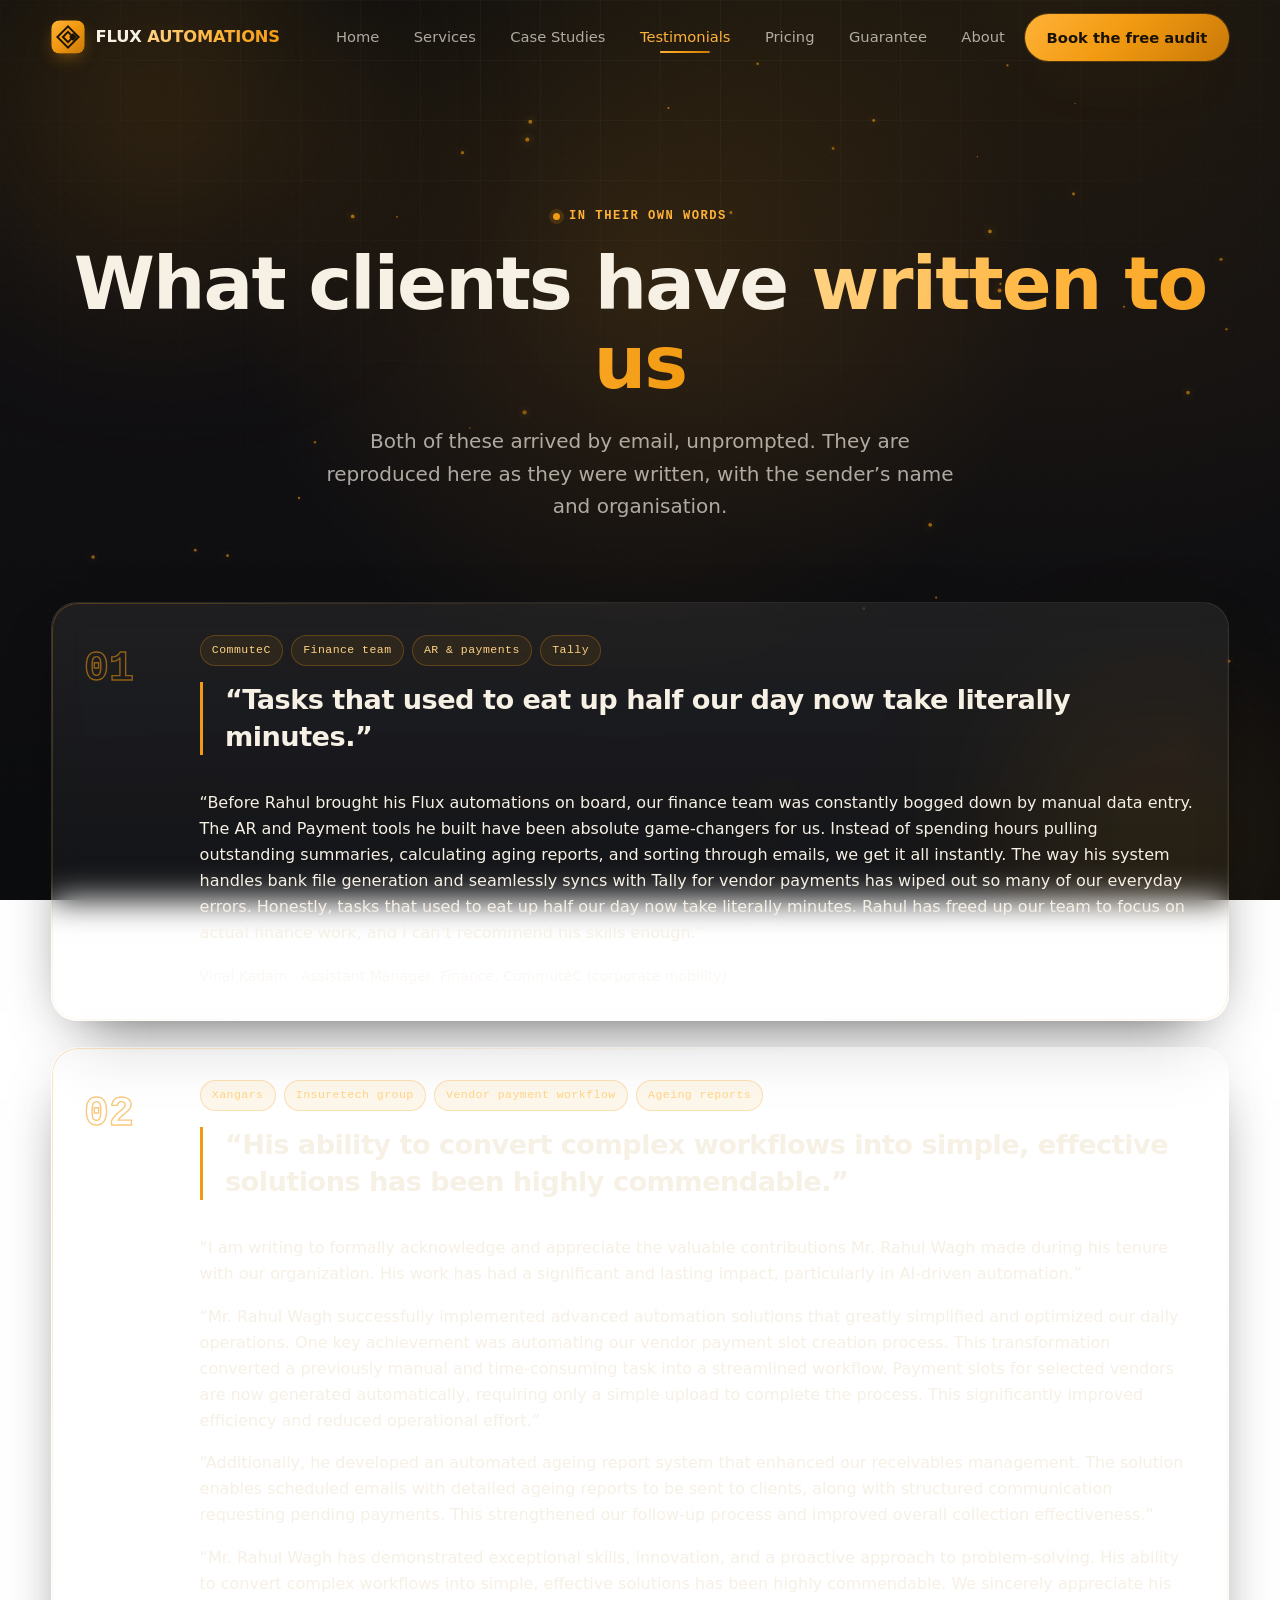
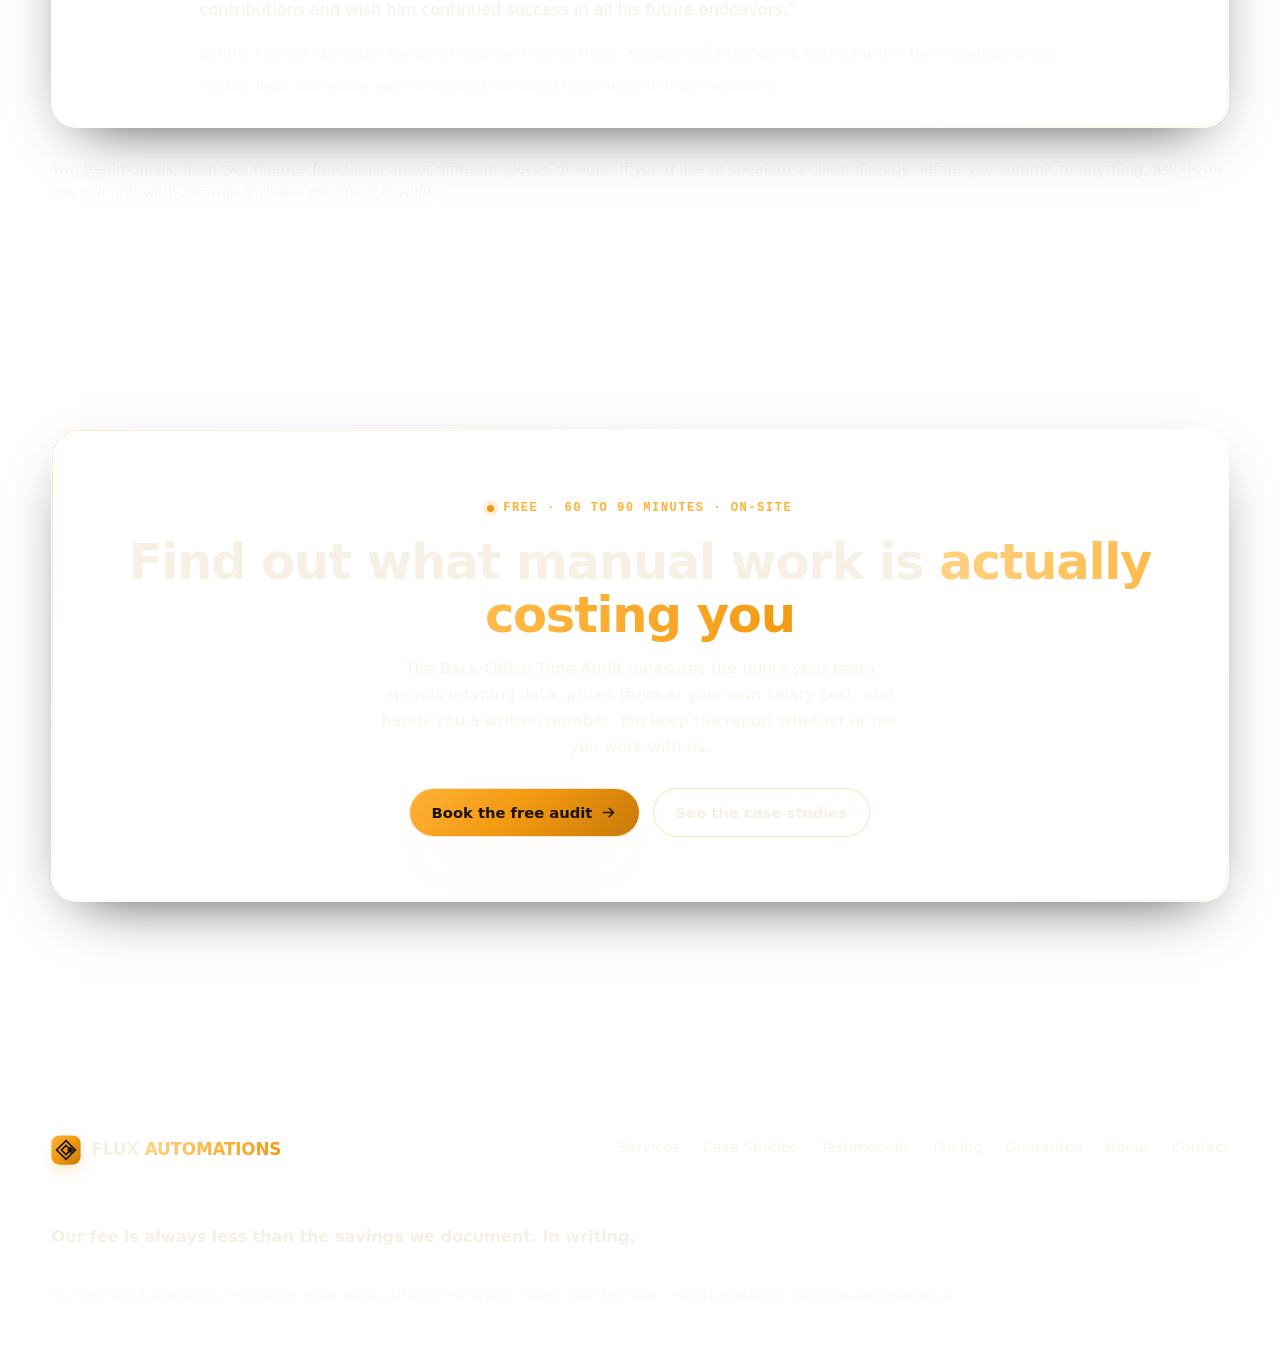
<file: testimonials.html>
<!DOCTYPE html>
<html lang="en">
<head>
<meta charset="UTF-8">
<meta name="viewport" content="width=device-width, initial-scale=1.0">
<title>Testimonials: what clients have written | Flux Automations</title>
<meta name="description" content="Unedited testimonials sent to Flux Automations by finance teams in Navi Mumbai and Mumbai, reproduced from the emails they arrived in.">
<meta name="theme-color" content="#0c0d0f">
<meta property="og:type" content="website">
<meta property="og:title" content="Testimonials | Flux Automations">
<meta property="og:description" content="Unedited testimonials sent to Flux Automations by finance teams, reproduced from the emails they arrived in.">
<meta property="og:image" content="assets/logo.png">
<meta name="twitter:card" content="summary_large_image">
<link rel="icon" type="image/png" href="assets/logo.png">
<link rel="stylesheet" href="assets/styles.css">
</head>
<body>
<svg width="0" height="0" style="position:absolute" aria-hidden="true">
  <defs>
    <linearGradient id="fluxGrad" x1="0%" y1="0%" x2="100%" y2="100%">
      <stop offset="0%" stop-color="#ffb238"/>
      <stop offset="45%" stop-color="#f29a11"/>
      <stop offset="100%" stop-color="#c97908"/>
    </linearGradient>
  </defs>
</svg>
<a class="skip-link" href="#main">Skip to content</a>

<div id="preloader" aria-hidden="true">
  <svg class="pre-mark" viewBox="0 0 160 160" role="img" aria-label="Flux loading">
    <path d="M80 12 L148 80 L80 148 L12 80 Z"></path>
    <path d="M80 44 L116 80 L80 116 L44 80 Z"></path>
    <path d="M116 62 L134 80 L116 98 L98 80 Z"></path>
  </svg>
</div>

<div class="bg-fx" aria-hidden="true">
  <div class="bg-grid"></div>
  <div class="bg-blob b1"></div>
  <div class="bg-blob b2"></div>
  <div class="bg-noise"></div>
</div>
<canvas id="embers" aria-hidden="true"></canvas>

<header class="nav">
  <div class="nav-inner">
    <a class="brand" href="index.html" aria-label="Flux Automations home">
      <svg class="mark-svg" viewBox="0 0 160 160" role="img" aria-label="Flux Automations mark">
        <rect x="2" y="2" width="156" height="156" rx="34" fill="url(#fluxGrad)"></rect>
        <g fill="none" stroke="#1a1205" stroke-width="9" stroke-linejoin="miter">
          <path d="M80 30 L130 80 L80 130 L30 80 Z"></path>
          <path d="M80 56 L104 80 L80 104 L56 80 Z"></path>
          <path d="M104 68 L116 80 L104 92 L92 80 Z"></path>
        </g>
      </svg>
      <span class="bn">FLUX <b>AUTOMATIONS</b></span>
    </a>
    <button class="nav-toggle" aria-label="Toggle menu" aria-expanded="false">
      <span></span><span></span><span></span>
    </button>
    <nav class="nav-links" aria-label="Primary">
      <a class="nl" href="index.html">Home</a>
      <a class="nl" href="services.html">Services</a>
      <a class="nl" href="work.html">Case Studies</a>
      <a class="nl" href="testimonials.html">Testimonials</a>
      <a class="nl" href="pricing.html">Pricing</a>
      <a class="nl" href="guarantee.html">Guarantee</a>
      <a class="nl" href="about.html">About</a>
      <a class="btn btn-primary" data-magnetic href="contact.html">Book the free audit</a>
    </nav>
  </div>
</header>

<main id="main">
  <section class="page-hero">
    <div class="container">
      <span class="eyebrow" data-reveal>In their own words</span>
      <h1 data-reveal>What clients have <span class="grad-text">written to us</span></h1>
      <p class="lede" data-reveal>Both of these arrived by email, unprompted. They are reproduced here as they were written, with the sender&rsquo;s name and organisation.</p>
    </div>
  </section>

  <section class="section" style="padding-top:1rem">
    <div class="container">
      <div class="work-list">

        <article class="glass tilt work-card" data-reveal>
          <span class="spot"></span>
          <div class="idx">01</div>
          <div>
            <div class="work-tags"><span class="chip">CommuteC</span><span class="chip">Finance team</span><span class="chip">AR &amp; payments</span><span class="chip">Tally</span></div>
            <p class="guarantee-quote" style="margin-top:0">&ldquo;Tasks that used to eat up half our day now take literally minutes.&rdquo;</p>
            <p style="color:var(--cream)">&ldquo;Before Rahul brought his Flux automations on board, our finance team was constantly bogged down by manual data entry. The AR and Payment tools he built have been absolute game-changers for us. Instead of spending hours pulling outstanding summaries, calculating aging reports, and sorting through emails, we get it all instantly. The way his system handles bank file generation and seamlessly syncs with Tally for vendor payments has wiped out so many of our everyday errors. Honestly, tasks that used to eat up half our day now take literally minutes. Rahul has freed up our team to focus on actual finance work, and I can&rsquo;t recommend his skills enough.&rdquo;</p>
            <p style="margin-top:1.2rem;font-size:.88rem;color:var(--cream-faint)">Vinal Kadam &middot; Assistant Manager, Finance, CommuteC (corporate mobility)</p>
          </div>
        </article>

        <article class="glass tilt work-card" data-reveal>
          <span class="spot"></span>
          <div class="idx">02</div>
          <div>
            <div class="work-tags"><span class="chip">Xangars</span><span class="chip">Insuretech group</span><span class="chip">Vendor payment workflow</span><span class="chip">Ageing reports</span></div>
            <p class="guarantee-quote" style="margin-top:0">&ldquo;His ability to convert complex workflows into simple, effective solutions has been highly commendable.&rdquo;</p>
            <p style="color:var(--cream)">&ldquo;I am writing to formally acknowledge and appreciate the valuable contributions Mr. Rahul Wagh made during his tenure with our organization. His work has had a significant and lasting impact, particularly in AI-driven automation.&rdquo;</p>
            <p style="color:var(--cream);margin-top:1.05rem">&ldquo;Mr. Rahul Wagh successfully implemented advanced automation solutions that greatly simplified and optimized our daily operations. One key achievement was automating our vendor payment slot creation process. This transformation converted a previously manual and time-consuming task into a streamlined workflow. Payment slots for selected vendors are now generated automatically, requiring only a simple upload to complete the process. This significantly improved efficiency and reduced operational effort.&rdquo;</p>
            <p style="color:var(--cream);margin-top:1.05rem">&ldquo;Additionally, he developed an automated ageing report system that enhanced our receivables management. The solution enables scheduled emails with detailed ageing reports to be sent to clients, along with structured communication requesting pending payments. This strengthened our follow-up process and improved overall collection effectiveness.&rdquo;</p>
            <p style="color:var(--cream);margin-top:1.05rem">&ldquo;Mr. Rahul Wagh has demonstrated exceptional skills, innovation, and a proactive approach to problem-solving. His ability to convert complex workflows into simple, effective solutions has been highly commendable. We sincerely appreciate his contributions and wish him continued success in all his future endeavors.&rdquo;</p>
            <p style="margin-top:1.2rem;font-size:.88rem;color:var(--cream-faint)">Saritha Poshala &middot; Director, Xangars Malaysia; Finance Head, Xangars India (Xangam). Both sit within the Insuretech group.</p>
            <p style="margin-top:.6rem;font-size:.82rem;color:var(--cream-faint)">Written about automation work Rahul delivered during his tenure with the organisation.</p>
          </div>
        </article>

      </div>

      <p class="step-note">Two testimonials, from two finance functions, about different pieces of work. If you&rsquo;d like to speak to a client directly before you commit to anything, ask us on the call and we&rsquo;ll arrange it where the client is willing.</p>
    </div>
  </section>

<section class="section">
  <div class="container">
    <div class="glass tilt cta-strip" data-reveal>
      <span class="spot"></span>
      <span class="eyebrow">Free &middot; 60 to 90 minutes &middot; on-site</span>
      <h2>Find out what manual work is <span class="grad-text">actually costing you</span></h2>
      <p>The Back-Office Time Audit measures the hours your team spends retyping data, prices them at your own salary cost, and hands you a written number. You keep the report whether or not you work with us.</p>
      <div class="cta-row">
        <a class="btn btn-primary" data-magnetic href="contact.html">Book the free audit <svg viewBox="0 0 24 24" fill="none" stroke="currentColor" stroke-width="2.2" stroke-linecap="round" stroke-linejoin="round"><path d="M5 12h14M13 6l6 6-6 6"/></svg></a>
        <a class="btn btn-ghost" data-magnetic href="work.html">See the case studies</a>
      </div>
    </div>
  </div>
</section>

</main>

<footer class="footer">
  <div class="container">
    <div class="footer-grid">
      <a class="brand" href="index.html">
        <svg class="mark-svg" viewBox="0 0 160 160" role="img" aria-label="Flux Automations mark">
        <rect x="2" y="2" width="156" height="156" rx="34" fill="url(#fluxGrad)"></rect>
        <g fill="none" stroke="#1a1205" stroke-width="9" stroke-linejoin="miter">
          <path d="M80 30 L130 80 L80 130 L30 80 Z"></path>
          <path d="M80 56 L104 80 L80 104 L56 80 Z"></path>
          <path d="M104 68 L116 80 L104 92 L92 80 Z"></path>
        </g>
      </svg>
        <span class="bn">FLUX <b>AUTOMATIONS</b></span>
      </a>
      <nav class="footer-links" aria-label="Footer">
        <a href="services.html">Services</a>
        <a href="work.html">Case Studies</a>
        <a href="testimonials.html">Testimonials</a>
        <a href="pricing.html">Pricing</a>
        <a href="guarantee.html">Guarantee</a>
        <a href="about.html">About</a>
        <a href="contact.html">Contact</a>
      </nav>
    </div>
    <p class="footer-mantra">Our fee is always less than the savings we document. In writing.</p>
    <p class="footer-copy">&copy; 2026 Flux Automations. Proprietor: Rahul Wagh. All rights reserved. &middot; Nerul, Navi Mumbai &middot; <a href="tel:+919136945821">+91 9136945821</a> &middot; <a href="mailto:info@fluxautomations.in">info@fluxautomations.in</a></p>
  </div>
</footer>

<div class="stickybar">
  <a class="sb-btn sb-wa" href="https://wa.me/919136945821?text=I%27d%20like%20to%20book%20the%20free%20Back-Office%20Time%20Audit."><svg viewBox="0 0 24 24" fill="none" stroke="currentColor" stroke-width="2" stroke-linecap="round" stroke-linejoin="round"><path d="M21 11.5a8.5 8.5 0 0 1-12.6 7.4L3 20.5l1.7-5.2A8.5 8.5 0 1 1 21 11.5Z"/></svg> WhatsApp</a>
  <a class="sb-btn sb-call" href="tel:+919136945821"><svg viewBox="0 0 24 24" fill="none" stroke="currentColor" stroke-width="2" stroke-linecap="round" stroke-linejoin="round"><path d="M22 16.9v3a2 2 0 0 1-2.2 2 19.8 19.8 0 0 1-8.6-3.1 19.5 19.5 0 0 1-6-6A19.8 19.8 0 0 1 2.1 4.2 2 2 0 0 1 4.1 2h3a2 2 0 0 1 2 1.7c.1 1 .4 1.9.7 2.8a2 2 0 0 1-.5 2.1L8.1 9.9a16 16 0 0 0 6 6l1.3-1.2a2 2 0 0 1 2.1-.5c.9.3 1.8.6 2.8.7a2 2 0 0 1 1.7 2Z"/></svg> Call</a>
</div>

<script src="assets/app.js"></script>
</body>
</html>
</file>
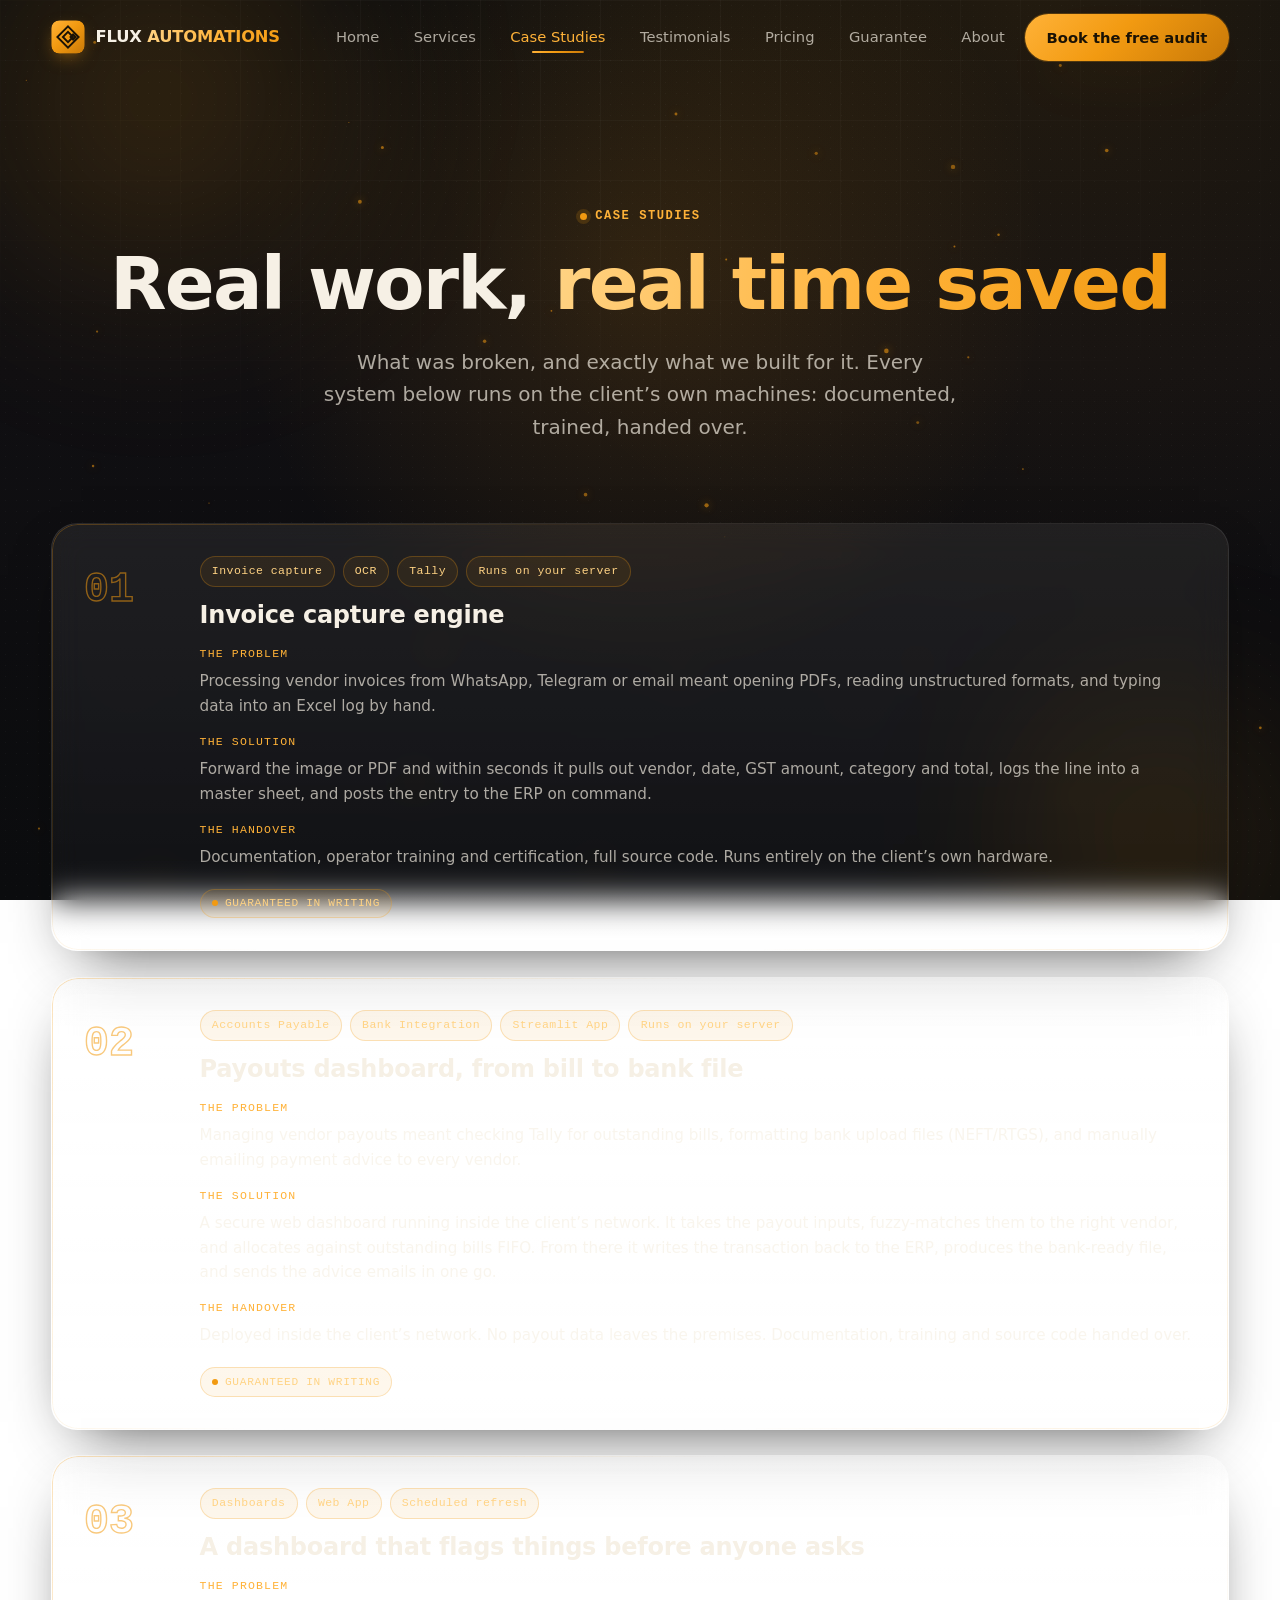
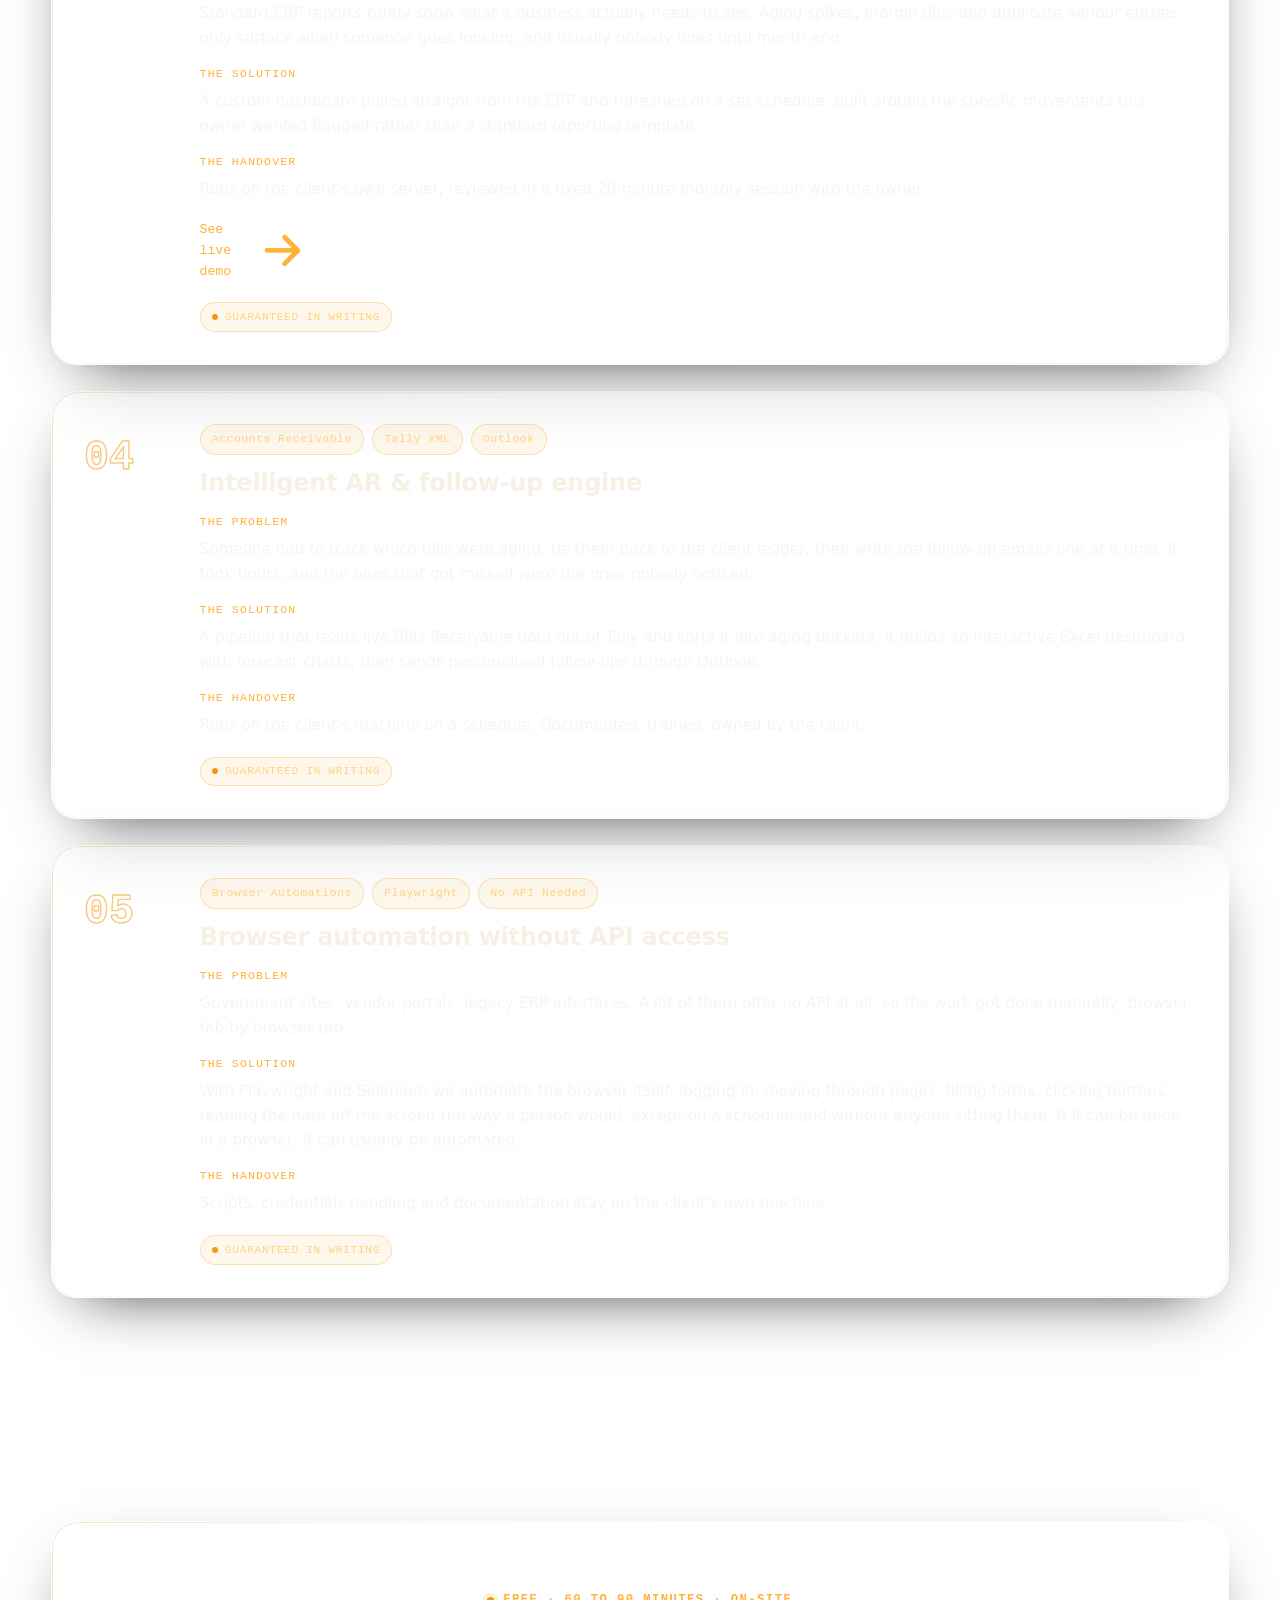
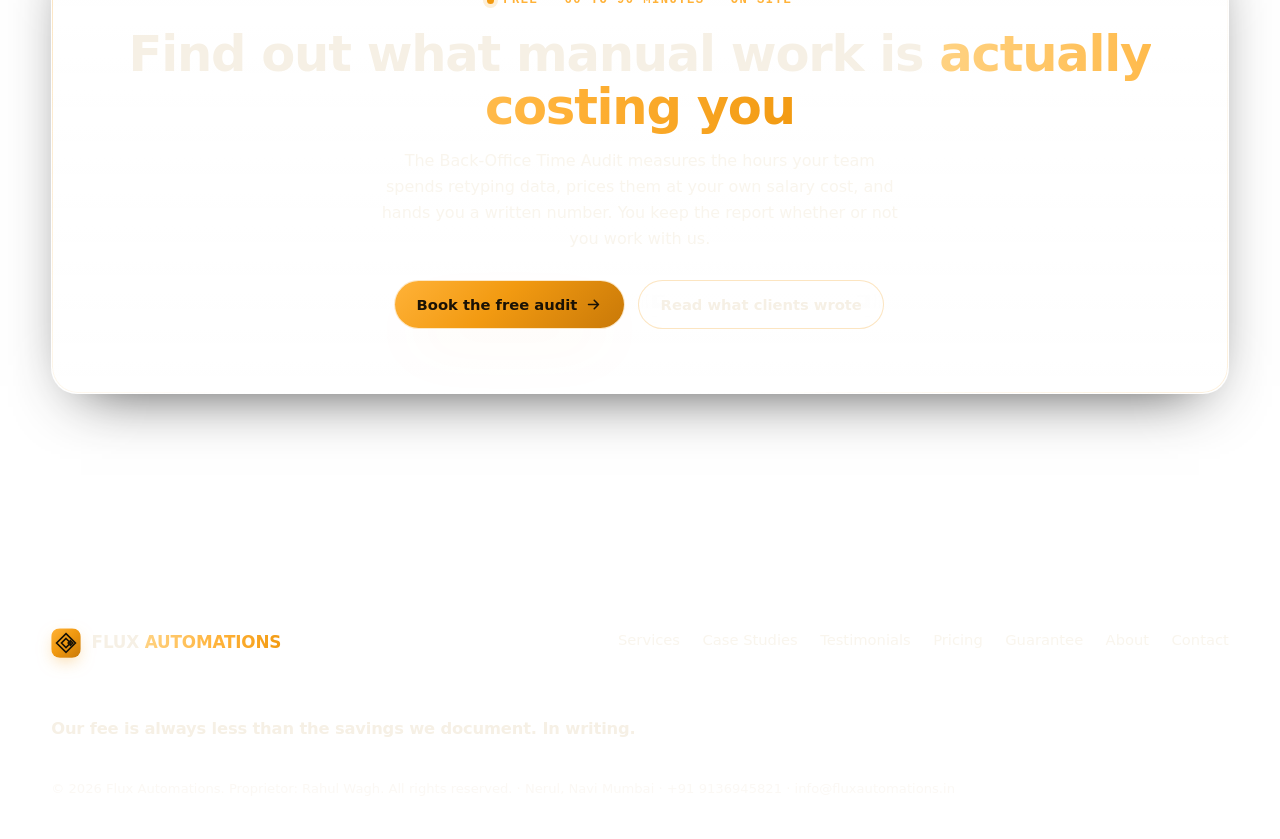
<file: work.html>
<!DOCTYPE html>
<html lang="en">
<head>
<meta charset="UTF-8">
<meta name="viewport" content="width=device-width, initial-scale=1.0">
<title>Case studies: hours and rupees recovered | Flux Automations</title>
<meta name="description" content="Invoice capture, payouts and dashboards built for Navi Mumbai SMEs. Running on their own machines, documented, trained, handed over.">
<meta name="theme-color" content="#0c0d0f">
<meta property="og:type" content="website">
<meta property="og:title" content="Case studies | Flux Automations">
<meta property="og:description" content="Invoice capture, payouts and dashboards built for Navi Mumbai SMEs. Running on their own machines.">
<meta property="og:image" content="assets/logo.png">
<meta name="twitter:card" content="summary_large_image">
<link rel="icon" type="image/png" href="assets/logo.png">
<link rel="stylesheet" href="assets/styles.css">
</head>
<body>
<svg width="0" height="0" style="position:absolute" aria-hidden="true">
  <defs>
    <linearGradient id="fluxGrad" x1="0%" y1="0%" x2="100%" y2="100%">
      <stop offset="0%" stop-color="#ffb238"/>
      <stop offset="45%" stop-color="#f29a11"/>
      <stop offset="100%" stop-color="#c97908"/>
    </linearGradient>
  </defs>
</svg>
<a class="skip-link" href="#main">Skip to content</a>

<div id="preloader" aria-hidden="true">
  <svg class="pre-mark" viewBox="0 0 160 160" role="img" aria-label="Flux loading">
    <path d="M80 12 L148 80 L80 148 L12 80 Z"></path>
    <path d="M80 44 L116 80 L80 116 L44 80 Z"></path>
    <path d="M116 62 L134 80 L116 98 L98 80 Z"></path>
  </svg>
</div>

<div class="bg-fx" aria-hidden="true">
  <div class="bg-grid"></div>
  <div class="bg-blob b1"></div>
  <div class="bg-blob b2"></div>
  <div class="bg-noise"></div>
</div>
<canvas id="embers" aria-hidden="true"></canvas>

<header class="nav">
  <div class="nav-inner">
    <a class="brand" href="index.html" aria-label="Flux Automations home">
      <svg class="mark-svg" viewBox="0 0 160 160" role="img" aria-label="Flux Automations mark">
        <rect x="2" y="2" width="156" height="156" rx="34" fill="url(#fluxGrad)"></rect>
        <g fill="none" stroke="#1a1205" stroke-width="9" stroke-linejoin="miter">
          <path d="M80 30 L130 80 L80 130 L30 80 Z"></path>
          <path d="M80 56 L104 80 L80 104 L56 80 Z"></path>
          <path d="M104 68 L116 80 L104 92 L92 80 Z"></path>
        </g>
      </svg>
      <span class="bn">FLUX <b>AUTOMATIONS</b></span>
    </a>
    <button class="nav-toggle" aria-label="Toggle menu" aria-expanded="false">
      <span></span><span></span><span></span>
    </button>
    <nav class="nav-links" aria-label="Primary">
      <a class="nl" href="index.html">Home</a>
      <a class="nl" href="services.html">Services</a>
      <a class="nl" href="work.html">Case Studies</a>
      <a class="nl" href="testimonials.html">Testimonials</a>
      <a class="nl" href="pricing.html">Pricing</a>
      <a class="nl" href="guarantee.html">Guarantee</a>
      <a class="nl" href="about.html">About</a>
      <a class="btn btn-primary" data-magnetic href="contact.html">Book the free audit</a>
    </nav>
  </div>
</header>

<main id="main">
  <section class="page-hero">
    <div class="container">
      <span class="eyebrow" data-reveal>Case studies</span>
      <h1 data-reveal>Real work, <span class="grad-text">real time saved</span></h1>
      <p class="lede" data-reveal>What was broken, and exactly what we built for it. Every system below runs on the client&rsquo;s own machines: documented, trained, handed over.</p>
    </div>
  </section>

  <section class="section" style="padding-top:1rem">
    <div class="container">
      <div class="work-list">

        <article class="glass tilt work-card" data-reveal>
          <span class="spot"></span>
          <div class="idx">01</div>
          <div>
            <div class="work-tags"><span class="chip">Invoice capture</span><span class="chip">OCR</span><span class="chip">Tally</span><span class="chip">Runs on your server</span></div>
            <h3>Invoice capture engine</h3>
            <div class="work-block"><span class="k">The problem</span><p>Processing vendor invoices from WhatsApp, Telegram or email meant opening PDFs, reading unstructured formats, and typing data into an Excel log by hand.</p></div>
            <div class="work-block"><span class="k">The solution</span><p>Forward the image or PDF and within seconds it pulls out vendor, date, GST amount, category and total, logs the line into a master sheet, and posts the entry to the ERP on command.</p></div>
            <div class="work-block"><span class="k">The handover</span><p>Documentation, operator training and certification, full source code. Runs entirely on the client&rsquo;s own hardware.</p></div>
            <span class="badge-guar" style="margin-top:1.2rem">Guaranteed in writing</span>
          </div>
        </article>

        <article class="glass tilt work-card" data-reveal>
          <span class="spot"></span>
          <div class="idx">02</div>
          <div>
            <div class="work-tags"><span class="chip">Accounts Payable</span><span class="chip">Bank Integration</span><span class="chip">Streamlit App</span><span class="chip">Runs on your server</span></div>
            <h3>Payouts dashboard, from bill to bank file</h3>
            <div class="work-block"><span class="k">The problem</span><p>Managing vendor payouts meant checking Tally for outstanding bills, formatting bank upload files (NEFT/RTGS), and manually emailing payment advice to every vendor.</p></div>
            <div class="work-block"><span class="k">The solution</span><p>A secure web dashboard running inside the client&rsquo;s network. It takes the payout inputs, fuzzy-matches them to the right vendor, and allocates against outstanding bills FIFO. From there it writes the transaction back to the ERP, produces the bank-ready file, and sends the advice emails in one go.</p></div>
            <div class="work-block"><span class="k">The handover</span><p>Deployed inside the client&rsquo;s network. No payout data leaves the premises. Documentation, training and source code handed over.</p></div>
            <span class="badge-guar" style="margin-top:1.2rem">Guaranteed in writing</span>
          </div>
        </article>

        <article class="glass tilt work-card" data-reveal>
          <span class="spot"></span>
          <div class="idx">03</div>
          <div>
            <div class="work-tags"><span class="chip">Dashboards</span><span class="chip">Web App</span><span class="chip">Scheduled refresh</span></div>
            <h3>A dashboard that flags things before anyone asks</h3>
            <div class="work-block"><span class="k">The problem</span><p>Standard ERP reports rarely show what a business actually needs to see. Aging spikes, margin dips and duplicate vendor entries only surface when someone goes looking, and usually nobody does until month-end.</p></div>
            <div class="work-block"><span class="k">The solution</span><p>A custom dashboard pulled straight from the ERP and refreshed on a set schedule, built around the specific movements this owner wanted flagged rather than a standard reporting template.</p></div>
            <div class="work-block"><span class="k">The handover</span><p>Runs on the client&rsquo;s own server, reviewed in a fixed 20-minute monthly session with the owner.</p></div>
            <a class="demo" href="dashboarddemo.html">See live demo <svg viewBox="0 0 24 24" fill="none" stroke="currentColor" stroke-width="2.2" stroke-linecap="round" stroke-linejoin="round"><path d="M5 12h14M13 6l6 6-6 6"/></svg></a>
            <br><span class="badge-guar" style="margin-top:1.2rem">Guaranteed in writing</span>
          </div>
        </article>

        <article class="glass tilt work-card" data-reveal>
          <span class="spot"></span>
          <div class="idx">04</div>
          <div>
            <div class="work-tags"><span class="chip">Accounts Receivable</span><span class="chip">Tally XML</span><span class="chip">Outlook</span></div>
            <h3>Intelligent AR &amp; follow-up engine</h3>
            <div class="work-block"><span class="k">The problem</span><p>Someone had to track which bills were aging, tie them back to the client ledger, then write the follow-up emails one at a time. It took hours, and the ones that got missed were the ones nobody noticed.</p></div>
            <div class="work-block"><span class="k">The solution</span><p>A pipeline that reads live Bills Receivable data out of Tally and sorts it into aging buckets. It builds an interactive Excel dashboard with forecast charts, then sends personalised follow-ups through Outlook.</p></div>
            <div class="work-block"><span class="k">The handover</span><p>Runs on the client&rsquo;s machine on a schedule. Documented, trained, owned by the client.</p></div>
            <span class="badge-guar" style="margin-top:1.2rem">Guaranteed in writing</span>
          </div>
        </article>

        <article class="glass tilt work-card" data-reveal>
          <span class="spot"></span>
          <div class="idx">05</div>
          <div>
            <div class="work-tags"><span class="chip">Browser Automations</span><span class="chip">Playwright</span><span class="chip">No API Needed</span></div>
            <h3>Browser automation without API access</h3>
            <div class="work-block"><span class="k">The problem</span><p>Government sites, vendor portals, legacy ERP interfaces. A lot of them offer no API at all, so the work got done manually, browser tab by browser tab.</p></div>
            <div class="work-block"><span class="k">The solution</span><p>With Playwright and Selenium we automate the browser itself: logging in, moving through pages, filling forms, clicking buttons, reading the data off the screen the way a person would, except on a schedule and without anyone sitting there. If it can be done in a browser, it can usually be automated.</p></div>
            <div class="work-block"><span class="k">The handover</span><p>Scripts, credentials handling and documentation stay on the client&rsquo;s own machine.</p></div>
            <span class="badge-guar" style="margin-top:1.2rem">Guaranteed in writing</span>
          </div>
        </article>

      </div>
    </div>
  </section>

<section class="section">
  <div class="container">
    <div class="glass tilt cta-strip" data-reveal>
      <span class="spot"></span>
      <span class="eyebrow">Free &middot; 60 to 90 minutes &middot; on-site</span>
      <h2>Find out what manual work is <span class="grad-text">actually costing you</span></h2>
      <p>The Back-Office Time Audit measures the hours your team spends retyping data, prices them at your own salary cost, and hands you a written number. You keep the report whether or not you work with us.</p>
      <div class="cta-row">
        <a class="btn btn-primary" data-magnetic href="contact.html">Book the free audit <svg viewBox="0 0 24 24" fill="none" stroke="currentColor" stroke-width="2.2" stroke-linecap="round" stroke-linejoin="round"><path d="M5 12h14M13 6l6 6-6 6"/></svg></a>
        <a class="btn btn-ghost" data-magnetic href="testimonials.html">Read what clients wrote</a>
      </div>
    </div>
  </div>
</section>

</main>

<footer class="footer">
  <div class="container">
    <div class="footer-grid">
      <a class="brand" href="index.html">
        <svg class="mark-svg" viewBox="0 0 160 160" role="img" aria-label="Flux Automations mark">
        <rect x="2" y="2" width="156" height="156" rx="34" fill="url(#fluxGrad)"></rect>
        <g fill="none" stroke="#1a1205" stroke-width="9" stroke-linejoin="miter">
          <path d="M80 30 L130 80 L80 130 L30 80 Z"></path>
          <path d="M80 56 L104 80 L80 104 L56 80 Z"></path>
          <path d="M104 68 L116 80 L104 92 L92 80 Z"></path>
        </g>
      </svg>
        <span class="bn">FLUX <b>AUTOMATIONS</b></span>
      </a>
      <nav class="footer-links" aria-label="Footer">
        <a href="services.html">Services</a>
        <a href="work.html">Case Studies</a>
        <a href="testimonials.html">Testimonials</a>
        <a href="pricing.html">Pricing</a>
        <a href="guarantee.html">Guarantee</a>
        <a href="about.html">About</a>
        <a href="contact.html">Contact</a>
      </nav>
    </div>
    <p class="footer-mantra">Our fee is always less than the savings we document. In writing.</p>
    <p class="footer-copy">&copy; 2026 Flux Automations. Proprietor: Rahul Wagh. All rights reserved. &middot; Nerul, Navi Mumbai &middot; <a href="tel:+919136945821">+91 9136945821</a> &middot; <a href="mailto:info@fluxautomations.in">info@fluxautomations.in</a></p>
  </div>
</footer>

<div class="stickybar">
  <a class="sb-btn sb-wa" href="https://wa.me/919136945821?text=I%27d%20like%20to%20book%20the%20free%20Back-Office%20Time%20Audit."><svg viewBox="0 0 24 24" fill="none" stroke="currentColor" stroke-width="2" stroke-linecap="round" stroke-linejoin="round"><path d="M21 11.5a8.5 8.5 0 0 1-12.6 7.4L3 20.5l1.7-5.2A8.5 8.5 0 1 1 21 11.5Z"/></svg> WhatsApp</a>
  <a class="sb-btn sb-call" href="tel:+919136945821"><svg viewBox="0 0 24 24" fill="none" stroke="currentColor" stroke-width="2" stroke-linecap="round" stroke-linejoin="round"><path d="M22 16.9v3a2 2 0 0 1-2.2 2 19.8 19.8 0 0 1-8.6-3.1 19.5 19.5 0 0 1-6-6A19.8 19.8 0 0 1 2.1 4.2 2 2 0 0 1 4.1 2h3a2 2 0 0 1 2 1.7c.1 1 .4 1.9.7 2.8a2 2 0 0 1-.5 2.1L8.1 9.9a16 16 0 0 0 6 6l1.3-1.2a2 2 0 0 1 2.1-.5c.9.3 1.8.6 2.8.7a2 2 0 0 1 1.7 2Z"/></svg> Call</a>
</div>

<script src="assets/app.js"></script>
</body>
</html>
</file>
<file: assets/styles.css>
/* ============================================================
   FLUX AUTOMATIONS — shared design system
   Palette: strictly logo-led (amber #f29a11 + charcoal #2f3138 + cream)
   No frameworks, no external deps. Vanilla + composited animation only.
   ============================================================ */

:root {
  /* ink / charcoal stack */
  --ink-0: #0c0d0f;
  --ink-1: #131417;
  --ink-2: #1a1c20;
  --ink-3: #23262b;
  --charcoal: #2f3138;

  /* cream text */
  --cream: #f6f0e5;
  --cream-dim: rgba(246, 240, 229, 0.68);
  --cream-faint: rgba(246, 240, 229, 0.44);

  /* amber — the brand spine */
  --amber: #f29a11;
  --amber-bright: #ffb238;
  --amber-soft: #ffd384;
  --amber-deep: #c97908;
  --amber-ink: #1a1205;

  /* glass */
  --glass: rgba(255, 255, 255, 0.055);
  --glass-2: rgba(255, 255, 255, 0.085);
  --glass-3: rgba(255, 255, 255, 0.12);
  --glass-amber: rgba(242, 154, 17, 0.08);
  --border: rgba(255, 255, 255, 0.09);
  --border-amber: rgba(242, 154, 17, 0.26);
  --border-amber-hot: rgba(242, 154, 17, 0.55);

  /* gradients */
  --grad-amber: linear-gradient(135deg, var(--amber-bright) 0%, var(--amber) 45%, var(--amber-deep) 100%);
  --grad-text: linear-gradient(100deg, var(--amber-soft) 0%, var(--amber-bright) 55%, var(--amber) 100%);
  --grad-panel: linear-gradient(180deg, rgba(255, 255, 255, 0.07), rgba(255, 255, 255, 0.015));

  /* radii */
  --r-sm: 10px;
  --r-md: 18px;
  --r-lg: 26px;
  --r-xl: 36px;
  --r-pill: 999px;

  /* shadow */
  --sh-card: 0 22px 60px -30px rgba(0, 0, 0, 0.85);
  --sh-amber: 0 0 0 1px rgba(242, 154, 17, 0.22), 0 26px 60px -22px rgba(242, 154, 17, 0.4);
  --sh-glow: 0 0 40px rgba(242, 154, 17, 0.35);

  --ease: cubic-bezier(.16, 1, .3, 1);
  --ease-soft: cubic-bezier(.33, 1, .68, 1);

  --font-display: "SF Pro Display", "Segoe UI Variable", "Segoe UI", system-ui, Roboto, Helvetica, Arial, sans-serif;
  --font-body: system-ui, "Segoe UI", Roboto, Helvetica, Arial, sans-serif;
  --font-mono: "SF Mono", "Cascadia Code", "Roboto Mono", Consolas, monospace;

  --mx: 50vw;
  --my: 30vh;
  --scroll: 0;
}

*, *::before, *::after { box-sizing: border-box; margin: 0; padding: 0; }

html { scroll-behavior: smooth; }

body {
  min-height: 100dvh;
  font-family: var(--font-body);
  color: var(--cream);
  line-height: 1.62;
  -webkit-font-smoothing: antialiased;
  -moz-osx-font-smoothing: grayscale;
  overflow-x: hidden;
  cursor: none;
  background:
    radial-gradient(680px circle at var(--mx) var(--my), rgba(242, 154, 17, 0.13), transparent 60%),
    radial-gradient(1200px circle at 82% -4%, rgba(242, 154, 17, 0.10), transparent 55%),
    linear-gradient(180deg, var(--ink-0) 0%, #100f12 40%, var(--ink-0) 100%);
  background-attachment: fixed;
}

img { max-width: 100%; display: block; }
a { color: inherit; text-decoration: none; }
ul { list-style: none; }
button { font: inherit; cursor: none; border: none; background: none; color: inherit; }

:focus-visible { outline: 2px solid var(--amber); outline-offset: 3px; border-radius: 6px; }

@media (hover: none), (pointer: coarse) {
  body, button, a { cursor: auto; }
}

::selection { background: rgba(242, 154, 17, 0.32); color: #fff; }

/* ---------- background field ---------- */
.bg-fx { position: fixed; inset: 0; z-index: -2; overflow: hidden; pointer-events: none; }
.bg-grid {
  position: absolute; inset: 0;
  background-image:
    linear-gradient(rgba(255, 255, 255, 0.028) 1px, transparent 1px),
    linear-gradient(90deg, rgba(255, 255, 255, 0.028) 1px, transparent 1px);
  background-size: 60px 60px;
  -webkit-mask-image: radial-gradient(ellipse 90% 70% at 50% 4%, #000 14%, transparent 80%);
  mask-image: radial-gradient(ellipse 90% 70% at 50% 4%, #000 14%, transparent 80%);
}
.bg-noise {
  position: absolute; inset: 0; opacity: 0.06; mix-blend-mode: soft-light;
  background-image: radial-gradient(rgba(255, 255, 255, 0.6) 0.6px, transparent 0.7px);
  background-size: 11px 11px;
}
.bg-blob {
  position: absolute; border-radius: 50%; filter: blur(80px); opacity: 0.5;
  background: radial-gradient(circle, rgba(242, 154, 17, 0.4), transparent 70%);
  transform: translateY(calc(var(--scroll) * -60px));
}
.bg-blob.b1 { width: 560px; height: 560px; top: -180px; left: -120px; }
.bg-blob.b2 { width: 440px; height: 440px; bottom: -160px; right: -100px; opacity: 0.35; }

/* embers canvas */
#embers { position: fixed; inset: 0; z-index: -1; pointer-events: none; }

/* ---------- custom cursor ---------- */
.cursor-dot, .cursor-ring {
  position: fixed; top: 0; left: 0; pointer-events: none; z-index: 9999;
  opacity: 0; will-change: transform;
  transition: opacity .25s var(--ease), width .25s var(--ease), height .25s var(--ease),
              border-color .25s var(--ease), background .25s var(--ease);
}
.cursor-dot {
  width: 8px; height: 8px; margin: -4px 0 0 -4px; border-radius: 50%;
  background: var(--amber-soft); box-shadow: 0 0 16px rgba(242, 154, 17, 0.9);
}
.cursor-ring {
  width: 42px; height: 42px; margin: -21px 0 0 -21px; border-radius: 50%;
  border: 1px solid rgba(242, 154, 17, 0.45);
  background: radial-gradient(circle, rgba(242, 154, 17, 0.1), transparent 70%);
  backdrop-filter: blur(2px);
}
.cursor-on .cursor-dot, .cursor-on .cursor-ring { opacity: 1; }
.cursor-hover .cursor-ring {
  width: 68px; height: 68px; margin: -34px 0 0 -34px;
  border-color: var(--border-amber-hot);
  background: radial-gradient(circle, rgba(242, 154, 17, 0.18), transparent 70%);
}
.cursor-press .cursor-ring { width: 34px; height: 34px; margin: -17px 0 0 -17px; }

/* ---------- preloader ---------- */
#preloader {
  position: fixed; inset: 0; z-index: 10000; display: grid; place-items: center;
  background: var(--ink-0); transition: opacity .7s var(--ease), visibility .7s;
}
#preloader.done { opacity: 0; visibility: hidden; }
.pre-mark { width: 96px; height: 96px; }
.pre-mark path { fill: none; stroke: var(--amber); stroke-width: 7; stroke-linejoin: miter;
  stroke-dasharray: 600; stroke-dashoffset: 600; animation: draw 1.4s var(--ease) forwards; }
.pre-mark path:nth-child(2) { animation-delay: .18s; }
.pre-mark path:nth-child(3) { animation-delay: .34s; }
@keyframes draw { to { stroke-dashoffset: 0; } }

/* ---------- skip link ---------- */
.skip-link {
  position: absolute; left: -999px; top: 0; z-index: 10001;
  background: var(--amber); color: var(--amber-ink); padding: .7rem 1.2rem;
  border-radius: 0 0 8px 0; font-weight: 800;
}
.skip-link:focus { left: 0; }

/* ---------- nav ---------- */
.nav {
  position: fixed; top: 0; left: 0; right: 0; z-index: 900;
  transition: transform .45s var(--ease), background .4s var(--ease), backdrop-filter .4s var(--ease), border-color .4s;
  border-bottom: 1px solid transparent;
}
.nav.scrolled {
  background: rgba(12, 13, 15, 0.62);
  backdrop-filter: blur(18px) saturate(140%);
  -webkit-backdrop-filter: blur(18px) saturate(140%);
  border-bottom-color: var(--border);
}
.nav.hide { transform: translateY(-110%); }
.nav-inner {
  width: 92%; max-width: 1200px; margin: 0 auto;
  height: 74px; display: flex; align-items: center; justify-content: space-between;
}
.brand { display: flex; align-items: center; gap: .65rem; font-family: var(--font-display); font-weight: 800; letter-spacing: -.01em; }
.brand .mark-svg { width: 34px; height: 34px; border-radius: 9px; box-shadow: 0 6px 18px -6px rgba(242, 154, 17, .6); flex: 0 0 auto; }
.footer .brand .mark-svg { width: 30px; height: 30px; }
.brand .bn { font-size: 1.02rem; }
.brand .bn b { background: var(--grad-text); -webkit-background-clip: text; background-clip: text; color: transparent; }
.nav-links { display: flex; align-items: center; gap: .35rem; }
.nav-links a.nl {
  position: relative; padding: .5rem .9rem; border-radius: var(--r-pill);
  font-size: .92rem; color: var(--cream-dim); font-weight: 500;
  transition: color .25s var(--ease), background .25s var(--ease);
}
.nav-links a.nl::after {
  content: ""; position: absolute; left: 50%; bottom: 4px; width: 0; height: 2px;
  background: var(--grad-amber); border-radius: 2px; transform: translateX(-50%);
  transition: width .3s var(--ease);
}
.nav-links a.nl:hover { color: var(--cream); }
.nav-links a.nl:hover::after, .nav-links a.nl.active::after { width: 42%; }
.nav-links a.nl.active { color: var(--amber-bright); }

.btn {
  display: inline-flex; align-items: center; justify-content: center; gap: .5rem;
  font-weight: 700; border-radius: var(--r-pill); padding: .72rem 1.35rem;
  font-size: .92rem; position: relative; will-change: transform;
  transition: transform .25s var(--ease), box-shadow .3s var(--ease), background .3s var(--ease);
}
.btn-primary { background: var(--grad-amber); color: var(--amber-ink); box-shadow: var(--sh-amber); }
.btn-primary:hover { box-shadow: 0 0 0 1px rgba(242, 154, 17, .4), 0 30px 70px -20px rgba(242, 154, 17, .65); }
.btn-ghost { background: var(--glass); border: 1px solid var(--border-amber); color: var(--cream);
  backdrop-filter: blur(10px); -webkit-backdrop-filter: blur(10px); }
.btn-ghost:hover { background: var(--glass-2); border-color: var(--border-amber-hot); }
.btn svg { width: 17px; height: 17px; }

.nav-toggle { display: none; width: 44px; height: 44px; border-radius: 12px;
  border: 1px solid var(--border); background: var(--glass); position: relative; }
.nav-toggle span { position: absolute; left: 11px; right: 11px; height: 2px; background: var(--cream);
  border-radius: 2px; transition: transform .3s var(--ease), opacity .3s var(--ease); }
.nav-toggle span:nth-child(1) { top: 15px; }
.nav-toggle span:nth-child(2) { top: 21px; }
.nav-toggle span:nth-child(3) { top: 27px; }
.nav-toggle.open span:nth-child(1) { transform: translateY(6px) rotate(45deg); }
.nav-toggle.open span:nth-child(2) { opacity: 0; }
.nav-toggle.open span:nth-child(3) { transform: translateY(-6px) rotate(-45deg); }

/* ---------- layout helpers ---------- */
.container { width: 92%; max-width: 1200px; margin: 0 auto; }
.section { position: relative; padding: 7rem 0; }
main { padding-top: 74px; }

.eyebrow {
  display: inline-flex; align-items: center; gap: .55rem; font-family: var(--font-mono);
  font-size: .76rem; font-weight: 600; letter-spacing: .12em; text-transform: uppercase;
  color: var(--amber-bright); margin-bottom: 1.1rem;
}
.eyebrow::before { content: ""; width: 7px; height: 7px; border-radius: 50%;
  background: var(--amber); box-shadow: 0 0 0 4px rgba(242, 154, 17, .16); }

h1, h2, h3, h4 { font-family: var(--font-display); line-height: 1.08; font-weight: 800; letter-spacing: -.025em; }
h1 { font-size: clamp(2.6rem, 6vw, 5rem); }
h2 { font-size: clamp(2rem, 4vw, 3.1rem); }
h3 { font-size: 1.3rem; font-weight: 700; letter-spacing: -.01em; }
p { color: var(--cream-dim); }
.grad-text { background: var(--grad-text); -webkit-background-clip: text; background-clip: text; color: transparent; }
.lede { font-size: clamp(1.05rem, 1.6vw, 1.25rem); color: var(--cream-dim); max-width: 640px; }
.section-head { max-width: 680px; margin-bottom: 3.5rem; }
.section-head.center { margin: 0 auto 3.5rem; text-align: center; }

/* ---------- glass card ---------- */
.glass {
  position: relative; background: var(--grad-panel); border: 1px solid var(--border);
  border-radius: var(--r-lg); backdrop-filter: blur(16px) saturate(130%);
  -webkit-backdrop-filter: blur(16px) saturate(130%); box-shadow: var(--sh-card);
  overflow: hidden;
}
.glass::before {
  content: ""; position: absolute; inset: 0; border-radius: inherit; padding: 1px; pointer-events: none;
  background: linear-gradient(135deg, rgba(242, 154, 17, .35), transparent 40%, transparent 70%, rgba(242, 154, 17, .18));
  -webkit-mask: linear-gradient(#000 0 0) content-box, linear-gradient(#000 0 0);
  -webkit-mask-composite: xor; mask-composite: exclude; opacity: .8;
}
/* spotlight that follows cursor inside card */
.glass .spot {
  position: absolute; inset: 0; border-radius: inherit; opacity: 0; pointer-events: none;
  background: radial-gradient(360px circle at var(--lx, 50%) var(--ly, 50%), rgba(242, 154, 17, .16), transparent 60%);
  transition: opacity .4s var(--ease);
}
.glass:hover .spot { opacity: 1; }

/* tilt wrapper */
.tilt { transform-style: preserve-3d; transition: transform .4s var(--ease); will-change: transform; }

/* ---------- reveal ---------- */
[data-reveal] { opacity: 0; transform: translateY(26px); transition: opacity .8s var(--ease), transform .8s var(--ease); }
[data-reveal].in { opacity: 1; transform: none; }
[data-reveal][data-delay="1"] { transition-delay: .08s; }
[data-reveal][data-delay="2"] { transition-delay: .16s; }
[data-reveal][data-delay="3"] { transition-delay: .24s; }
[data-reveal][data-delay="4"] { transition-delay: .32s; }

/* ---------- footer ---------- */
.footer { border-top: 1px solid var(--border); padding: 3.5rem 0 2.5rem; margin-top: 4rem; position: relative; }
.footer-grid { display: flex; flex-wrap: wrap; gap: 2rem; justify-content: space-between; align-items: flex-start; }
.footer .brand .bn { font-size: 1.05rem; }
.footer-links { display: flex; flex-wrap: wrap; gap: 1.4rem; }
.footer-links a { color: var(--cream-dim); font-size: .92rem; transition: color .25s; }
.footer-links a:hover { color: var(--amber-bright); }
.footer-copy { margin-top: 2.2rem; color: var(--cream-faint); font-size: .82rem; }

/* ---------- chips ---------- */
.chip { display: inline-flex; align-items: center; gap: .4rem; font-family: var(--font-mono);
  font-size: .72rem; letter-spacing: .04em; padding: .32rem .7rem; border-radius: var(--r-pill);
  background: var(--glass-amber); border: 1px solid var(--border-amber); color: var(--amber-soft); }

/* ---------- page hero (inner pages) ---------- */
.page-hero { padding: 8rem 0 4rem; text-align: center; }
.page-hero h1 { font-size: clamp(2.6rem, 7vw, 4.6rem); }
.page-hero .lede { margin: 1.4rem auto 0; }

/* ---------- responsive ---------- */
@media (max-width: 860px) {
  .nav-toggle { display: block; }
  .nav-links {
    position: fixed; inset: 74px 0 auto 0; flex-direction: column; gap: .25rem;
    padding: 1.2rem 6%; background: rgba(12, 13, 15, 0.95);
    backdrop-filter: blur(20px); -webkit-backdrop-filter: blur(20px);
    border-bottom: 1px solid var(--border);
    transform: translateY(-12px); opacity: 0; pointer-events: none;
    transition: transform .35s var(--ease), opacity .35s var(--ease);
  }
  .nav-links.open { transform: none; opacity: 1; pointer-events: auto; }
  .nav-links a.nl { width: 100%; padding: .85rem 1rem; }
  .nav-links .btn { width: 100%; margin-top: .5rem; }
  .section { padding: 4.5rem 0; }
}

@media (prefers-reduced-motion: reduce) {
  *, *::before, *::after { animation-duration: .01ms !important; animation-iteration-count: 1 !important;
    transition-duration: .01ms !important; scroll-behavior: auto !important; }
  [data-reveal] { opacity: 1; transform: none; }
}

/* ============================================================
   PAGE-SPECIFIC BLOCKS
   ============================================================ */

/* ---------- HOME hero ---------- */
.hero { position: relative; padding: 9.5rem 0 5rem; }
.hero-grid { display: grid; grid-template-columns: 1.05fr .95fr; gap: 3.5rem; align-items: center; }
.hero h1 .line { display: block; overflow: hidden; }
.hero h1 .line > span { display: block; transform: translateY(105%); animation: rise .9s var(--ease) forwards; }
.hero h1 .line:nth-child(2) > span { animation-delay: .12s; }
.hero h1 .line:nth-child(3) > span { animation-delay: .24s; }
@keyframes rise { to { transform: none; } }
.hero .lede { margin: 1.6rem 0 2.2rem; }
.hero-cta { display: flex; flex-wrap: wrap; gap: .9rem; align-items: center; }
.hero-note { margin-top: 1.6rem; font-size: .86rem; color: var(--cream-faint); display: flex; align-items: center; gap: .5rem; }
.hero-note::before { content: ""; width: 6px; height: 6px; border-radius: 50%; background: #36d07a; box-shadow: 0 0 10px #36d07a; }

/* pipeline panel */
.pipe { padding: 1.6rem; }
.pipe-top { display: flex; align-items: center; justify-content: space-between; margin-bottom: 1.3rem; }
.pipe-top .dotrow { display: flex; gap: .4rem; }
.pipe-top .dotrow i { width: 11px; height: 11px; border-radius: 50%; display: block; background: var(--ink-3); }
.pipe-top .dotrow i:first-child { background: var(--amber); }
.pipe-live { font-family: var(--font-mono); font-size: .74rem; color: var(--amber-soft); display: flex; align-items: center; gap: .4rem; }
.pipe-live::before { content: ""; width: 7px; height: 7px; border-radius: 50%; background: var(--amber); box-shadow: 0 0 8px var(--amber); animation: pulse 1.6s infinite; }
@keyframes pulse { 0%, 100% { opacity: 1; } 50% { opacity: .3; } }
.pipe-flow { display: flex; flex-direction: column; gap: .7rem; }
.pipe-row { display: flex; gap: .7rem; }
.pipe-node { flex: 1; display: flex; align-items: center; gap: .6rem; padding: .7rem .85rem; border-radius: var(--r-md);
  background: var(--glass); border: 1px solid var(--border); font-size: .85rem; }
.pipe-node .ic { width: 30px; height: 30px; border-radius: 9px; display: grid; place-items: center; background: var(--glass-amber); color: var(--amber-bright); flex: 0 0 auto; }
.pipe-engine { text-align: center; padding: .85rem; border-radius: var(--r-md); background: var(--grad-amber); color: var(--amber-ink); font-weight: 800; font-family: var(--font-mono); letter-spacing: .05em; box-shadow: var(--sh-glow); }
.pipe-stats { display: flex; gap: .7rem; margin-top: .3rem; }
.pipe-stat { flex: 1; text-align: center; padding: .7rem; border-radius: var(--r-md); background: var(--glass); border: 1px solid var(--border); }
.pipe-stat b { display: block; font-size: 1.25rem; font-family: var(--font-display); color: var(--amber-bright); }
.pipe-stat span { font-size: .72rem; color: var(--cream-faint); }

/* stat band */
.stats-band { display: grid; grid-template-columns: repeat(4, 1fr); gap: 1.2rem; }
.stat-card { padding: 1.8rem 1.4rem; text-align: center; }
.stat-card .num { font-family: var(--font-display); font-size: clamp(2rem, 4vw, 2.8rem); font-weight: 800; color: var(--amber-bright); }
.stat-card .lbl { color: var(--cream-dim); font-size: .9rem; margin-top: .3rem; }

/* services grid */
.svc-grid { display: grid; grid-template-columns: repeat(auto-fit, minmax(280px, 1fr)); gap: 1.4rem; }
.svc-card { padding: 1.8rem; }
.svc-ic { width: 52px; height: 52px; border-radius: 14px; display: grid; place-items: center;
  background: var(--glass-amber); border: 1px solid var(--border-amber); color: var(--amber-bright); margin-bottom: 1.1rem; }
.svc-ic svg { width: 26px; height: 26px; }
.svc-card h3 { margin-bottom: .55rem; }
.svc-card p { font-size: .95rem; }
.svc-card .more { display: inline-flex; align-items: center; gap: .4rem; margin-top: 1.1rem;
  font-family: var(--font-mono); font-size: .8rem; color: var(--amber-bright); }
.svc-card .more svg { width: 15px; height: 15px; transition: transform .3s var(--ease); }
.svc-card:hover .more svg { transform: translateX(4px); }

/* work / case studies */
.work-list { display: flex; flex-direction: column; gap: 1.6rem; }
.work-card { display: grid; grid-template-columns: 90px 1fr; gap: 1.6rem; padding: 2rem; }
.work-card .idx { font-family: var(--font-mono); font-size: 2.6rem; font-weight: 800; color: transparent;
  -webkit-text-stroke: 1.4px var(--border-amber-hot); }
.work-tags { display: flex; flex-wrap: wrap; gap: .5rem; margin-bottom: 1rem; }
.work-card h3 { font-size: 1.5rem; margin-bottom: 1rem; }
.work-block { margin-top: .9rem; }
.work-block .k { font-family: var(--font-mono); font-size: .72rem; letter-spacing: .1em; text-transform: uppercase; color: var(--amber-bright); display: block; margin-bottom: .35rem; }
.work-block p { font-size: .95rem; }
.work-card .demo { display: inline-flex; align-items: center; gap: .45rem; margin-top: 1.1rem; color: var(--amber-bright); font-family: var(--font-mono); font-size: .82rem; }

/* about */
.about-grid { display: grid; grid-template-columns: .85fr 1.15fr; gap: 3rem; align-items: center; }
.founder { padding: 2.2rem; text-align: center; }
.founder .avatar { width: 92px; height: 92px; border-radius: 50%; margin: 0 auto 1.1rem; display: grid; place-items: center;
  background: var(--grad-amber); color: var(--amber-ink); font-family: var(--font-display); font-weight: 800; font-size: 2rem; box-shadow: var(--sh-glow); }
.founder .quote { font-size: 1.15rem; font-style: italic; color: var(--cream); margin: 1rem 0; line-height: 1.5; }
.founder .who { color: var(--cream-faint); font-size: .9rem; }
.about-body p + p { margin-top: 1.1rem; }
.about-pills { display: flex; flex-wrap: wrap; gap: .6rem; margin-top: 1.6rem; }

/* contact */
.contact-grid { display: grid; grid-template-columns: 1fr 1fr; gap: 2.4rem; }
.field { margin-bottom: 1.1rem; }
.field label { display: block; font-size: .82rem; font-family: var(--font-mono); letter-spacing: .05em;
  text-transform: uppercase; color: var(--cream-dim); margin-bottom: .5rem; }
.field input, .field textarea {
  width: 100%; padding: .9rem 1rem; border-radius: var(--r-md); color: var(--cream);
  background: rgba(255, 255, 255, 0.04); border: 1px solid var(--border); font: inherit;
  transition: border-color .25s var(--ease), background .25s var(--ease); cursor: none;
}
.field input:focus, .field textarea:focus { outline: none; border-color: var(--border-amber-hot); background: rgba(255, 255, 255, 0.06); }
.field textarea { min-height: 130px; resize: vertical; }
.contact-card { padding: 2.2rem; }
.contact-line { display: flex; align-items: center; gap: .9rem; padding: 1rem 0; border-bottom: 1px solid var(--border); }
.contact-line:last-child { border-bottom: none; }
.contact-line .ic { width: 44px; height: 44px; border-radius: 12px; display: grid; place-items: center;
  background: var(--glass-amber); border: 1px solid var(--border-amber); color: var(--amber-bright); flex: 0 0 auto; }
.contact-line .ic svg { width: 20px; height: 20px; }
.contact-line .ct b { display: block; }
.contact-line .ct span { color: var(--cream-faint); font-size: .85rem; }

/* testimonials — blank state */
.empty-stage { min-height: 52vh; display: grid; place-items: center; text-align: center; }
.empty-card { padding: 3.5rem 2.6rem; max-width: 560px; }
.empty-orb { width: 96px; height: 96px; margin: 0 auto 1.6rem; border-radius: 50%; position: relative; display: grid; place-items: center;
  background: var(--glass-amber); border: 1px solid var(--border-amber); }
.empty-orb::after { content: ""; position: absolute; inset: -8px; border-radius: 50%; border: 1px dashed var(--border-amber);
  animation: spin 14s linear infinite; }
@keyframes spin { to { transform: rotate(360deg); } }
.empty-orb svg { width: 40px; height: 40px; color: var(--amber-bright); }
.testi-skeleton { display: grid; grid-template-columns: repeat(auto-fit, minmax(260px, 1fr)); gap: 1.4rem; margin-top: 3rem; }
.skel { padding: 1.6rem; opacity: .55; }
.skel .bar { height: 11px; border-radius: 6px; background: var(--glass-3); margin-bottom: .7rem; }
.skel .bar.w70 { width: 70%; } .skel .bar.w90 { width: 90%; } .skel .bar.w50 { width: 50%; }
.skel .who { display: flex; align-items: center; gap: .7rem; margin-top: 1.4rem; }
.skel .who i { width: 38px; height: 38px; border-radius: 50%; background: var(--glass-3); display: block; }

/* CTA strip */
.cta-strip { text-align: center; padding: 4rem 2rem; }
.cta-strip h2 { margin-bottom: .8rem; }
.cta-strip p { max-width: 520px; margin: 0 auto 1.8rem; }

@media (max-width: 940px) {
  .hero-grid, .about-grid, .contact-grid { grid-template-columns: 1fr; }
  .stats-band { grid-template-columns: repeat(2, 1fr); }
  .work-card { grid-template-columns: 1fr; gap: .8rem; }
}

/* ============================================================
   POSITIONING BUILD — blocks added for the marketing-plan rewrite
   ============================================================ */

/* hero headline sizing — 3 clipped lines must never wrap */
.hero h1 { font-size: clamp(1.6rem, 5.4vw, 2.9rem); }
@media (max-width: 520px) { .hero h1 .line { overflow: visible; } }

/* shared multi-button row */
.cta-row { display: flex; flex-wrap: wrap; gap: .9rem; align-items: center; }
.cta-strip .cta-row { justify-content: center; }

/* footer mantra */
.footer-mantra {
  margin-top: 2rem; padding-top: 1.6rem; border-top: 1px solid var(--border);
  font-family: var(--font-display); font-weight: 700; letter-spacing: -.01em;
  color: var(--cream); font-size: 1.02rem;
}
.footer-copy a { color: var(--cream-faint); border-bottom: 1px solid var(--border); }
.footer-copy a:hover { color: var(--amber-bright); }

/* ---------- two-column narrative split ---------- */
.split { display: grid; grid-template-columns: 1fr 1fr; gap: 3rem; align-items: start; }
.split.narrow { grid-template-columns: .9fr 1.1fr; }
.split > .col > p + p { margin-top: 1.05rem; }

/* ---------- the bleed / stakes list ---------- */
.stake-list { display: flex; flex-direction: column; gap: .8rem; margin-top: 1.6rem; }
.stake {
  display: flex; gap: .85rem; align-items: flex-start; padding: 1rem 1.2rem;
  border-radius: var(--r-md); background: var(--glass); border: 1px solid var(--border);
  color: var(--cream-dim); font-size: .96rem;
}
.stake::before {
  content: ""; flex: 0 0 auto; width: 7px; height: 7px; margin-top: .55rem;
  border-radius: 50%; background: var(--amber); opacity: .75;
}

/* ---------- guarantee band ---------- */
.guarantee-band { padding: 3rem 2.6rem; }
.guarantee-quote {
  font-family: var(--font-display); font-size: clamp(1.2rem, 2.4vw, 1.7rem);
  font-weight: 700; line-height: 1.35; letter-spacing: -.02em; color: var(--cream);
  border-left: 3px solid var(--amber); padding-left: 1.4rem; margin: 1.6rem 0 2.2rem;
}
.guarantee-steps { display: grid; grid-template-columns: repeat(auto-fit, minmax(210px, 1fr)); gap: 1.2rem; }
.gstep { padding: 1.3rem; border-radius: var(--r-md); background: var(--glass); border: 1px solid var(--border); }
.gstep b { display: block; font-family: var(--font-mono); font-size: .74rem; letter-spacing: .1em;
  text-transform: uppercase; color: var(--amber-bright); margin-bottom: .5rem; }
.gstep span { color: var(--cream-dim); font-size: .92rem; }

/* small guarantee badge */
.badge-guar {
  display: inline-flex; align-items: center; gap: .45rem; font-family: var(--font-mono);
  font-size: .7rem; letter-spacing: .06em; text-transform: uppercase;
  padding: .3rem .7rem; border-radius: var(--r-pill);
  background: var(--glass-amber); border: 1px solid var(--border-amber); color: var(--amber-soft);
}
.badge-guar::before { content: ""; width: 6px; height: 6px; border-radius: 50%; background: var(--amber); }

/* ---------- 3-step process ---------- */
.steps { display: grid; grid-template-columns: repeat(3, 1fr); gap: 1.4rem; }
.step { padding: 2rem 1.7rem; }
.step .n { font-family: var(--font-mono); font-size: 2.4rem; font-weight: 800; color: transparent;
  -webkit-text-stroke: 1.4px var(--border-amber-hot); line-height: 1; margin-bottom: 1rem; }
.step h3 { margin-bottom: .6rem; }
.step p { font-size: .95rem; }
.step p + p { margin-top: .7rem; }
.step-note { margin-top: 1.8rem; font-size: .92rem; color: var(--cream-faint); }

/* ---------- pricing tiers ---------- */
.tier-grid { display: grid; grid-template-columns: repeat(3, 1fr); gap: 1.4rem; align-items: stretch; }
.tier { padding: 2rem 1.7rem; display: flex; flex-direction: column; }
.tier.target { border-color: var(--border-amber-hot); box-shadow: var(--sh-amber); }
.tier .tag { font-family: var(--font-mono); font-size: .72rem; letter-spacing: .12em;
  text-transform: uppercase; color: var(--amber-bright); }
.tier .price { font-family: var(--font-display); font-size: 2.1rem; font-weight: 800;
  letter-spacing: -.03em; margin: .5rem 0 1.2rem; }
.tier ul { display: flex; flex-direction: column; gap: .6rem; margin-bottom: 1.4rem; }
.tier li { position: relative; padding-left: 1.35rem; color: var(--cream-dim); font-size: .93rem; }
.tier li::before { content: ""; position: absolute; left: 0; top: .62em; width: 6px; height: 6px;
  border-radius: 50%; background: var(--amber); opacity: .8; }
.tier .btn { margin-top: auto; }
.rung { padding: 1.7rem; }
.rung h3 { margin-bottom: .4rem; }
.rung .price-inline { font-family: var(--font-mono); color: var(--amber-bright); font-size: .95rem; display: block; margin-bottom: .7rem; }
.rung p { font-size: .95rem; }
.rung-grid { display: grid; grid-template-columns: repeat(auto-fit, minmax(280px, 1fr)); gap: 1.4rem; }

/* included / plain lists */
.tick-list { display: grid; grid-template-columns: repeat(auto-fit, minmax(240px, 1fr)); gap: .8rem; }
.tick-list li { position: relative; padding-left: 1.7rem; color: var(--cream-dim); font-size: .96rem; }
.tick-list li::before {
  content: ""; position: absolute; left: 0; top: .35em; width: 15px; height: 9px;
  border-left: 2px solid var(--amber); border-bottom: 2px solid var(--amber);
  transform: rotate(-45deg);
}

/* ---------- FAQ ---------- */
.faq { display: flex; flex-direction: column; gap: .8rem; max-width: 860px; }
.faq-item { border-radius: var(--r-md); background: var(--glass); border: 1px solid var(--border); overflow: hidden; }
.faq-item summary {
  list-style: none; cursor: none; padding: 1.15rem 3rem 1.15rem 1.3rem; position: relative;
  font-family: var(--font-display); font-weight: 700; letter-spacing: -.01em; font-size: 1.02rem;
}
.faq-item summary::-webkit-details-marker { display: none; }
.faq-item summary::after {
  content: ""; position: absolute; right: 1.3rem; top: 50%; width: 10px; height: 10px;
  border-right: 2px solid var(--amber); border-bottom: 2px solid var(--amber);
  transform: translateY(-70%) rotate(45deg); transition: transform .3s var(--ease);
}
.faq-item[open] summary::after { transform: translateY(-30%) rotate(-135deg); }
.faq-item p { padding: 0 1.3rem 1.3rem; font-size: .96rem; }
@media (hover: none), (pointer: coarse) { .faq-item summary { cursor: pointer; } }

/* ---------- contact actions (WhatsApp / call first) ---------- */
.contact-actions { display: grid; gap: .9rem; margin-bottom: 1.6rem; }
.big-action {
  display: flex; align-items: center; gap: 1rem; padding: 1.1rem 1.3rem;
  border-radius: var(--r-md); background: var(--glass); border: 1px solid var(--border-amber);
  transition: border-color .25s var(--ease), background .25s var(--ease);
}
.big-action:hover { border-color: var(--border-amber-hot); background: var(--glass-2); }
.big-action .ic { width: 44px; height: 44px; border-radius: 12px; display: grid; place-items: center;
  background: var(--glass-amber); color: var(--amber-bright); flex: 0 0 auto; }
.big-action .ic svg { width: 21px; height: 21px; }
.big-action b { display: block; font-family: var(--font-display); letter-spacing: -.01em; }
.big-action span { color: var(--cream-faint); font-size: .85rem; }
.form-divider { font-family: var(--font-mono); font-size: .78rem; letter-spacing: .08em;
  text-transform: uppercase; color: var(--cream-faint); margin: 1.6rem 0 1.2rem; }
.field select {
  width: 100%; padding: .9rem 1rem; border-radius: var(--r-md); color: var(--cream);
  background: rgba(255, 255, 255, 0.04); border: 1px solid var(--border); font: inherit; cursor: none;
}
.field select:focus { outline: none; border-color: var(--border-amber-hot); }
.field select option { background: var(--ink-2); color: var(--cream); }
.field-row { display: grid; grid-template-columns: 1fr 1fr; gap: 1rem; }
.form-status { margin-top: 1rem; font-size: .92rem; color: var(--amber-soft); min-height: 1.4em; }
.form-done { display: none; }
.form-done.show { display: block; }

/* ---------- sticky mobile contact bar ---------- */
.stickybar { display: none; }
@media (max-width: 860px) {
  .stickybar {
    display: grid; grid-template-columns: 1fr 1fr; gap: .6rem;
    position: fixed; left: 0; right: 0; bottom: 0; z-index: 880; padding: .7rem 4% calc(.7rem + env(safe-area-inset-bottom));
    background: rgba(12, 13, 15, .88); backdrop-filter: blur(16px); -webkit-backdrop-filter: blur(16px);
    border-top: 1px solid var(--border);
  }
  .sb-btn {
    display: flex; align-items: center; justify-content: center; gap: .5rem;
    padding: .85rem; border-radius: var(--r-pill); font-weight: 700; font-size: .92rem;
  }
  .sb-btn svg { width: 18px; height: 18px; }
  .sb-wa { background: var(--grad-amber); color: var(--amber-ink); }
  .sb-call { background: var(--glass); border: 1px solid var(--border-amber); color: var(--cream); }
  body { padding-bottom: 4.6rem; }
}

/* ---------- long-form prose (guarantee / pricing pages) ---------- */
.prose { max-width: 780px; }
.prose h2 { font-size: clamp(1.6rem, 3vw, 2.2rem); margin: 2.8rem 0 1rem; }
.prose h3 { margin: 2rem 0 .7rem; }
.prose p { margin-bottom: 1.05rem; }
.prose ul { display: flex; flex-direction: column; gap: .6rem; margin-bottom: 1.4rem; }
.prose ul li { position: relative; padding-left: 1.35rem; color: var(--cream-dim); }
.prose ul li::before { content: ""; position: absolute; left: 0; top: .68em; width: 6px; height: 6px;
  border-radius: 50%; background: var(--amber); opacity: .8; }
.callout { padding: 1.5rem 1.7rem; border-radius: var(--r-md); background: var(--glass-amber);
  border: 1px solid var(--border-amber); margin: 2rem 0; }
.callout p { color: var(--cream); margin: 0; }

/* ---------- manual work score ---------- */
.score-wrap { max-width: 640px; margin: 0 auto; }
.score-card { padding: 2.4rem; }
.score-progress { height: 4px; border-radius: 4px; background: var(--glass-3); overflow: hidden; margin-bottom: 1.8rem; }
.score-progress i { display: block; height: 100%; width: 0; background: var(--grad-amber); transition: width .4s var(--ease); }
.score-q { font-family: var(--font-mono); font-size: .76rem; letter-spacing: .1em; text-transform: uppercase; color: var(--amber-bright); }
.score-card h2 { font-size: clamp(1.4rem, 3vw, 1.9rem); margin: .6rem 0 1.6rem; }
.score-opts { display: flex; flex-direction: column; gap: .7rem; }
.score-opt {
  text-align: left; width: 100%; padding: 1rem 1.2rem; border-radius: var(--r-md);
  background: var(--glass); border: 1px solid var(--border); color: var(--cream);
  transition: border-color .2s var(--ease), background .2s var(--ease);
}
.score-opt:hover { border-color: var(--border-amber-hot); background: var(--glass-2); }
.score-nav { display: flex; justify-content: space-between; align-items: center; margin-top: 1.6rem; }
.score-back { font-family: var(--font-mono); font-size: .82rem; color: var(--cream-faint); }
.score-result { display: none; text-align: center; }
.score-result.show { display: block; }
.score-num { font-family: var(--font-display); font-size: clamp(3.4rem, 9vw, 5.4rem); font-weight: 800;
  color: var(--amber-bright); line-height: 1; }
.score-band { font-family: var(--font-mono); letter-spacing: .1em; text-transform: uppercase;
  font-size: .8rem; color: var(--cream-dim); margin-top: .6rem; }
.score-money { font-family: var(--font-display); font-size: clamp(1.5rem, 4vw, 2.2rem); font-weight: 800;
  margin: 1.8rem 0 .4rem; letter-spacing: -.02em; }

@media (max-width: 940px) {
  .split, .split.narrow, .steps, .tier-grid { grid-template-columns: 1fr; }
  .field-row { grid-template-columns: 1fr; }
  .guarantee-band { padding: 2.2rem 1.5rem; }
}
</file>
